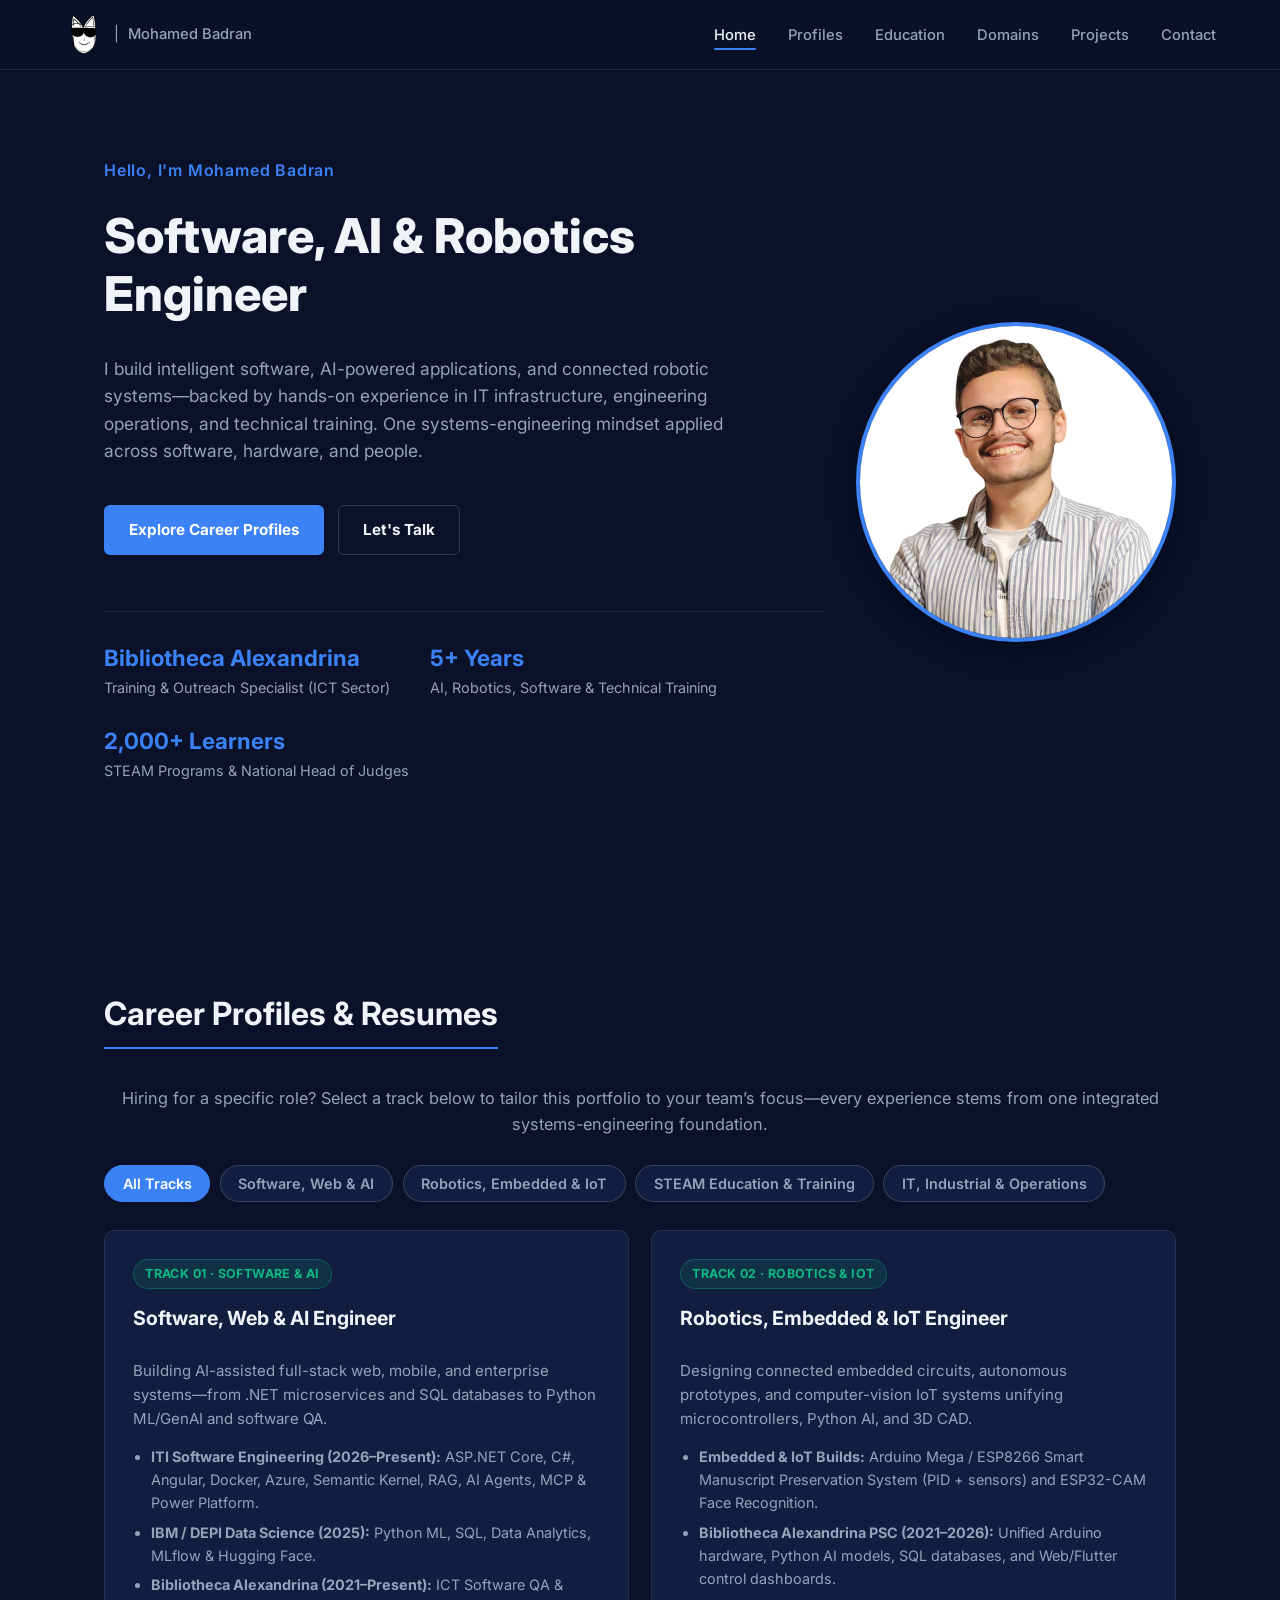
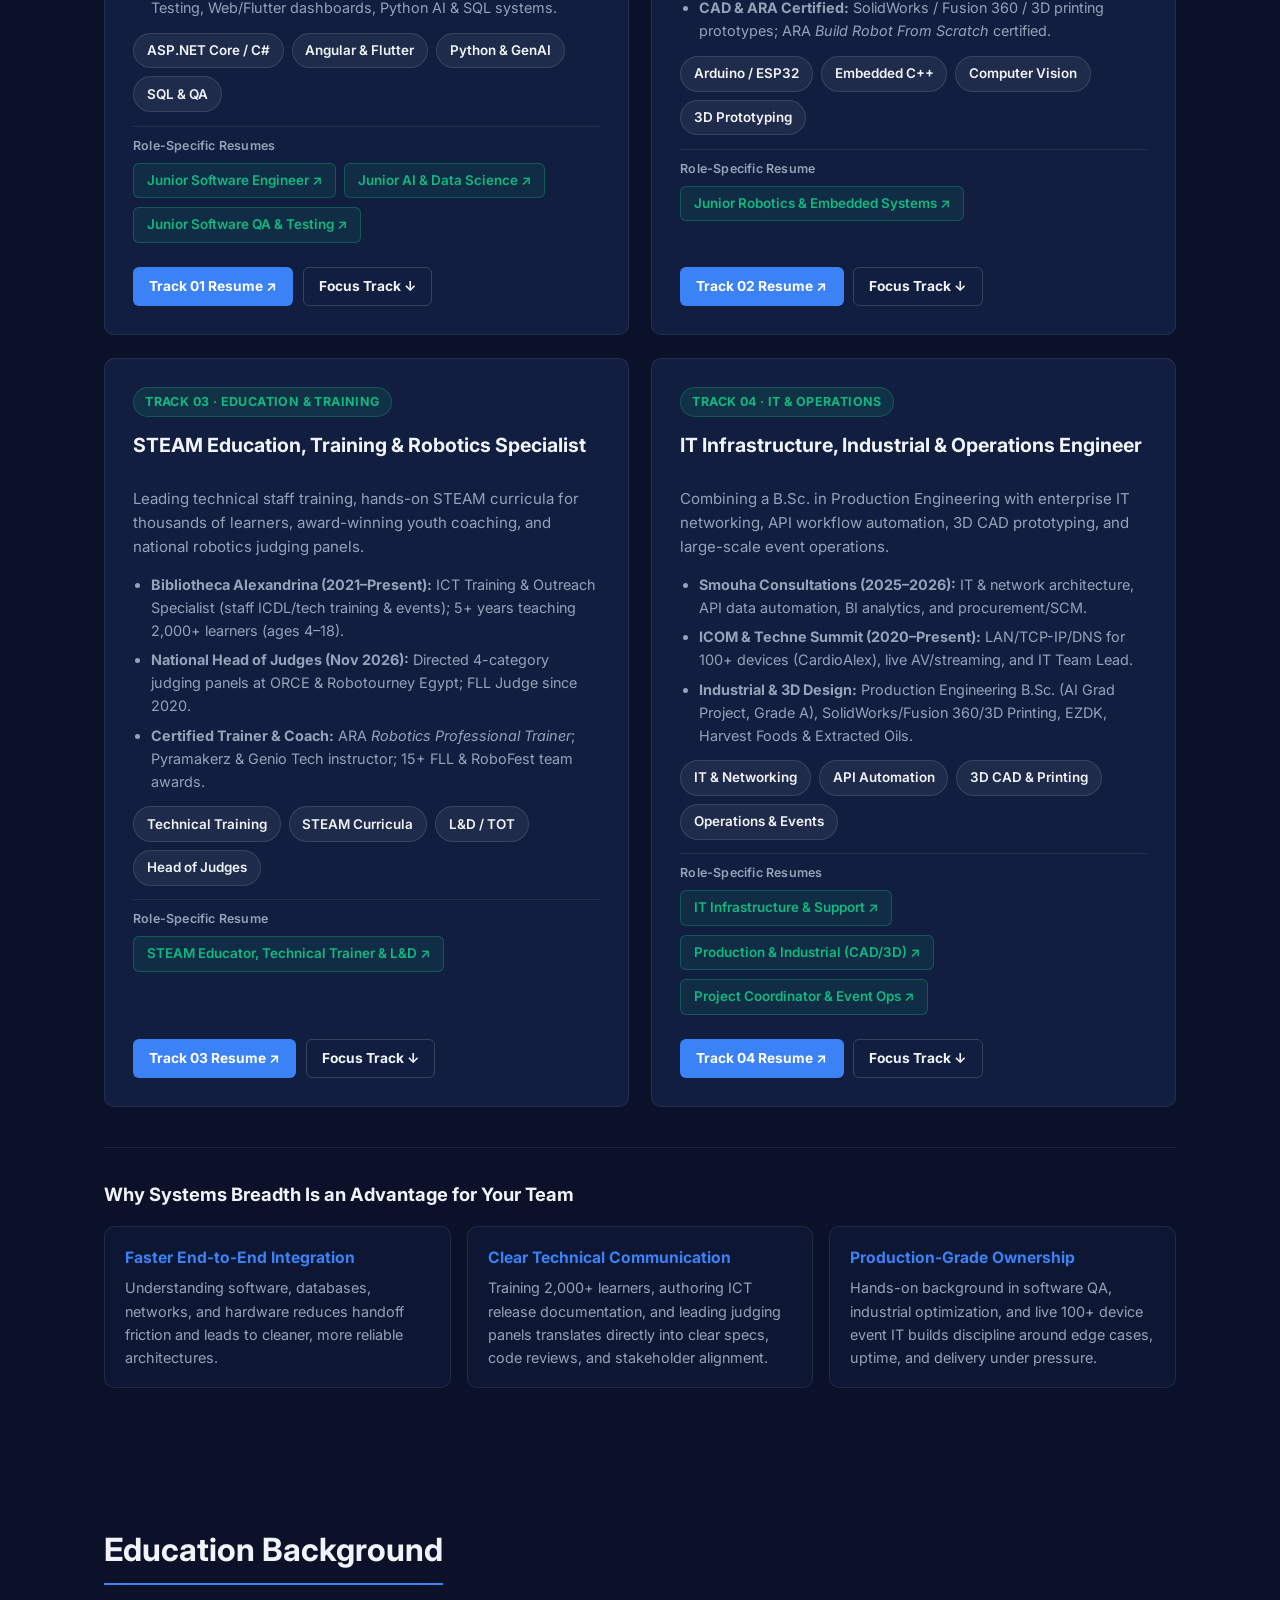
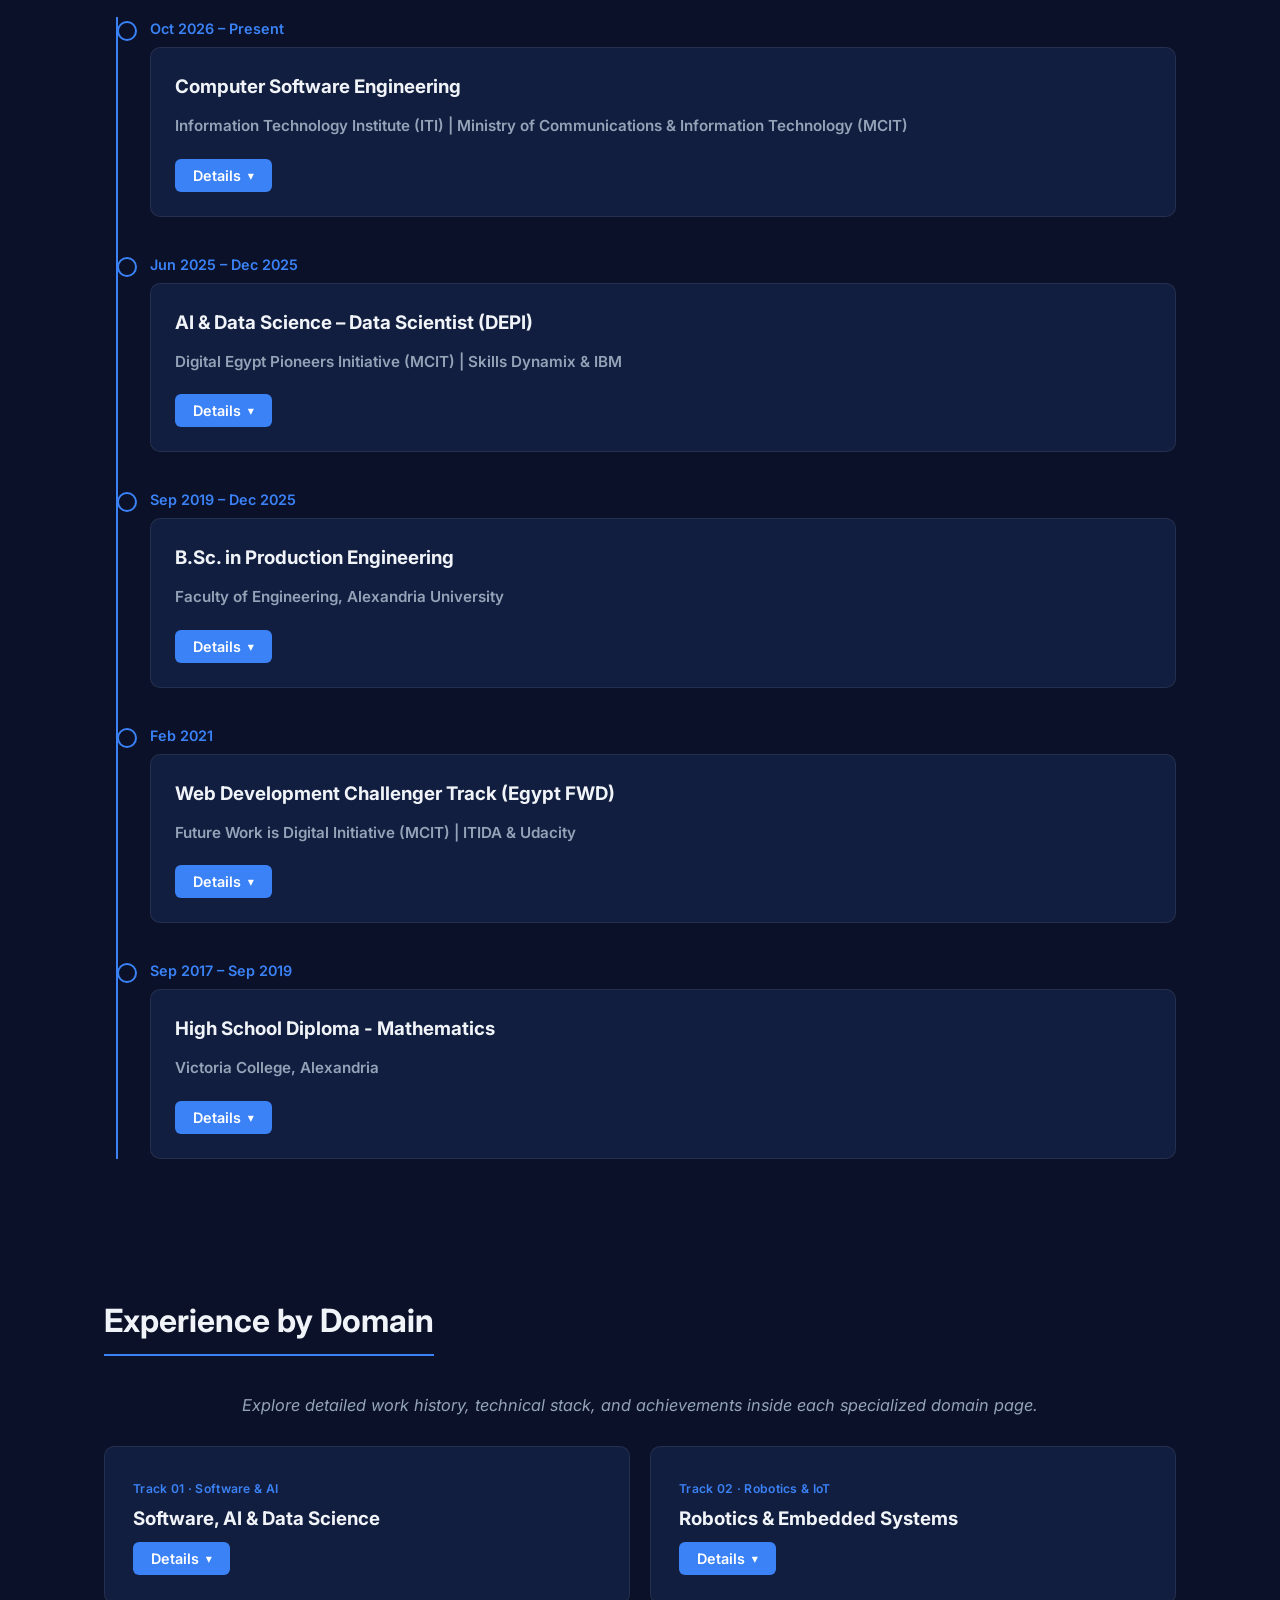
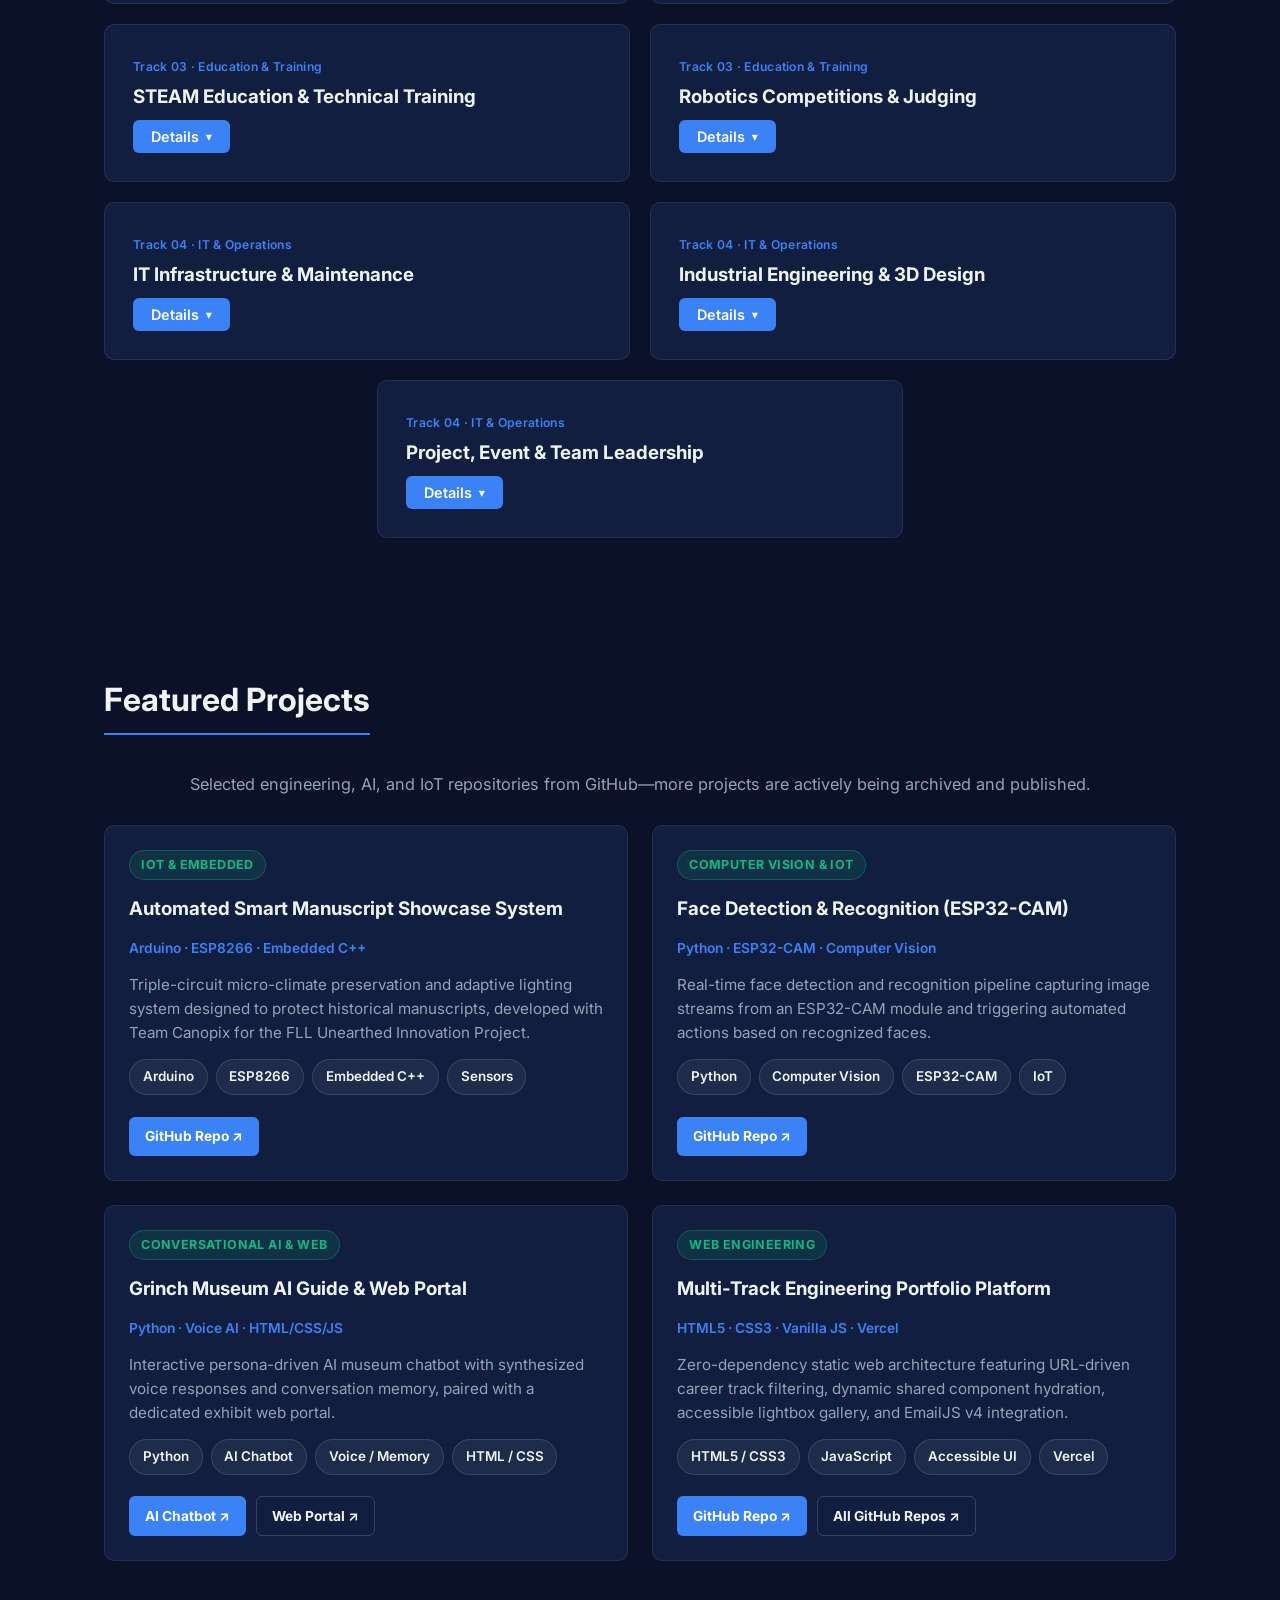
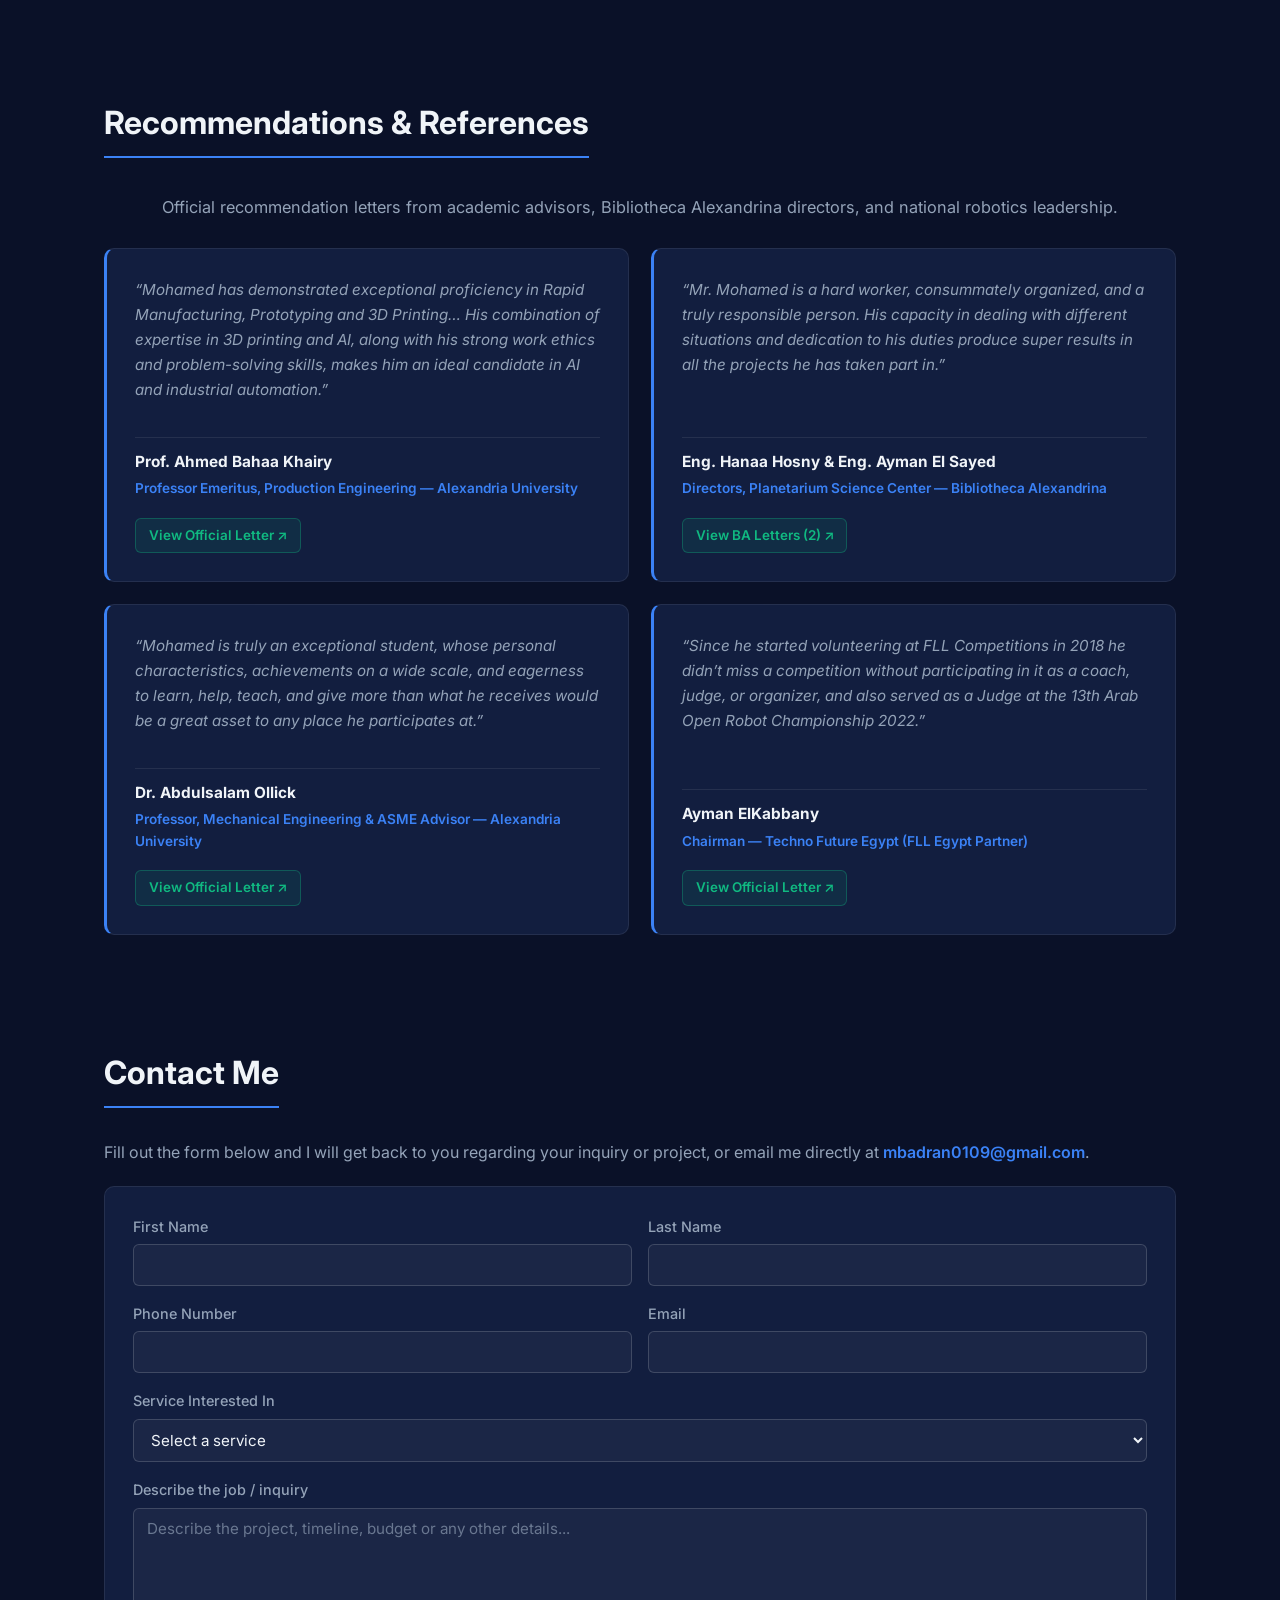
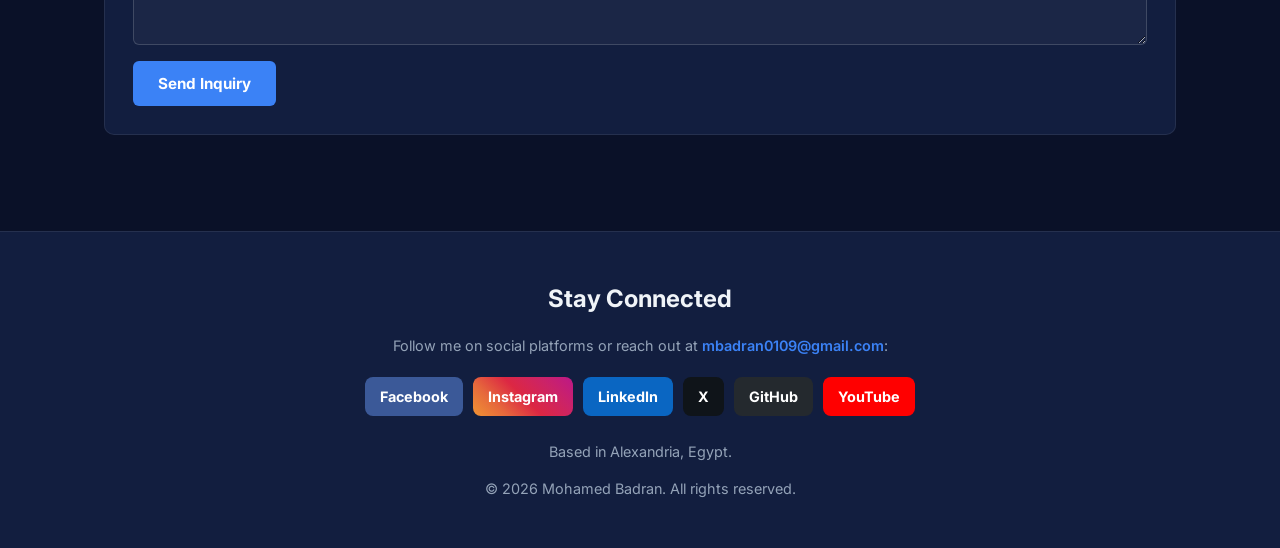
<file: index.html>
<!DOCTYPE html>
<!--
    index.html - Main landing page for Mohamed Badran.
    Supports role-focused views via ?track=software | ?track=robotics | ?track=operations.
    Shared sections (nav, contact form, footer) are hydrated by scripts.shared.js.
-->
<html lang="en">
<head>
    <meta charset="UTF-8">
    <meta name="viewport" content="width=device-width, initial-scale=1.0">
    <title>Mohamed Badran | Software, AI &amp; Robotics Engineer</title>
    <meta name="description" content="Mohamed Badran - Software, AI &amp; Robotics Engineer specializing in full-stack web/app development, AI systems, embedded robotics, technical training, 3D design, and IT infrastructure.">
    <meta property="og:title" content="Mohamed Badran | Software, AI &amp; Robotics Engineer">
    <meta property="og:description" content="Building intelligent software, AI-powered applications, and connected robotic systems—backed by IT infrastructure, operations, and technical education.">
    <meta property="og:image" content="https://mbadran0109.vercel.app/images/MBadran.jpg">
    <meta property="og:url" content="https://mbadran0109.vercel.app/">
    <meta property="og:type" content="website">
    <meta name="twitter:card" content="summary_large_image">
    <link rel="preconnect" href="https://fonts.googleapis.com">
    <link rel="preconnect" href="https://fonts.gstatic.com" crossorigin>
    <link href="https://fonts.googleapis.com/css2?family=Inter:wght@300;400;600;800&display=swap" rel="stylesheet">
    <link rel="stylesheet" href="styles.index.css">
    <link rel="icon" href="images/MBLogo.png" type="image/png">
</head>
<body data-root="." data-page="home">

    <!-- ================= HEADER NAVIGATION (SHARED) ================= -->
    <header data-component="nav"></header>

    <main>
        <!-- ================= HERO SECTION ================= -->
        <section id="home">
            <div class="hero-content">
                <div class="hero-subtitle animate-fade-up" data-animate-delay="0.06s">Hello, I'm Mohamed Badran</div>
                <h1 class="hero-title animate-fade-up" data-animate-delay="0.12s">
                    <span id="hero-role-title" class="hero-title-inner float">Software, AI &amp; Robotics Engineer</span>
                </h1>
                <p id="hero-role-desc" class="hero-desc animate-fade-up" data-animate-delay="0.18s">I build intelligent software, AI-powered applications, and connected robotic systems&mdash;backed by hands-on experience in IT infrastructure, engineering operations, and technical training. One systems-engineering mindset applied across software, hardware, and people.</p>
                <div class="hero-actions animate-fade-up" data-animate-delay="0.22s">
                    <a href="#resumes" class="btn">Explore Career Profiles</a>
                    <a href="#contact" class="btn btn-outline">Let's Talk</a>
                </div>

                <div class="stats-container">
                    <div class="stat-item">
                        <h3>Bibliotheca Alexandrina</h3>
                        <p>Training &amp; Outreach Specialist (ICT Sector)</p>
                    </div>
                    <div class="stat-item">
                        <h3>5+ Years</h3>
                        <p>AI, Robotics, Software &amp; Technical Training</p>
                    </div>
                    <div class="stat-item">
                        <h3>2,000+ Learners</h3>
                        <p>STEAM Programs &amp; National Head of Judges</p>
                    </div>
                </div>
            </div>

            <div class="hero-media">
                <img src="images/MBadran.jpg" alt="Mohamed Badran" class="hero-image" width="320" height="320">
            </div>
        </section>

        <!-- ================= CAREER PROFILES & RESUMES SECTION ================= -->
        <section id="resumes">
            <h2 class="section-title">Career Profiles &amp; Resumes</h2>
            <p class="section-intro animate-fade-up">
                Hiring for a specific role? Select a track below to tailor this portfolio to your team&rsquo;s focus&mdash;every experience stems from one integrated systems-engineering foundation.
            </p>

            <div class="track-tabs" role="tablist" aria-label="Filter portfolio by career track">
                <button type="button" class="track-tab active" role="tab" aria-selected="true" data-track="all">All Tracks</button>
                <button type="button" class="track-tab" role="tab" aria-selected="false" data-track="software">Software, Web &amp; AI</button>
                <button type="button" class="track-tab" role="tab" aria-selected="false" data-track="robotics">Robotics, Embedded &amp; IoT</button>
                <button type="button" class="track-tab" role="tab" aria-selected="false" data-track="education">STEAM Education &amp; Training</button>
                <button type="button" class="track-tab" role="tab" aria-selected="false" data-track="operations">IT, Industrial &amp; Operations</button>
            </div>

            <div class="profiles-grid">
                <article class="card profile-card" data-track-card="software">
                    <span class="profile-badge">Track 01 &middot; Software &amp; AI</span>
                    <h3>Software, Web &amp; AI Engineer</h3>
                    <p class="profile-summary">Building AI-assisted full-stack web, mobile, and enterprise systems&mdash;from .NET microservices and SQL databases to Python ML/GenAI and software QA.</p>
                    <ul class="profile-highlights">
                        <li><strong>ITI Software Engineering (2026&ndash;Present):</strong> ASP.NET Core, C#, Angular, Docker, Azure, Semantic Kernel, RAG, AI Agents, MCP &amp; Power Platform.</li>
                        <li><strong>IBM / DEPI Data Science (2025):</strong> Python ML, SQL, Data Analytics, MLflow &amp; Hugging Face.</li>
                        <li><strong>Bibliotheca Alexandrina (2021&ndash;Present):</strong> ICT Software QA &amp; Testing, Web/Flutter dashboards, Python AI &amp; SQL systems.</li>
                    </ul>
                    <div class="tag-container">
                        <span class="skill-tag">ASP.NET Core / C#</span>
                        <span class="skill-tag">Angular &amp; Flutter</span>
                        <span class="skill-tag">Python &amp; GenAI</span>
                        <span class="skill-tag">SQL &amp; QA</span>
                    </div>
                    <div class="profile-role-resumes">
                        <span class="profile-role-label">Role-Specific Resumes</span>
                        <div class="cert-pill-links">
                            <a class="cert-pill" href="https://drive.google.com/file/d/1bjoqZT9YLXdqfcQsLRxrFeyrJpZrdLh5/view?usp=drive_link" target="_blank" rel="noopener noreferrer">Junior Software Engineer &#8599;</a>
                            <a class="cert-pill" href="https://drive.google.com/file/d/1DbVGVa2RAz6BUq2BUXRcqg1QkY3_GpVz/view?usp=drive_link" target="_blank" rel="noopener noreferrer">Junior AI &amp; Data Science &#8599;</a>
                            <a class="cert-pill" href="https://drive.google.com/file/d/1In_D4XFtIzyplMz3GegrgVeeDjPihiMW/view?usp=drive_link" target="_blank" rel="noopener noreferrer">Junior Software QA &amp; Testing &#8599;</a>
                        </div>
                    </div>
                    <div class="profile-actions">
                        <a href="https://drive.google.com/file/d/10zZP0psRRvS6dORFBYD7WtBvLUNC4D99/view?usp=drive_link" target="_blank" rel="noopener noreferrer" class="btn btn-sm">Track 01 Resume &#8599;</a>
                        <button type="button" class="btn btn-outline btn-sm" data-select-track="software">Focus Track &darr;</button>
                    </div>
                </article>

                <article class="card profile-card" data-track-card="robotics">
                    <span class="profile-badge">Track 02 &middot; Robotics &amp; IoT</span>
                    <h3>Robotics, Embedded &amp; IoT Engineer</h3>
                    <p class="profile-summary">Designing connected embedded circuits, autonomous prototypes, and computer-vision IoT systems unifying microcontrollers, Python AI, and 3D CAD.</p>
                    <ul class="profile-highlights">
                        <li><strong>Embedded &amp; IoT Builds:</strong> Arduino Mega / ESP8266 Smart Manuscript Preservation System (PID + sensors) and ESP32-CAM Face Recognition.</li>
                        <li><strong>Bibliotheca Alexandrina PSC (2021&ndash;2026):</strong> Unified Arduino hardware, Python AI models, SQL databases, and Web/Flutter control dashboards.</li>
                        <li><strong>CAD &amp; ARA Certified:</strong> SolidWorks / Fusion 360 / 3D printing prototypes; ARA <em>Build Robot From Scratch</em> certified.</li>
                    </ul>
                    <div class="tag-container">
                        <span class="skill-tag">Arduino / ESP32</span>
                        <span class="skill-tag">Embedded C++</span>
                        <span class="skill-tag">Computer Vision</span>
                        <span class="skill-tag">3D Prototyping</span>
                    </div>
                    <div class="profile-role-resumes">
                        <span class="profile-role-label">Role-Specific Resume</span>
                        <div class="cert-pill-links">
                            <a class="cert-pill" href="https://drive.google.com/file/d/1nUicRgHneXRJJv4HbrLcwS8jVUj_ptk9/view?usp=drive_link" target="_blank" rel="noopener noreferrer">Junior Robotics &amp; Embedded Systems &#8599;</a>
                        </div>
                    </div>
                    <div class="profile-actions">
                        <a href="https://drive.google.com/file/d/1yG_paj98mcSfEDLUzc-G8CoOAYpAqRGJ/view?usp=drive_link" target="_blank" rel="noopener noreferrer" class="btn btn-sm">Track 02 Resume &#8599;</a>
                        <button type="button" class="btn btn-outline btn-sm" data-select-track="robotics">Focus Track &darr;</button>
                    </div>
                </article>

                <article class="card profile-card" data-track-card="education">
                    <span class="profile-badge">Track 03 &middot; Education &amp; Training</span>
                    <h3>STEAM Education, Training &amp; Robotics Specialist</h3>
                    <p class="profile-summary">Leading technical staff training, hands-on STEAM curricula for thousands of learners, award-winning youth coaching, and national robotics judging panels.</p>
                    <ul class="profile-highlights">
                        <li><strong>Bibliotheca Alexandrina (2021&ndash;Present):</strong> ICT Training &amp; Outreach Specialist (staff ICDL/tech training &amp; events); 5+ years teaching 2,000+ learners (ages 4&ndash;18).</li>
                        <li><strong>National Head of Judges (Nov 2026):</strong> Directed 4-category judging panels at ORCE &amp; Robotourney Egypt; FLL Judge since 2020.</li>
                        <li><strong>Certified Trainer &amp; Coach:</strong> ARA <em>Robotics Professional Trainer</em>; Pyramakerz &amp; Genio Tech instructor; 15+ FLL &amp; RoboFest team awards.</li>
                    </ul>
                    <div class="tag-container">
                        <span class="skill-tag">Technical Training</span>
                        <span class="skill-tag">STEAM Curricula</span>
                        <span class="skill-tag">L&amp;D / TOT</span>
                        <span class="skill-tag">Head of Judges</span>
                    </div>
                    <div class="profile-role-resumes">
                        <span class="profile-role-label">Role-Specific Resume</span>
                        <div class="cert-pill-links">
                            <a class="cert-pill" href="https://drive.google.com/file/d/14rnrxd8QVNsuvX0K0LcT5YJnQzrW7ZVc/view?usp=drive_link" target="_blank" rel="noopener noreferrer">STEAM Educator, Technical Trainer &amp; L&amp;D &#8599;</a>
                        </div>
                    </div>
                    <div class="profile-actions">
                        <a href="https://drive.google.com/file/d/1o0QJ6MZuSd6PGufsxNroRRAJxEr8SRUO/view?usp=drive_link" target="_blank" rel="noopener noreferrer" class="btn btn-sm">Track 03 Resume &#8599;</a>
                        <button type="button" class="btn btn-outline btn-sm" data-select-track="education">Focus Track &darr;</button>
                    </div>
                </article>

                <article class="card profile-card" data-track-card="operations">
                    <span class="profile-badge">Track 04 &middot; IT &amp; Operations</span>
                    <h3>IT Infrastructure, Industrial &amp; Operations Engineer</h3>
                    <p class="profile-summary">Combining a B.Sc. in Production Engineering with enterprise IT networking, API workflow automation, 3D CAD prototyping, and large-scale event operations.</p>
                    <ul class="profile-highlights">
                        <li><strong>Smouha Consultations (2025&ndash;2026):</strong> IT &amp; network architecture, API data automation, BI analytics, and procurement/SCM.</li>
                        <li><strong>ICOM &amp; Techne Summit (2020&ndash;Present):</strong> LAN/TCP-IP/DNS for 100+ devices (CardioAlex), live AV/streaming, and IT Team Lead.</li>
                        <li><strong>Industrial &amp; 3D Design:</strong> Production Engineering B.Sc. (AI Grad Project, Grade A), SolidWorks/Fusion 360/3D Printing, EZDK, Harvest Foods &amp; Extracted Oils.</li>
                    </ul>
                    <div class="tag-container">
                        <span class="skill-tag">IT &amp; Networking</span>
                        <span class="skill-tag">API Automation</span>
                        <span class="skill-tag">3D CAD &amp; Printing</span>
                        <span class="skill-tag">Operations &amp; Events</span>
                    </div>
                    <div class="profile-role-resumes">
                        <span class="profile-role-label">Role-Specific Resumes</span>
                        <div class="cert-pill-links">
                            <a class="cert-pill" href="https://drive.google.com/file/d/16r4pRje00Qm-qnY_d8s-7p57Js4tmRUk/view?usp=drive_link" target="_blank" rel="noopener noreferrer">IT Infrastructure &amp; Support &#8599;</a>
                            <a class="cert-pill" href="https://drive.google.com/file/d/1YdWEyNdBwLVRrK7EwEmlhtqfCNXAC9aZ/view?usp=drive_link" target="_blank" rel="noopener noreferrer">Production &amp; Industrial (CAD/3D) &#8599;</a>
                            <a class="cert-pill" href="https://drive.google.com/file/d/1z0d5w9HHd7Ner6cENqg0w3XHz1gNpldc/view?usp=drive_link" target="_blank" rel="noopener noreferrer">Project Coordinator &amp; Event Ops &#8599;</a>
                        </div>
                    </div>
                    <div class="profile-actions">
                        <a href="https://drive.google.com/file/d/1W12ZxApw5Vp_v9GlfpfckL09FTS4JElH/view?usp=drive_link" target="_blank" rel="noopener noreferrer" class="btn btn-sm">Track 04 Resume &#8599;</a>
                        <button type="button" class="btn btn-outline btn-sm" data-select-track="operations">Focus Track &darr;</button>
                    </div>
                </article>
            </div>

            <div class="strengths-strip animate-fade-up">
                <h3 class="strengths-heading">Why Systems Breadth Is an Advantage for Your Team</h3>
                <div class="strengths-grid">
                    <div class="strength-item">
                        <h4>Faster End-to-End Integration</h4>
                        <p>Understanding software, databases, networks, and hardware reduces handoff friction and leads to cleaner, more reliable architectures.</p>
                    </div>
                    <div class="strength-item">
                        <h4>Clear Technical Communication</h4>
                        <p>Training 2,000+ learners, authoring ICT release documentation, and leading judging panels translates directly into clear specs, code reviews, and stakeholder alignment.</p>
                    </div>
                    <div class="strength-item">
                        <h4>Production-Grade Ownership</h4>
                        <p>Hands-on background in software QA, industrial optimization, and live 100+ device event IT builds discipline around edge cases, uptime, and delivery under pressure.</p>
                    </div>
                </div>
            </div>
        </section>

        <!-- ================= EDUCATION SECTION ================= -->
        <section id="education">
            <h2 class="section-title">Education Background</h2>
            <div class="timeline">
                <div class="timeline-item animate-fade-up">
                    <div class="timeline-date">Oct 2026 &ndash; Present</div>
                    <div class="card timeline-card">
                        <h3 class="timeline-role">Computer Software Engineering</h3>
                        <p class="timeline-org">Information Technology Institute (ITI) | Ministry of Communications &amp; Information Technology (MCIT)</p>
                        <div class="timeline-controls">
                            <button type="button" class="toggle-btn" aria-expanded="false">Details</button>
                        </div>
                        <div class="timeline-body">
                            <p>Intensive training focused on building AI-assisted enterprise systems on the Microsoft ecosystem:</p>
                            <ul class="timeline-list">
                                <li><strong>Backend &amp; Microservices:</strong> ASP.NET Core, C#, C++, Web APIs, gRPC, Entity Framework Core, SQL Server, applying SOLID principles, DDD, Event-Driven Architecture, and TDD.</li>
                                <li><strong>Frontend &amp; Cloud Deployment:</strong> Full-stack integration using Angular, Docker containerization, and Azure cloud infrastructure.</li>
                                <li><strong>Native Generative AI:</strong> Enterprise AI feature integration using Semantic Kernel, RAG, AI Agents, Model Context Protocol (MCP), and n8n automation.</li>
                                <li><strong>Microsoft Power Platform:</strong> Dynamics 365 CRM customization and Power BI enterprise intelligence.</li>
                            </ul>
                            <p>Targeting roles in .NET Full-Stack Development, Web API/Microservices, and Power Platform/AI Application Integration.</p>
                        </div>
                    </div>
                </div>

                <div class="timeline-item animate-fade-up" data-animate-delay="0.08s">
                    <div class="timeline-date">Jun 2025 &ndash; Dec 2025</div>
                    <div class="card timeline-card">
                        <h3 class="timeline-role">AI &amp; Data Science &ndash; Data Scientist (DEPI)</h3>
                        <p class="timeline-org">Digital Egypt Pioneers Initiative (MCIT) | Skills Dynamix &amp; IBM</p>
                        <div class="timeline-controls">
                            <button type="button" class="toggle-btn" aria-expanded="false">Details</button>
                        </div>
                        <div class="timeline-body">
                            <p>Sponsored by the Ministry of Communications and Information Technology (MCIT) and designed by IBM, this specialization equips data scientists with the skills and tools to help businesses derive value from their data&mdash;mining data for drivers of past and future performance, opportunities for new revenue, methods to increase efficiency, ways to improve the customer experience, and other critical business insights.</p>
                            <p><strong>Graduation Project:</strong> Employee Attrition, Prediction, and Analysis.</p>
                            <p class="timeline-subhead">Courses</p>
                            <ul class="timeline-list">
                                <li>Prompt Engineering</li>
                                <li>What is Data Science?</li>
                                <li>Tools for Data Science</li>
                                <li>Data Science Methodology</li>
                                <li>Python for Data Science, AI &amp; Development</li>
                                <li>Python Project for Data Science</li>
                                <li>Databases and SQL for Data Science with Python</li>
                                <li>Data Analysis with Python</li>
                                <li>Data Visualization with Python</li>
                                <li>Machine Learning with Python</li>
                                <li>MLOps Tools, MLflow and Hugging Face</li>
                                <li>Capstone Project</li>
                            </ul>
                            <div class="cert-pill-links">
                                <a class="cert-pill" href="https://drive.google.com/file/d/1WE6mOr9u4VUbef_rBD4cjRmD2JOjaFgp/view?usp=drive_link" target="_blank" rel="noopener noreferrer">View MCIT / DEPI Certificate &#8599;</a>
                            </div>
                        </div>
                    </div>
                </div>

                <div class="timeline-item animate-fade-up" data-animate-delay="0.14s">
                    <div class="timeline-date">Sep 2019 &ndash; Dec 2025</div>
                    <div class="card timeline-card">
                        <h3 class="timeline-role">B.Sc. in Production Engineering</h3>
                        <p class="timeline-org">Faculty of Engineering, Alexandria University</p>
                        <div class="timeline-controls">
                            <button type="button" class="toggle-btn" aria-expanded="false">Details</button>
                        </div>
                        <div class="timeline-body">
                            <p><strong>Program &amp; CGPA:</strong> Fall 2025 &middot; Cumulative GPA: 2.71 / 4.0 (B-)</p>
                            <p class="timeline-subhead">Graduation Project: Artificial Intelligence Models in Industrial Aspects (Grade: A)</p>
                            <p>Engineered machine learning and optimization models to automate decision-making across three critical manufacturing and lifecycle domains:</p>
                            <ul class="timeline-list">
                                <li><strong>Cost Estimation:</strong> Developed predictive regression models to forecast production and material costs accurately, minimizing budgetary variance during early design stages.</li>
                                <li><strong>Product Development &amp; Lifecycle Management:</strong> Applied AI frameworks to accelerate iterative design validation and streamline end-to-end product lifecycle workflows.</li>
                                <li><strong>Maintenance Planning:</strong> Implemented predictive maintenance algorithms to evaluate equipment degradation, optimize downtime schedules, and prevent unscheduled operational failures.</li>
                            </ul>
                            <div class="cert-pill-links">
                                <a class="cert-pill" href="https://drive.google.com/file/d/1WFb8G_qra2mXpNFmKOVw5JzoExkiuays/view?usp=drive_link" target="_blank" rel="noopener noreferrer">View B.Sc. Graduation Certificate &#8599;</a>
                            </div>
                        </div>
                    </div>
                </div>

                <div class="timeline-item animate-fade-up" data-animate-delay="0.16s">
                    <div class="timeline-date">Feb 2021</div>
                    <div class="card timeline-card">
                        <h3 class="timeline-role">Web Development Challenger Track (Egypt FWD)</h3>
                        <p class="timeline-org">Future Work is Digital Initiative (MCIT) | ITIDA &amp; Udacity</p>
                        <div class="timeline-controls">
                            <button type="button" class="toggle-btn" aria-expanded="false">Details</button>
                        </div>
                        <div class="timeline-body">
                            <p>National digital skills scholarship sponsored by the <strong>Ministry of Communications and Information Technology (MCIT)</strong> in partnership with <strong>ITIDA</strong> and <strong>Udacity</strong>.</p>
                            <p><strong>Core Focus:</strong> Front-end web development fundamentals (HTML, CSS, responsive web pages), CMS workflows, and digital freelancing foundations. <em>(Credential ID: YJGKDJGT)</em></p>
                            <div class="cert-pill-links">
                                <a class="cert-pill" href="https://drive.google.com/file/d/1JL60xD-2Jr52aYmdZdFVDFLJTQpQgJY6/view?usp=drive_link" target="_blank" rel="noopener noreferrer">View Egypt FWD / Udacity Certificate &#8599;</a>
                            </div>
                        </div>
                    </div>
                </div>

                <div class="timeline-item animate-fade-up" data-animate-delay="0.18s">
                    <div class="timeline-date">Sep 2017 &ndash; Sep 2019</div>
                    <div class="card timeline-card">
                        <h3 class="timeline-role">High School Diploma - Mathematics</h3>
                        <p class="timeline-org">Victoria College, Alexandria</p>
                        <div class="timeline-controls">
                            <button type="button" class="toggle-btn" aria-expanded="false">Details</button>
                        </div>
                        <div class="timeline-body">
                            <p><strong>Mathematical Science Division</strong></p>
                            <p><strong>Grade:</strong> 94.4% (387/410)</p>
                        </div>
                    </div>
                </div>
            </div>
        </section>

        <!-- ================= EXPERIENCE BY DOMAIN SECTION ================= -->
        <section id="services">
            <h2 class="section-title">Experience by Domain</h2>
            <p class="section-intro animate-fade-up">
                <em>Explore detailed work history, technical stack, and achievements inside each specialized domain page.</em>
            </p>

            <div id="domain-filter-bar" class="domain-filter-bar" hidden>
                <span>Filtered for: <strong id="domain-filter-label">All Tracks</strong></span>
                <button type="button" id="domain-filter-reset" class="btn btn-outline btn-sm">Show All 7 Domains</button>
            </div>

            <div class="services-grid">
                <div class="service-card card" data-slug="software-ai" data-tracks="software robotics">
                    <span class="domain-track-label">Track 01 &middot; Software &amp; AI</span>
                    <h3>Software, AI &amp; Data Science</h3>
                    <div class="service-controls">
                        <button type="button" class="toggle-btn" aria-expanded="false">Details</button>
                    </div>
                    <div class="service-body">
                        <p>Full-stack web and mobile apps, .NET &amp; Python backends, Generative AI/ML systems, SQL databases, and software QA testing.</p>
                        <div class="tag-container"><span class="skill-tag">Full-Stack</span><span class="skill-tag">AI &amp; Data Science</span><span class="skill-tag">QA &amp; Testing</span></div>
                        <a class="more-btn" href="services/software-ai/index.html">View Experience &rarr;</a>
                    </div>
                </div>

                <div class="service-card card" data-slug="robotics-embedded" data-tracks="robotics software education">
                    <span class="domain-track-label">Track 02 &middot; Robotics &amp; IoT</span>
                    <h3>Robotics &amp; Embedded Systems</h3>
                    <div class="service-controls">
                        <button type="button" class="toggle-btn" aria-expanded="false">Details</button>
                    </div>
                    <div class="service-body">
                        <p>Arduino &amp; embedded circuits unified with Python AI autonomy and Web/Flutter IoT control dashboards for real-world robotic systems.</p>
                        <div class="tag-container"><span class="skill-tag">Embedded &amp; IoT</span><span class="skill-tag">Electronics</span><span class="skill-tag">Mechatronics</span></div>
                        <a class="more-btn" href="services/robotics-embedded/index.html">View Experience &rarr;</a>
                    </div>
                </div>

                <div class="service-card card" data-slug="steam-education" data-tracks="education">
                    <span class="domain-track-label">Track 03 &middot; Education &amp; Training</span>
                    <h3>STEAM Education &amp; Technical Training</h3>
                    <div class="service-controls">
                        <button type="button" class="toggle-btn" aria-expanded="false">Details</button>
                    </div>
                    <div class="service-body">
                        <p>ICT staff training &amp; capacity building, hands-on robotics and programming curricula for 2,000+ learners (ages 4&ndash;18), and competitive youth team coaching.</p>
                        <div class="tag-container"><span class="skill-tag">Technical Training</span><span class="skill-tag">Curriculum Design</span><span class="skill-tag">Coaching</span></div>
                        <a class="more-btn" href="services/steam-education/index.html">View Experience &rarr;</a>
                    </div>
                </div>

                <div class="service-card card" data-slug="competitions-judging" data-tracks="education robotics">
                    <span class="domain-track-label">Track 03 &middot; Education &amp; Training</span>
                    <h3>Robotics Competitions &amp; Judging</h3>
                    <div class="service-controls">
                        <button type="button" class="toggle-btn" aria-expanded="false">Details</button>
                    </div>
                    <div class="service-body">
                        <p>Active since 2017 across national and international championships&mdash;serving as Head of Judges (ORCE, Robotourney Egypt), FLL Technical Judge, and award-winning coach.</p>
                        <div class="tag-container"><span class="skill-tag">Head of Judges</span><span class="skill-tag">Technical Judging</span><span class="skill-tag">Competition Ops</span></div>
                        <a class="more-btn" href="services/competitions-judging/index.html">View Experience &rarr;</a>
                    </div>
                </div>

                <div class="service-card card" data-slug="it-infrastructure" data-tracks="operations software">
                    <span class="domain-track-label">Track 04 &middot; IT &amp; Operations</span>
                    <h3>IT Infrastructure &amp; Maintenance</h3>
                    <div class="service-controls">
                        <button type="button" class="toggle-btn" aria-expanded="false">Details</button>
                    </div>
                    <div class="service-body">
                        <p>LAN/TCP-IP/DNS network architecture for 100+ devices, API workflow automation, live AV/broadcasting systems, and real-time hardware troubleshooting.</p>
                        <div class="tag-container"><span class="skill-tag">Network Admin</span><span class="skill-tag">API Automation</span><span class="skill-tag">Hardware &amp; AV</span></div>
                        <a class="more-btn" href="services/it-infrastructure/index.html">View Experience &rarr;</a>
                    </div>
                </div>

                <div class="service-card card" data-slug="industrial-3d" data-tracks="operations robotics">
                    <span class="domain-track-label">Track 04 &middot; IT &amp; Operations</span>
                    <h3>Industrial Engineering &amp; 3D Design</h3>
                    <div class="service-controls">
                        <button type="button" class="toggle-btn" aria-expanded="false">Details</button>
                    </div>
                    <div class="service-body">
                        <p>Process optimization, supply chain &amp; BI analytics, quality control, and rapid prototyping using SolidWorks, AutoCAD, Fusion 360, and 3D printing.</p>
                        <div class="tag-container"><span class="skill-tag">Process Optimization</span><span class="skill-tag">SolidWorks / CAD</span><span class="skill-tag">3D Printing</span></div>
                        <a class="more-btn" href="services/industrial-3d/index.html">View Experience &rarr;</a>
                    </div>
                </div>

                <div class="service-card card" data-slug="project-leadership" data-tracks="operations education">
                    <span class="domain-track-label">Track 04 &middot; IT &amp; Operations</span>
                    <h3>Project, Event &amp; Team Leadership</h3>
                    <div class="service-controls">
                        <button type="button" class="toggle-btn" aria-expanded="false">Details</button>
                    </div>
                    <div class="service-body">
                        <p>Leading ICT outreach events, national judging panels, cross-functional tech teams (Techne Summit IT Team Lead, ASME Egypt Rep), and TOT soft-skills training.</p>
                        <div class="tag-container"><span class="skill-tag">Team Leadership</span><span class="skill-tag">Event Operations</span><span class="skill-tag">TOT Training</span></div>
                        <a class="more-btn" href="services/project-leadership/index.html">View Experience &rarr;</a>
                    </div>
                </div>
            </div>
        </section>

        <!-- ================= FEATURED PROJECTS SECTION ================= -->
        <section id="projects">
            <h2 class="section-title">Featured Projects</h2>
            <p class="section-intro animate-fade-up">
                Selected engineering, AI, and IoT repositories from GitHub&mdash;more projects are actively being archived and published.
            </p>
            <div class="projects-grid">
                <article class="card project-card" data-tracks="robotics education operations">
                    <div class="project-content">
                        <span class="profile-badge">IoT &amp; Embedded</span>
                        <h3>Automated Smart Manuscript Showcase System</h3>
                        <div class="project-meta">Arduino &middot; ESP8266 &middot; Embedded C++</div>
                        <p>Triple-circuit micro-climate preservation and adaptive lighting system designed to protect historical manuscripts, developed with Team Canopix for the FLL Unearthed Innovation Project.</p>
                        <div class="tag-container">
                            <span class="skill-tag">Arduino</span>
                            <span class="skill-tag">ESP8266</span>
                            <span class="skill-tag">Embedded C++</span>
                            <span class="skill-tag">Sensors</span>
                        </div>
                        <div class="project-links">
                            <a href="https://github.com/mbadran0109/AutomatedSmartManuscriptShowcaseSystem" target="_blank" rel="noopener noreferrer" class="btn btn-sm">GitHub Repo &#8599;</a>
                        </div>
                    </div>
                </article>

                <article class="card project-card" data-tracks="software robotics">
                    <div class="project-content">
                        <span class="profile-badge">Computer Vision &amp; IoT</span>
                        <h3>Face Detection &amp; Recognition (ESP32-CAM)</h3>
                        <div class="project-meta">Python &middot; ESP32-CAM &middot; Computer Vision</div>
                        <p>Real-time face detection and recognition pipeline capturing image streams from an ESP32-CAM module and triggering automated actions based on recognized faces.</p>
                        <div class="tag-container">
                            <span class="skill-tag">Python</span>
                            <span class="skill-tag">Computer Vision</span>
                            <span class="skill-tag">ESP32-CAM</span>
                            <span class="skill-tag">IoT</span>
                        </div>
                        <div class="project-links">
                            <a href="https://github.com/mbadran0109/FaceDetectionESP32" target="_blank" rel="noopener noreferrer" class="btn btn-sm">GitHub Repo &#8599;</a>
                        </div>
                    </div>
                </article>

                <article class="card project-card" data-tracks="software education">
                    <div class="project-content">
                        <span class="profile-badge">Conversational AI &amp; Web</span>
                        <h3>Grinch Museum AI Guide &amp; Web Portal</h3>
                        <div class="project-meta">Python &middot; Voice AI &middot; HTML/CSS/JS</div>
                        <p>Interactive persona-driven AI museum chatbot with synthesized voice responses and conversation memory, paired with a dedicated exhibit web portal.</p>
                        <div class="tag-container">
                            <span class="skill-tag">Python</span>
                            <span class="skill-tag">AI Chatbot</span>
                            <span class="skill-tag">Voice / Memory</span>
                            <span class="skill-tag">HTML / CSS</span>
                        </div>
                        <div class="project-links">
                            <a href="https://github.com/mbadran0109/Grinch-Museum-AI-Chatbot" target="_blank" rel="noopener noreferrer" class="btn btn-sm">AI Chatbot &#8599;</a>
                            <a href="https://github.com/mbadran0109/Grinch-Museum-Website" target="_blank" rel="noopener noreferrer" class="btn btn-outline btn-sm">Web Portal &#8599;</a>
                        </div>
                    </div>
                </article>

                <article class="card project-card" data-tracks="software operations">
                    <div class="project-content">
                        <span class="profile-badge">Web Engineering</span>
                        <h3>Multi-Track Engineering Portfolio Platform</h3>
                        <div class="project-meta">HTML5 &middot; CSS3 &middot; Vanilla JS &middot; Vercel</div>
                        <p>Zero-dependency static web architecture featuring URL-driven career track filtering, dynamic shared component hydration, accessible lightbox gallery, and EmailJS v4 integration.</p>
                        <div class="tag-container">
                            <span class="skill-tag">HTML5 / CSS3</span>
                            <span class="skill-tag">JavaScript</span>
                            <span class="skill-tag">Accessible UI</span>
                            <span class="skill-tag">Vercel</span>
                        </div>
                        <div class="project-links">
                            <a href="https://github.com/mbadran0109/PortofolioWebsite" target="_blank" rel="noopener noreferrer" class="btn btn-sm">GitHub Repo &#8599;</a>
                            <a href="https://github.com/mbadran0109?tab=repositories" target="_blank" rel="noopener noreferrer" class="btn btn-outline btn-sm">All GitHub Repos &#8599;</a>
                        </div>
                    </div>
                </article>
            </div>
        </section>

        <!-- ================= RECOMMENDATIONS SECTION ================= -->
        <section id="recommendations">
            <h2 class="section-title">Recommendations &amp; References</h2>
            <p class="section-intro animate-fade-up">
                Official recommendation letters from academic advisors, Bibliotheca Alexandrina directors, and national robotics leadership.
            </p>
            <div class="recs-grid">
                <article class="card rec-card">
                    <p class="rec-quote">&ldquo;Mohamed has demonstrated exceptional proficiency in Rapid Manufacturing, Prototyping and 3D Printing&hellip; His combination of expertise in 3D printing and AI, along with his strong work ethics and problem-solving skills, makes him an ideal candidate in AI and industrial automation.&rdquo;</p>
                    <div class="rec-footer">
                        <span class="rec-author">Prof. Ahmed Bahaa Khairy</span>
                        <span class="rec-role">Professor Emeritus, Production Engineering &mdash; Alexandria University</span>
                        <div class="cert-pill-links">
                            <a class="cert-pill" href="https://drive.google.com/file/d/1HXZ9_4B18CUHXA5n9LqaagUyhOuRxP8X/view?usp=drive_link" target="_blank" rel="noopener noreferrer">View Official Letter &#8599;</a>
                        </div>
                    </div>
                </article>

                <article class="card rec-card">
                    <p class="rec-quote">&ldquo;Mr. Mohamed is a hard worker, consummately organized, and a truly responsible person. His capacity in dealing with different situations and dedication to his duties produce super results in all the projects he has taken part in.&rdquo;</p>
                    <div class="rec-footer">
                        <span class="rec-author">Eng. Hanaa Hosny &amp; Eng. Ayman El Sayed</span>
                        <span class="rec-role">Directors, Planetarium Science Center &mdash; Bibliotheca Alexandrina</span>
                        <div class="cert-pill-links">
                            <a class="cert-pill" href="https://drive.google.com/file/d/1Fj-xzEsyARtWbZiM-CWdmn4gqGn-UM1M/view?usp=drive_link" target="_blank" rel="noopener noreferrer">View BA Letters (2) &#8599;</a>
                        </div>
                    </div>
                </article>

                <article class="card rec-card">
                    <p class="rec-quote">&ldquo;Mohamed is truly an exceptional student, whose personal characteristics, achievements on a wide scale, and eagerness to learn, help, teach, and give more than what he receives would be a great asset to any place he participates at.&rdquo;</p>
                    <div class="rec-footer">
                        <span class="rec-author">Dr. Abdulsalam Ollick</span>
                        <span class="rec-role">Professor, Mechanical Engineering &amp; ASME Advisor &mdash; Alexandria University</span>
                        <div class="cert-pill-links">
                            <a class="cert-pill" href="https://drive.google.com/file/d/1Gn_Y2HgFNoop-cCN3r4q7uUMdsAr1EOn/view?usp=drive_link" target="_blank" rel="noopener noreferrer">View Official Letter &#8599;</a>
                        </div>
                    </div>
                </article>

                <article class="card rec-card">
                    <p class="rec-quote">&ldquo;Since he started volunteering at FLL Competitions in 2018 he didn&rsquo;t miss a competition without participating in it as a coach, judge, or organizer, and also served as a Judge at the 13th Arab Open Robot Championship 2022.&rdquo;</p>
                    <div class="rec-footer">
                        <span class="rec-author">Ayman ElKabbany</span>
                        <span class="rec-role">Chairman &mdash; Techno Future Egypt (FLL Egypt Partner)</span>
                        <div class="cert-pill-links">
                            <a class="cert-pill" href="https://drive.google.com/file/d/1Gt76ZR_dYfXHtY8MDQ5b1T9nimfaq1Bl/view?usp=drive_link" target="_blank" rel="noopener noreferrer">View Official Letter &#8599;</a>
                        </div>
                    </div>
                </article>
            </div>
        </section>

        <!-- ================= CONTACT FORM (SHARED) ================= -->
        <section id="contact" class="contact-section" data-component="contact"></section>
    </main>

    <!-- ================= FOOTER (SHARED) ================= -->
    <footer data-component="footer"></footer>

    <script src="scripts.shared.js" defer></script>
</body>
</html>
</file>
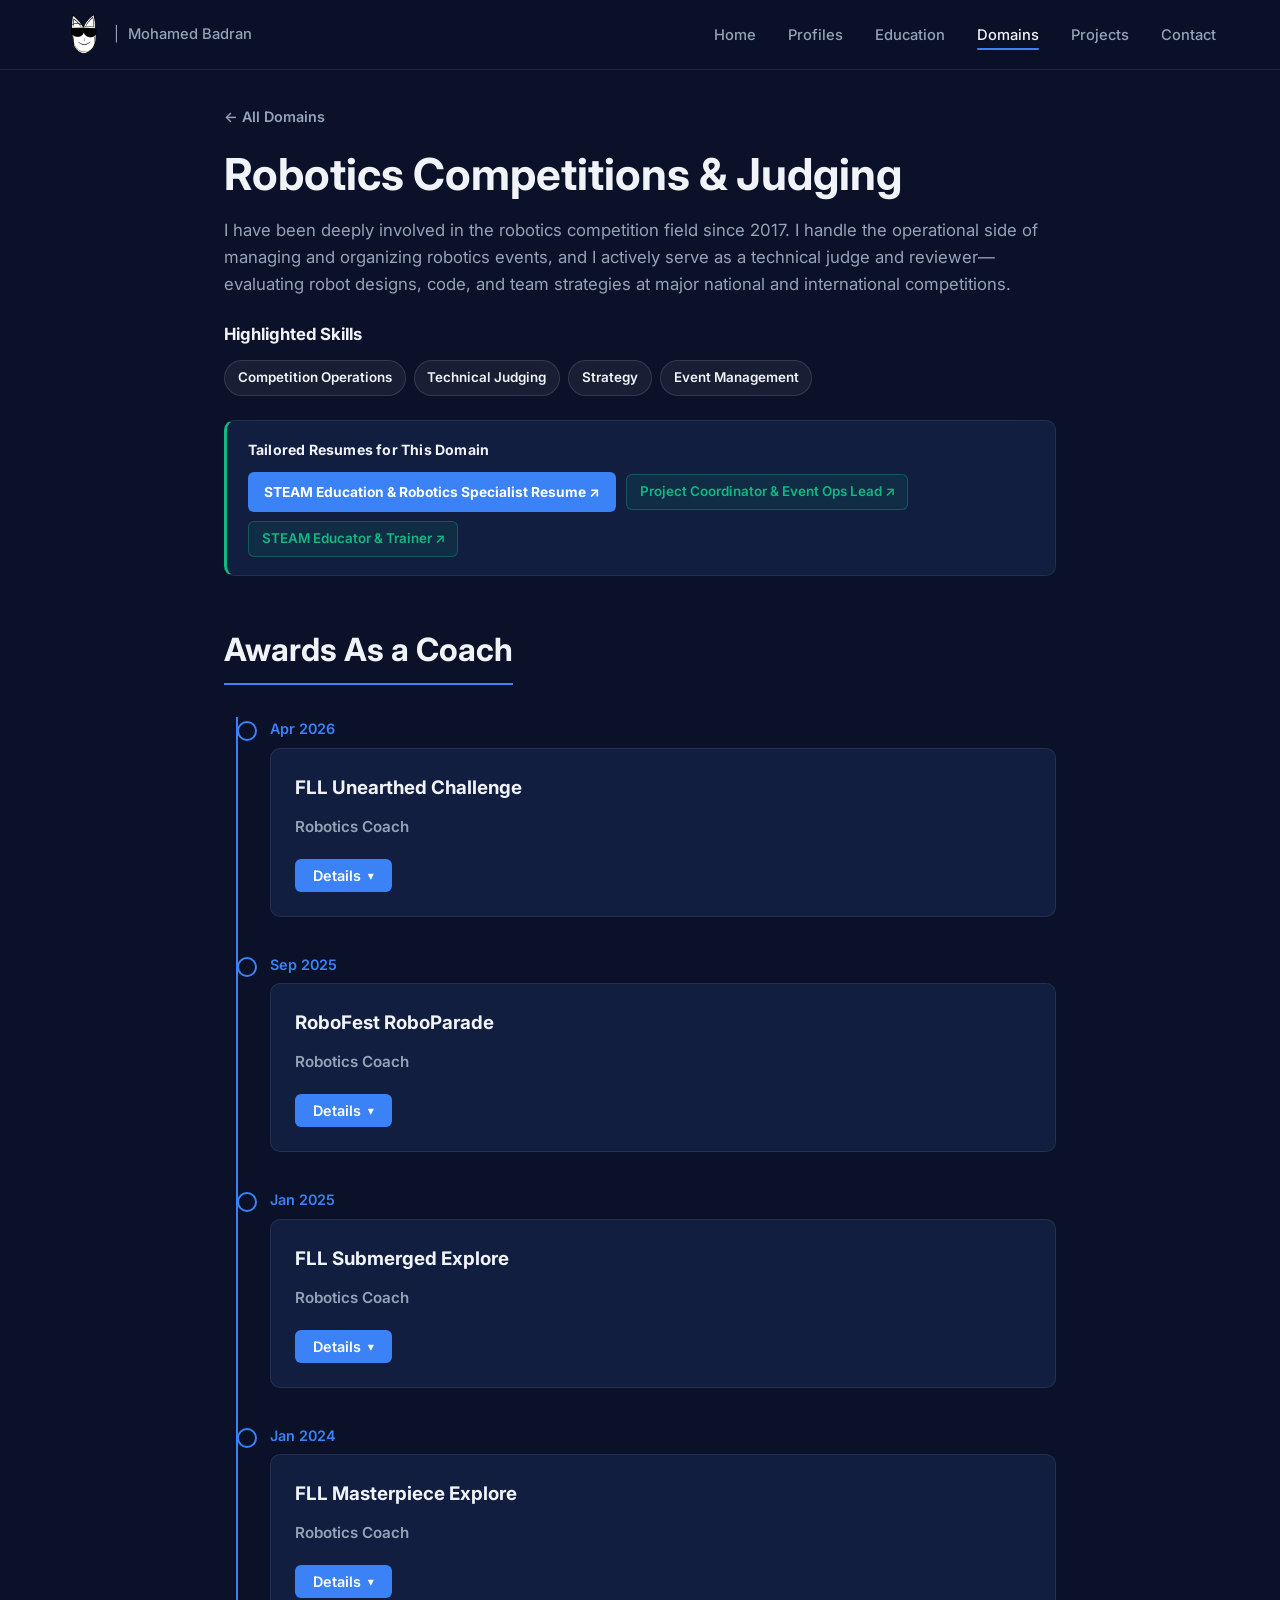
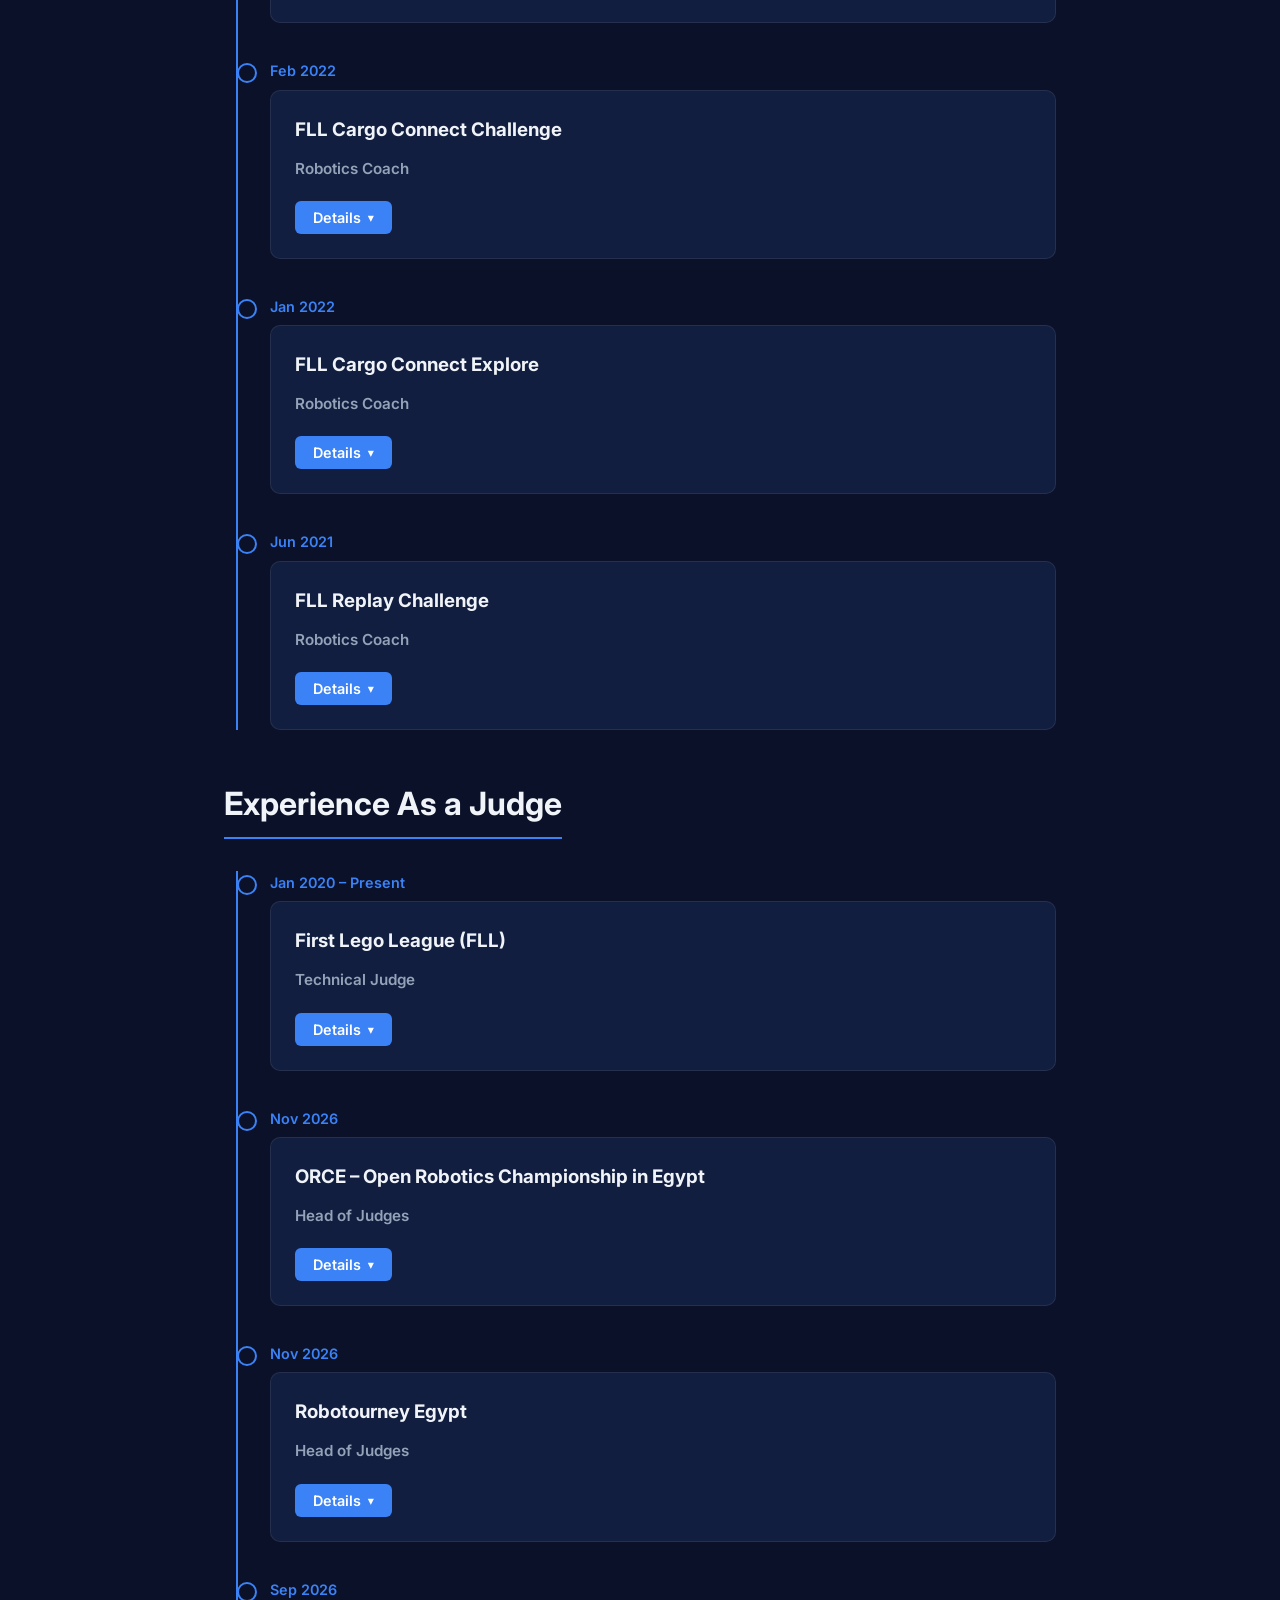
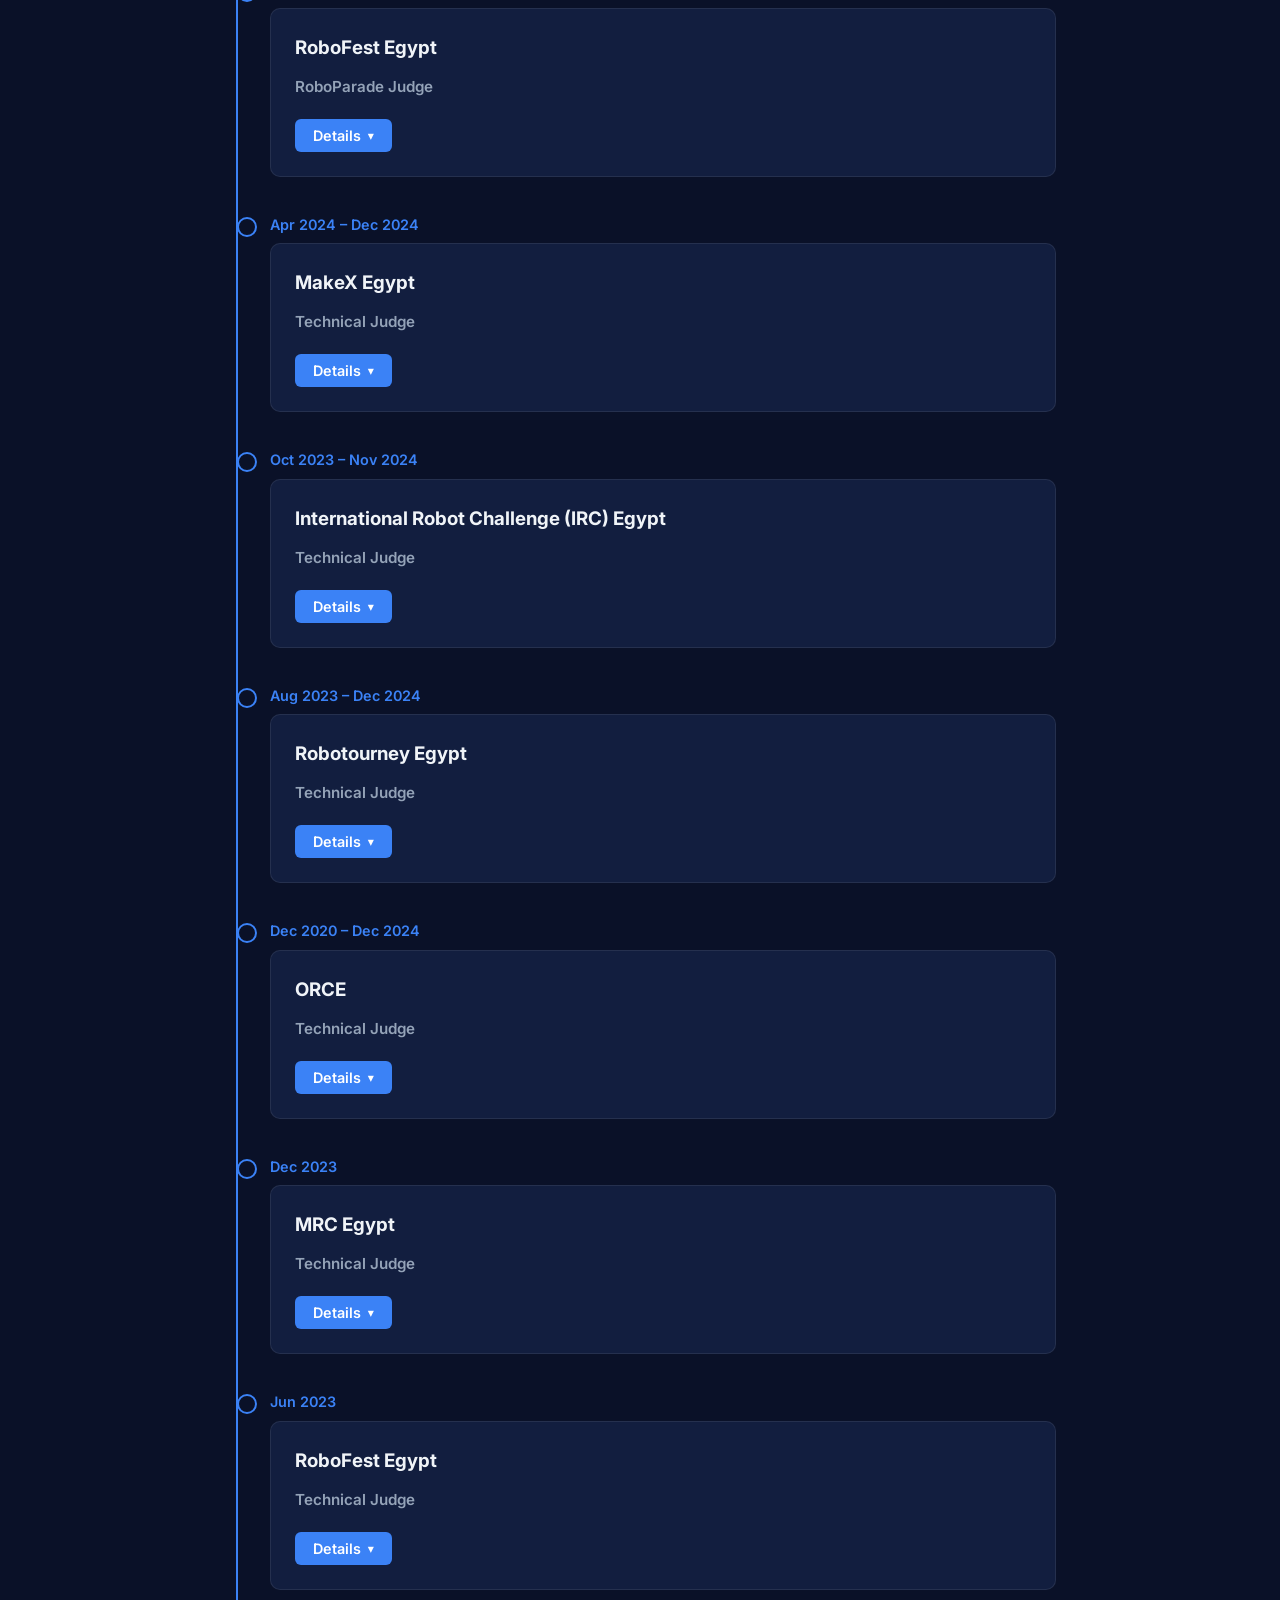
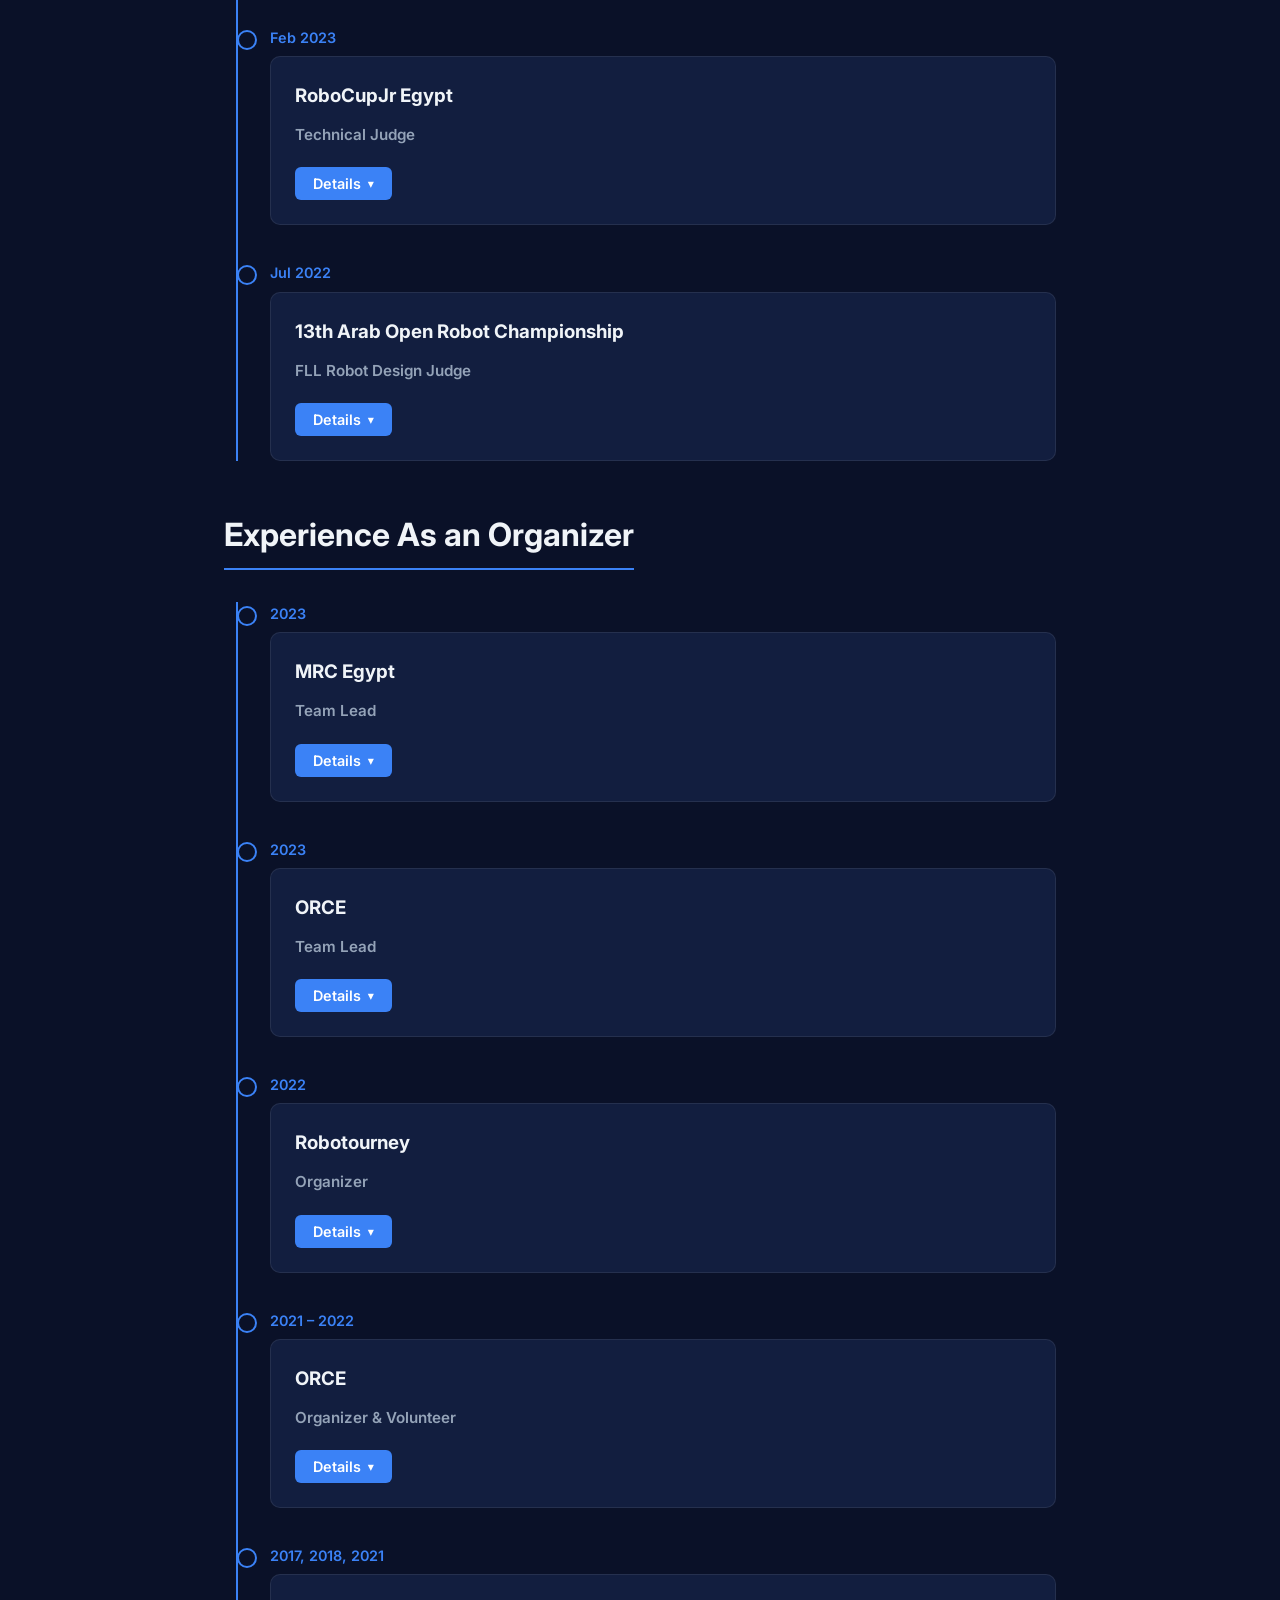
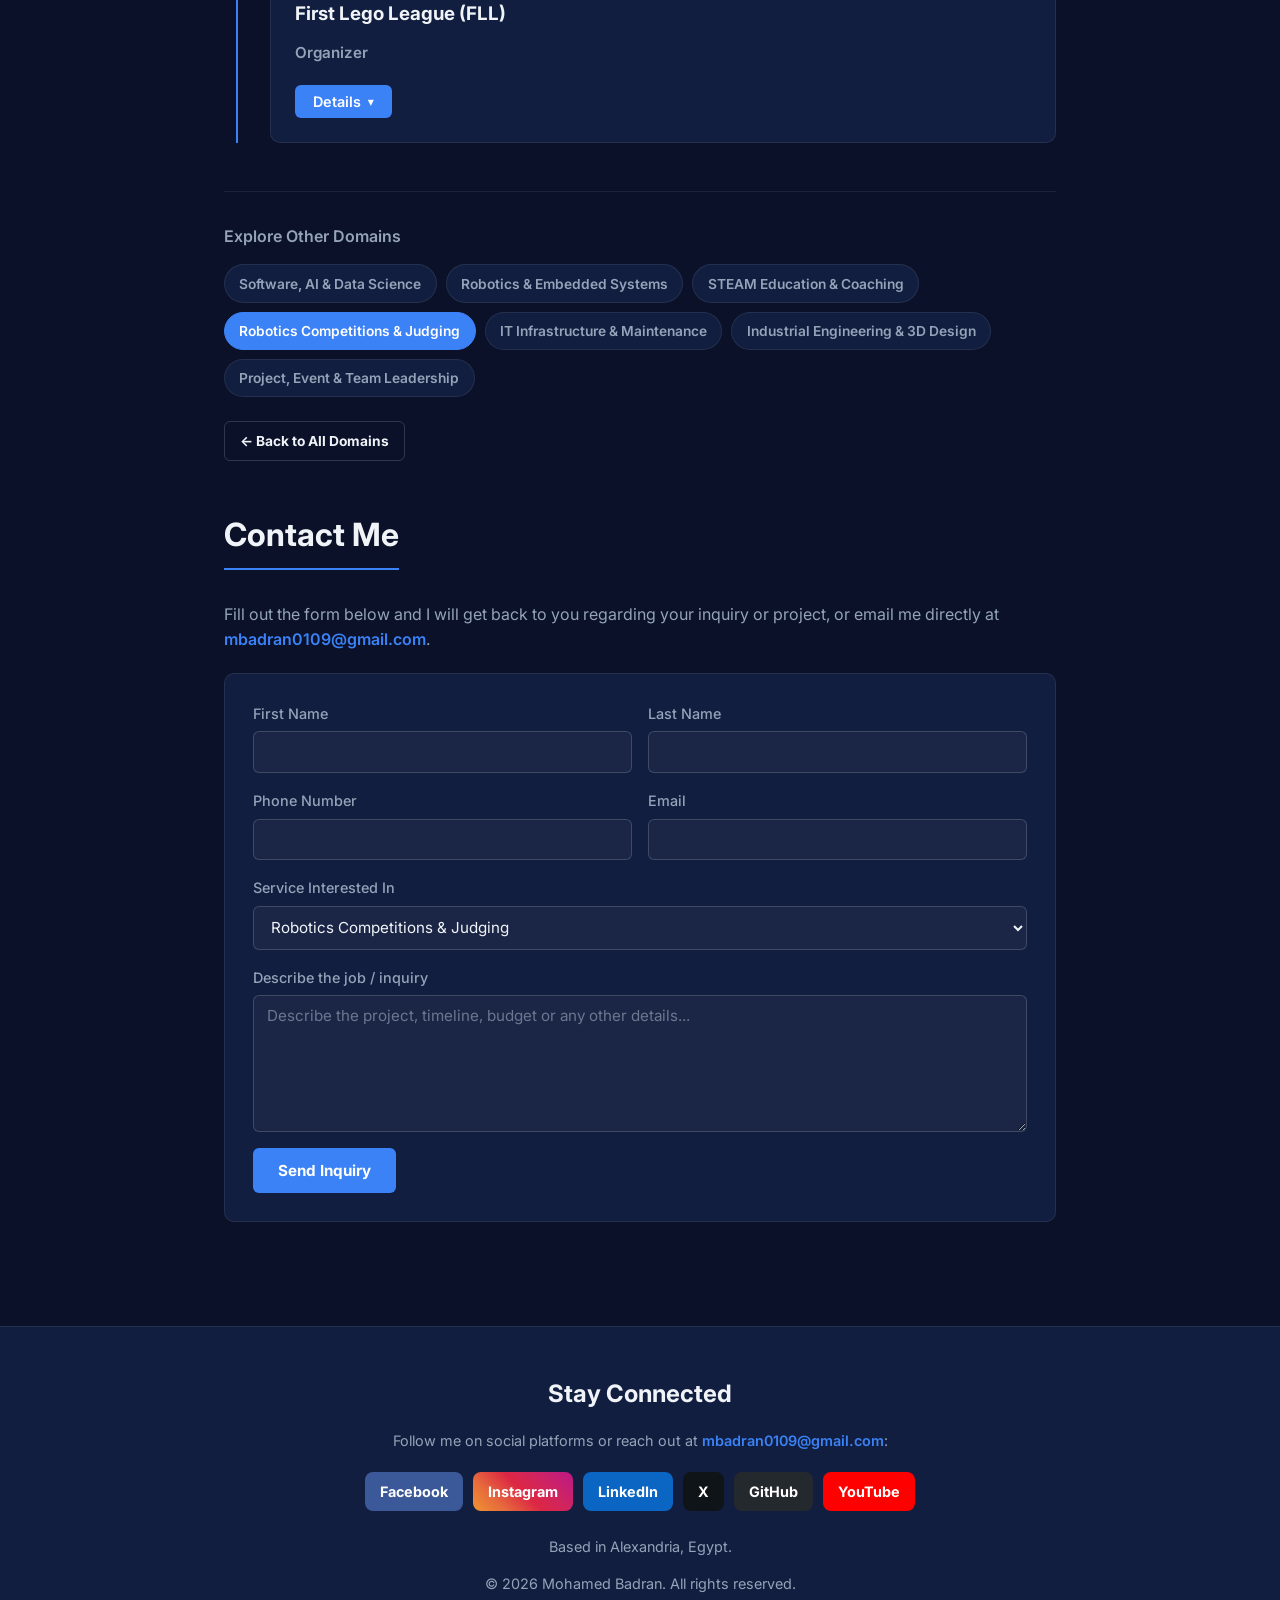
<file: services/competitions-judging/index.html>
<!DOCTYPE html>
<!--
  services/competitions-judging/index.html
  Dedicated service page for "Robotics Competitions & Judging".
-->
<html lang="en">
<head>
  <meta charset="utf-8">
  <meta name="viewport" content="width=device-width, initial-scale=1">
  <title>Robotics Competitions &amp; Judging | Mohamed Badran</title>
  <meta name="description" content="Robotics Competitions &amp; Judging: event operations, judging, and technical review services by Mohamed Badran.">
  <meta property="og:title" content="Robotics Competitions &amp; Judging | Mohamed Badran">
  <meta property="og:description" content="Competition organization, technical judging, and strategy review for national and international robotics events.">
  <meta property="og:image" content="https://mbadran0109.vercel.app/images/MBLogo.png">
  <meta property="og:url" content="https://mbadran0109.vercel.app/services/competitions-judging/">
  <meta property="og:type" content="website">
  <meta name="twitter:card" content="summary">
  <link rel="preconnect" href="https://fonts.googleapis.com">
  <link rel="preconnect" href="https://fonts.gstatic.com" crossorigin>
  <link href="https://fonts.googleapis.com/css2?family=Inter:wght@300;400;600;800&display=swap" rel="stylesheet">
  <link rel="stylesheet" href="../../styles.index.css">
  <link rel="icon" href="../../images/MBLogo.png" type="image/png">
</head>
<body data-root="../.." data-page="service">
  <header data-component="nav"></header>

  <main class="service-page-shell">
    <a href="../../index.html#services" class="breadcrumb-link">&larr; All Domains</a>
    <h1 class="service-hero-title">Robotics Competitions &amp; Judging</h1>
    <p class="service-hero-desc">I have been deeply involved in the robotics competition field since 2017. I handle the operational side of managing and organizing robotics events, and I actively serve as a technical judge and reviewer&mdash;evaluating robot designs, code, and team strategies at major national and international competitions.</p>

    <h2 class="skills-heading">Highlighted Skills</h2>
    <div class="tag-container">
      <span class="skill-tag">Competition Operations</span>
      <span class="skill-tag">Technical Judging</span>
      <span class="skill-tag">Strategy</span>
      <span class="skill-tag">Event Management</span>
    </div>

    <div class="domain-resume-bar">
      <span class="domain-resume-title">Tailored Resumes for This Domain</span>
      <div class="domain-resume-links">
        <a class="btn btn-sm" href="https://drive.google.com/file/d/1o0QJ6MZuSd6PGufsxNroRRAJxEr8SRUO/view?usp=drive_link" target="_blank" rel="noopener noreferrer">STEAM Education &amp; Robotics Specialist Resume &#8599;</a>
        <a class="cert-pill" href="https://drive.google.com/file/d/1z0d5w9HHd7Ner6cENqg0w3XHz1gNpldc/view?usp=drive_link" target="_blank" rel="noopener noreferrer">Project Coordinator &amp; Event Ops Lead &#8599;</a>
        <a class="cert-pill" href="https://drive.google.com/file/d/14rnrxd8QVNsuvX0K0LcT5YJnQzrW7ZVc/view?usp=drive_link" target="_blank" rel="noopener noreferrer">STEAM Educator &amp; Trainer &#8599;</a>
      </div>
    </div>

    <section id="experience">
      <h2 class="section-title">Awards As a Coach</h2>
      <div class="timeline">
        <div class="timeline-item animate-fade-up">
          <div class="timeline-date">Apr 2026</div>
          <div class="card timeline-card">
            <h3 class="timeline-role">FLL Unearthed Challenge</h3>
            <p class="timeline-org">Robotics Coach</p>
            <div class="timeline-controls">
              <button type="button" class="toggle-btn" aria-expanded="false">Details</button>
            </div>
            <div class="timeline-body">
              <ul class="timeline-list">
                <li><strong>3rd Champion:</strong> Cheops</li>
                <li><strong>1st Robot Design:</strong> Canopix</li>
              </ul>
            </div>
          </div>
        </div>

        <div class="timeline-item animate-fade-up" data-animate-delay="0.08s">
          <div class="timeline-date">Sep 2025</div>
          <div class="card timeline-card">
            <h3 class="timeline-role">RoboFest RoboParade</h3>
            <p class="timeline-org">Robotics Coach</p>
            <div class="timeline-controls">
              <button type="button" class="toggle-btn" aria-expanded="false">Details</button>
            </div>
            <div class="timeline-body">
              <ul class="timeline-list">
                <li><strong>4th Champion:</strong> Leonopteryx</li>
                <li><strong>Team:</strong> Astroneers</li>
                <li><strong>Team:</strong> Jupitex</li>
              </ul>
            </div>
          </div>
        </div>

        <div class="timeline-item animate-fade-up" data-animate-delay="0.14s">
          <div class="timeline-date">Jan 2025</div>
          <div class="card timeline-card">
            <h3 class="timeline-role">FLL Submerged Explore</h3>
            <p class="timeline-org">Robotics Coach</p>
            <div class="timeline-controls">
              <button type="button" class="toggle-btn" aria-expanded="false">Details</button>
            </div>
            <div class="timeline-body">
              <ul class="timeline-list">
                <li><strong>Coding Award:</strong> Motunui</li>
                <li><strong>Team Model Award:</strong> Orca</li>
                <li><strong>Engineering Excellence:</strong> Krusty Krab</li>
                <li><strong>All Perfect Award:</strong> Shrimpoo</li>
              </ul>
            </div>
          </div>
        </div>

        <div class="timeline-item animate-fade-up" data-animate-delay="0.16s">
          <div class="timeline-date">Jan 2024</div>
          <div class="card timeline-card">
            <h3 class="timeline-role">FLL Masterpiece Explore</h3>
            <p class="timeline-org">Robotics Coach</p>
            <div class="timeline-controls">
              <button type="button" class="toggle-btn" aria-expanded="false">Details</button>
            </div>
            <div class="timeline-body">
              <ul class="timeline-list">
                <li><strong>Marvelous Innovation:</strong> Marimba</li>
                <li><strong>Challenging Solution:</strong> Davinci</li>
                <li><strong>Team:</strong> Ratatouille</li>
                <li><strong>Gracious Professionalism:</strong> Kemet</li>
              </ul>
            </div>
          </div>
        </div>

        <div class="timeline-item animate-fade-up" data-animate-delay="0.16s">
          <div class="timeline-date">Feb 2022</div>
          <div class="card timeline-card">
            <h3 class="timeline-role">FLL Cargo Connect Challenge</h3>
            <p class="timeline-org">Robotics Coach</p>
            <div class="timeline-controls">
              <button type="button" class="toggle-btn" aria-expanded="false">Details</button>
            </div>
            <div class="timeline-body">
              <ul class="timeline-list">
                <li><strong>Motivate Award:</strong> Neon</li>
              </ul>
            </div>
          </div>
        </div>

        <div class="timeline-item animate-fade-up" data-animate-delay="0.16s">
          <div class="timeline-date">Jan 2022</div>
          <div class="card timeline-card">
            <h3 class="timeline-role">FLL Cargo Connect Explore</h3>
            <p class="timeline-org">Robotics Coach</p>
            <div class="timeline-controls">
              <button type="button" class="toggle-btn" aria-expanded="false">Details</button>
            </div>
            <div class="timeline-body">
              <ul class="timeline-list">
                <li><strong>Team Model Award:</strong> Cargolator</li>
                <li><strong>Coding Award:</strong> Penguins</li>
              </ul>
            </div>
          </div>
        </div>

        <div class="timeline-item animate-fade-up" data-animate-delay="0.16s">
          <div class="timeline-date">Jun 2021</div>
          <div class="card timeline-card">
            <h3 class="timeline-role">FLL Replay Challenge</h3>
            <p class="timeline-org">Robotics Coach</p>
            <div class="timeline-controls">
              <button type="button" class="toggle-btn" aria-expanded="false">Details</button>
            </div>
            <div class="timeline-body">
              <ul class="timeline-list">
                <li><strong>Rising All Star:</strong> Thinkers on the spot</li>
              </ul>
            </div>
          </div>
        </div>
      </div>

      <h2 class="section-title section-title--spaced">Experience As a Judge</h2>
      <div class="timeline">
        <div class="timeline-item animate-fade-up">
          <div class="timeline-date">Jan 2020 &ndash; Present</div>
          <div class="card timeline-card">
            <h3 class="timeline-role">First Lego League (FLL)</h3>
            <p class="timeline-org">Technical Judge</p>
            <div class="timeline-controls">
              <button type="button" class="toggle-btn" aria-expanded="false">Details</button>
            </div>
            <div class="timeline-body">
              <ul class="timeline-list">
                <li><strong>Categories:</strong> FLL Discover, Explore, and Challenge (Reviewer since 2020; Organizer &amp; Coach since 2018).</li>
              </ul>
              <div class="cert-pill-links">
                <a class="cert-pill" href="https://drive.google.com/file/d/1Gt76ZR_dYfXHtY8MDQ5b1T9nimfaq1Bl/view?usp=drive_link" target="_blank" rel="noopener noreferrer">View Techno Future Egypt Recommendation &#8599;</a>
              </div>
            </div>
          </div>
        </div>

        <div class="timeline-item animate-fade-up" data-animate-delay="0.08s">
          <div class="timeline-date">Nov 2026</div>
          <div class="card timeline-card">
            <h3 class="timeline-role">ORCE &ndash; Open Robotics Championship in Egypt</h3>
            <p class="timeline-org">Head of Judges</p>
            <div class="timeline-controls">
              <button type="button" class="toggle-btn" aria-expanded="false">Details</button>
            </div>
            <div class="timeline-body">
              <ul class="timeline-list">
                <li><strong>Categories (4 Main Categories &amp; Subcategories):</strong> Soccer, Sumo (Beginner, Advanced), Line Following (Beginner, Advanced), and Ball Collector.</li>
                <li><strong>Judging Leadership:</strong> Led the judging panel across all 4 competition tracks, overseeing scoring standards, rubric alignment, and final result verification.</li>
                <li><strong>Technical Oversight:</strong> Resolved technical disputes and ensured fair, consistent evaluation of robot designs, autonomous code, and match compliance.</li>
              </ul>
            </div>
          </div>
        </div>

        <div class="timeline-item animate-fade-up" data-animate-delay="0.12s">
          <div class="timeline-date">Nov 2026</div>
          <div class="card timeline-card">
            <h3 class="timeline-role">Robotourney Egypt</h3>
            <p class="timeline-org">Head of Judges</p>
            <div class="timeline-controls">
              <button type="button" class="toggle-btn" aria-expanded="false">Details</button>
            </div>
            <div class="timeline-body">
              <ul class="timeline-list">
                <li><strong>Categories (4 Main Categories &amp; Subcategories):</strong> SoccerBot (Junior, Middle, Senior), SumoBot, Infinite Expansion, and Ball Blitz.</li>
                <li><strong>Judging Leadership:</strong> Directed the judging team across all 4 categories and divisions, coordinating scoring criteria, match officiating, and final award deliberations.</li>
                <li><strong>Technical Oversight:</strong> Supervised technical inspections and upheld consistent evaluation standards across all competing teams.</li>
              </ul>
            </div>
          </div>
        </div>

        <div class="timeline-item animate-fade-up" data-animate-delay="0.16s">
          <div class="timeline-date">Sep 2026</div>
          <div class="card timeline-card">
            <h3 class="timeline-role">RoboFest Egypt</h3>
            <p class="timeline-org">RoboParade Judge</p>
            <div class="timeline-controls">
              <button type="button" class="toggle-btn" aria-expanded="false">Details</button>
            </div>
            <div class="timeline-body">
              <ul class="timeline-list">
                <li><strong>Categories:</strong> RoboParade.</li>
                <li><strong>Technical Evaluation:</strong> Evaluated autonomous parade robots on mechanical design, sensor-based navigation, programming reliability, and creative presentation.</li>
              </ul>
            </div>
          </div>
        </div>

        <div class="timeline-item animate-fade-up" data-animate-delay="0.16s">
          <div class="timeline-date">Apr 2024 &ndash; Dec 2024</div>
          <div class="card timeline-card">
            <h3 class="timeline-role">MakeX Egypt</h3>
            <p class="timeline-org">Technical Judge</p>
            <div class="timeline-controls">
              <button type="button" class="toggle-btn" aria-expanded="false">Details</button>
            </div>
            <div class="timeline-body">
              <ul class="timeline-list">
                <li><strong>Categories:</strong> Starter Category.</li>
              </ul>
            </div>
          </div>
        </div>

        <div class="timeline-item animate-fade-up" data-animate-delay="0.14s">
          <div class="timeline-date">Oct 2023 &ndash; Nov 2024</div>
          <div class="card timeline-card">
            <h3 class="timeline-role">International Robot Challenge (IRC) Egypt</h3>
            <p class="timeline-org">Technical Judge</p>
            <div class="timeline-controls">
              <button type="button" class="toggle-btn" aria-expanded="false">Details</button>
            </div>
            <div class="timeline-body">
              <ul class="timeline-list">
                <li><strong>Categories:</strong> Code Challenge Scratch Programming &amp; International Robot Challenge Championship (Sep 2024, STEM.org Accredited).</li>
              </ul>
              <div class="cert-pill-links">
                <a class="cert-pill" href="https://drive.google.com/file/d/1FbuzZi75niq7yb39fLGbq36z-6CgHU5Q/view?usp=drive_link" target="_blank" rel="noopener noreferrer">View IRC Judge Certificate &#8599;</a>
              </div>
            </div>
          </div>
        </div>

        <div class="timeline-item animate-fade-up" data-animate-delay="0.16s">
          <div class="timeline-date">Aug 2023 &ndash; Dec 2024</div>
          <div class="card timeline-card">
            <h3 class="timeline-role">Robotourney Egypt</h3>
            <p class="timeline-org">Technical Judge</p>
            <div class="timeline-controls">
              <button type="button" class="toggle-btn" aria-expanded="false">Details</button>
            </div>
            <div class="timeline-body">
              <ul class="timeline-list">
                <li><strong>Categories:</strong> SoccerBot, Sumo, and Ball Blitz (2023/2024 Regional Qualifiers &amp; Dec 2024 International Qualification Event at Borg El Arab Stadium).</li>
              </ul>
              <div class="cert-pill-links">
                <a class="cert-pill" href="https://drive.google.com/file/d/1Fa1UHzEHKZORLoJuWene17j86dyI06r5/view?usp=drive_link" target="_blank" rel="noopener noreferrer">View Robotourney Judge Certificates (2) &#8599;</a>
              </div>
            </div>
          </div>
        </div>

        <div class="timeline-item animate-fade-up" data-animate-delay="0.16s">
          <div class="timeline-date">Dec 2020 &ndash; Dec 2024</div>
          <div class="card timeline-card">
            <h3 class="timeline-role">ORCE</h3>
            <p class="timeline-org">Technical Judge</p>
            <div class="timeline-controls">
              <button type="button" class="toggle-btn" aria-expanded="false">Details</button>
            </div>
            <div class="timeline-body">
              <ul class="timeline-list">
                <li><strong>Categories:</strong> Line Tracking, Ball Collector, and Sumo (Pharos University 2021 &amp; 2023; Borg El Arab Stadium Aug 2024).</li>
              </ul>
              <div class="cert-pill-links">
                <a class="cert-pill" href="https://drive.google.com/file/d/1FZu-r42Z2HQhUEhM0vjxOOR4UewIKqfR/view?usp=drive_link" target="_blank" rel="noopener noreferrer">View ORCE Certificates (4) &#8599;</a>
              </div>
            </div>
          </div>
        </div>

        <div class="timeline-item animate-fade-up" data-animate-delay="0.16s">
          <div class="timeline-date">Dec 2023</div>
          <div class="card timeline-card">
            <h3 class="timeline-role">MRC Egypt</h3>
            <p class="timeline-org">Technical Judge</p>
            <div class="timeline-controls">
              <button type="button" class="toggle-btn" aria-expanded="false">Details</button>
            </div>
            <div class="timeline-body">
              <ul class="timeline-list">
                <li><strong>Categories:</strong> Exhibition and Wrestling.</li>
              </ul>
            </div>
          </div>
        </div>

        <div class="timeline-item animate-fade-up" data-animate-delay="0.16s">
          <div class="timeline-date">Jun 2023</div>
          <div class="card timeline-card">
            <h3 class="timeline-role">RoboFest Egypt</h3>
            <p class="timeline-org">Technical Judge</p>
            <div class="timeline-controls">
              <button type="button" class="toggle-btn" aria-expanded="false">Details</button>
            </div>
            <div class="timeline-body">
              <ul class="timeline-list">
                <li><strong>Categories:</strong> Parade and Sumo.</li>
              </ul>
            </div>
          </div>
        </div>

        <div class="timeline-item animate-fade-up" data-animate-delay="0.16s">
          <div class="timeline-date">Feb 2023</div>
          <div class="card timeline-card">
            <h3 class="timeline-role">RoboCupJr Egypt</h3>
            <p class="timeline-org">Technical Judge</p>
            <div class="timeline-controls">
              <button type="button" class="toggle-btn" aria-expanded="false">Details</button>
            </div>
            <div class="timeline-body">
              <ul class="timeline-list">
                <li><strong>Categories:</strong> Rescue Line.</li>
              </ul>
            </div>
          </div>
        </div>

        <div class="timeline-item animate-fade-up" data-animate-delay="0.16s">
          <div class="timeline-date">Jul 2022</div>
          <div class="card timeline-card">
            <h3 class="timeline-role">13th Arab Open Robot Championship</h3>
            <p class="timeline-org">FLL Robot Design Judge</p>
            <div class="timeline-controls">
              <button type="button" class="toggle-btn" aria-expanded="false">Details</button>
            </div>
            <div class="timeline-body">
              <ul class="timeline-list">
                <li><strong>Event &amp; Role:</strong> Served as FLL Robot Design Judge at the 13th Arab Open Robot Championship held in Sharm El-Sheikh, evaluating international youth teams&rsquo; mechanical engineering, coding, and design strategy.</li>
              </ul>
              <div class="cert-pill-links">
                <a class="cert-pill" href="https://drive.google.com/file/d/1Gt76ZR_dYfXHtY8MDQ5b1T9nimfaq1Bl/view?usp=drive_link" target="_blank" rel="noopener noreferrer">View Techno Future Egypt Recommendation &#8599;</a>
              </div>
            </div>
          </div>
        </div>
      </div>

      <h2 class="section-title section-title--spaced">Experience As an Organizer</h2>
      <div class="timeline">
        <div class="timeline-item animate-fade-up">
          <div class="timeline-date">2023</div>
          <div class="card timeline-card">
            <h3 class="timeline-role">MRC Egypt</h3>
            <p class="timeline-org">Team Lead</p>
            <div class="timeline-controls">
              <button type="button" class="toggle-btn" aria-expanded="false">Details</button>
            </div>
            <div class="timeline-body">
              <ul class="timeline-list">
                <li><strong>Team Management:</strong> Managed cross-functional volunteer teams to flawlessly execute on-ground event operations.</li>
                <li><strong>Logistics &amp; Support:</strong> Oversaw scheduling, arena setup, and real-time troubleshooting during the competition.</li>
              </ul>
            </div>
          </div>
        </div>

        <div class="timeline-item animate-fade-up" data-animate-delay="0.08s">
          <div class="timeline-date">2023</div>
          <div class="card timeline-card">
            <h3 class="timeline-role">ORCE</h3>
            <p class="timeline-org">Team Lead</p>
            <div class="timeline-controls">
              <button type="button" class="toggle-btn" aria-expanded="false">Details</button>
            </div>
            <div class="timeline-body">
              <ul class="timeline-list">
                <li><strong>Event Flow:</strong> Directed event flow and coordinated seamlessly between judges, participating teams, and technical staff.</li>
                <li><strong>Compliance:</strong> Ensured strict adherence to competition rules and safety guidelines across all active arenas.</li>
              </ul>
            </div>
          </div>
        </div>

        <div class="timeline-item animate-fade-up" data-animate-delay="0.14s">
          <div class="timeline-date">2022</div>
          <div class="card timeline-card">
            <h3 class="timeline-role">Robotourney</h3>
            <p class="timeline-org">Organizer</p>
            <div class="timeline-controls">
              <button type="button" class="toggle-btn" aria-expanded="false">Details</button>
            </div>
            <div class="timeline-body">
              <ul class="timeline-list">
                <li><strong>Participant Support:</strong> Facilitated team registrations, technical inspections, and guided participants through the venue.</li>
                <li><strong>Crowd Control:</strong> Managed spectator flow and ensured secure perimeters around the main competition stages.</li>
              </ul>
            </div>
          </div>
        </div>

        <div class="timeline-item animate-fade-up" data-animate-delay="0.16s">
          <div class="timeline-date">2021 &ndash; 2022</div>
          <div class="card timeline-card">
            <h3 class="timeline-role">ORCE</h3>
            <p class="timeline-org">Organizer &amp; Volunteer</p>
            <div class="timeline-controls">
              <button type="button" class="toggle-btn" aria-expanded="false">Details</button>
            </div>
            <div class="timeline-body">
              <ul class="timeline-list">
                <li><strong>Coordination:</strong> Assisted in the logistical planning and execution of the regional robotics tournament (including Silicon Waha 2021).</li>
                <li><strong>Match Management:</strong> Coordinated scoring sheets and match schedules to ensure smooth transitions between rounds.</li>
              </ul>
              <div class="cert-pill-links">
                <a class="cert-pill" href="https://drive.google.com/file/d/1FZu-r42Z2HQhUEhM0vjxOOR4UewIKqfR/view?usp=drive_link" target="_blank" rel="noopener noreferrer">View ORCE Certificates &#8599;</a>
              </div>
            </div>
          </div>
        </div>

        <div class="timeline-item animate-fade-up" data-animate-delay="0.16s">
          <div class="timeline-date">2017, 2018, 2021</div>
          <div class="card timeline-card">
            <h3 class="timeline-role">First Lego League (FLL)</h3>
            <p class="timeline-org">Organizer</p>
            <div class="timeline-controls">
              <button type="button" class="toggle-btn" aria-expanded="false">Details</button>
            </div>
            <div class="timeline-body">
              <ul class="timeline-list">
                <li><strong>Venue Operations:</strong> Organized pit areas, managed competition table resets, and assisted with event teardown.</li>
                <li><strong>Team Guidance:</strong> Guided youth teams through their daily schedules, ensuring they reached judging sessions and matches on time.</li>
              </ul>
            </div>
          </div>
        </div>
      </div>
    </section>

    <nav data-component="service-switcher" data-current="competitions-judging" aria-label="Browse services"></nav>
    <section id="contact" class="contact-section" data-component="contact" data-service="competitions-judging"></section>
  </main>

  <footer data-component="footer"></footer>
  <script src="../../scripts.shared.js" defer></script>
</body>
</html>
</file>
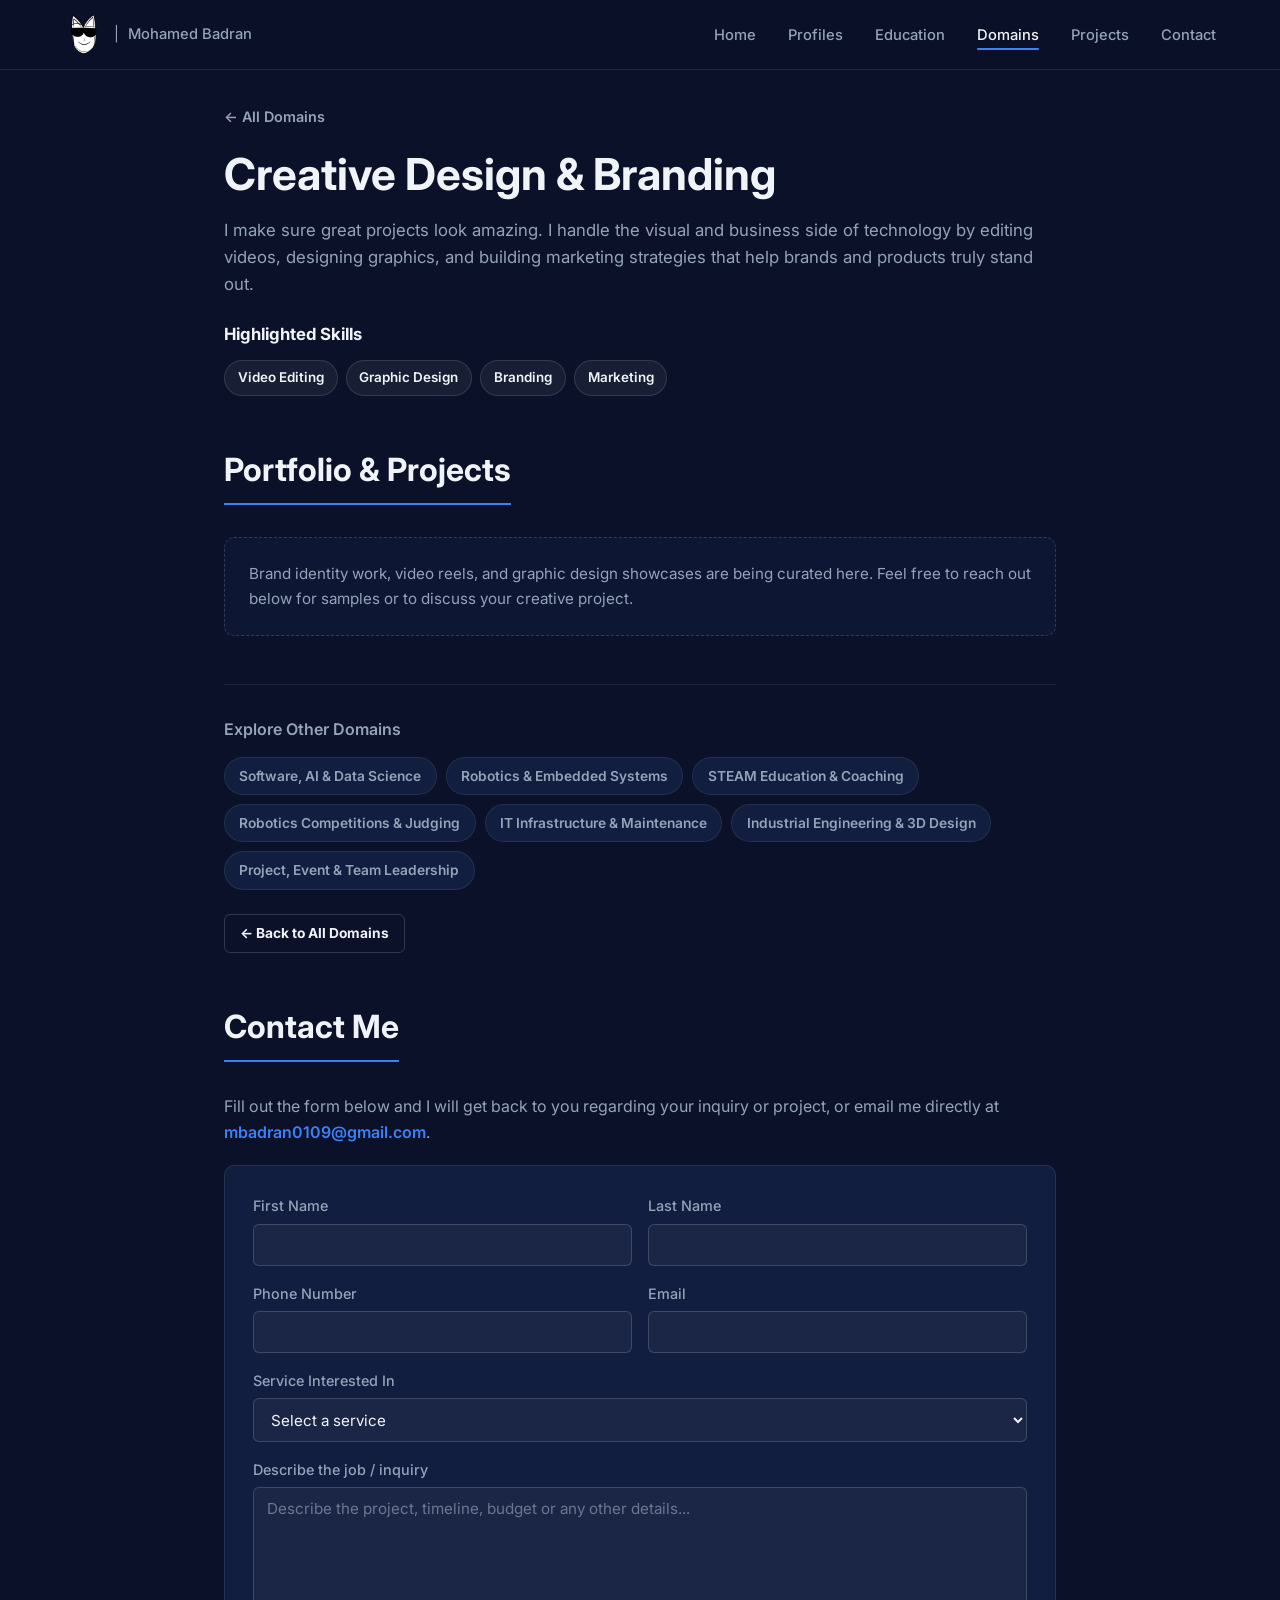
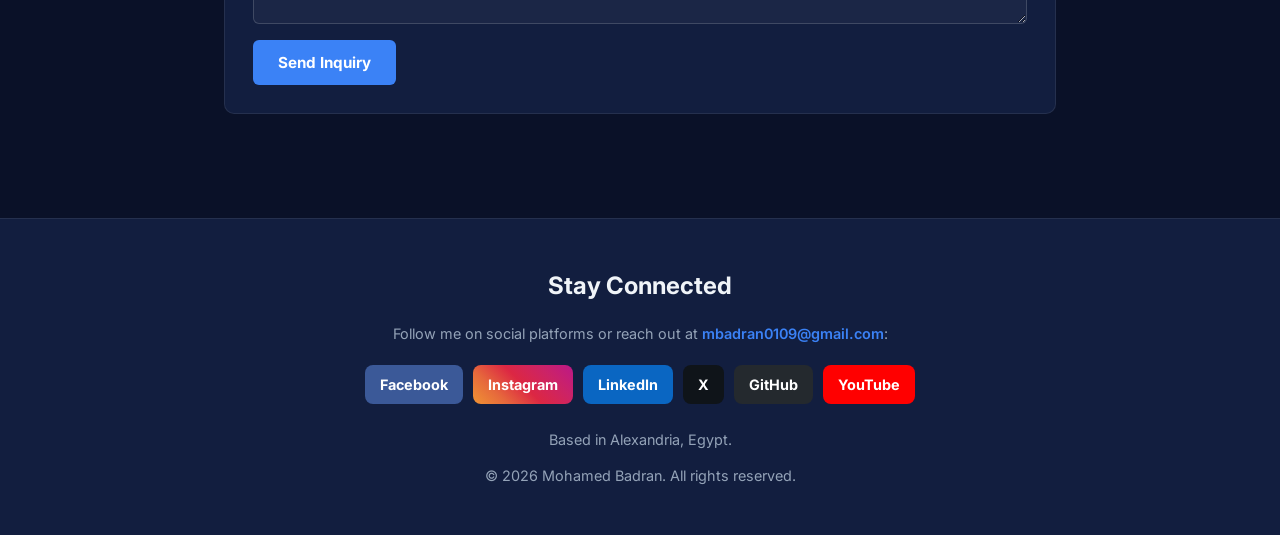
<file: services/creative-design/index.html>
<!DOCTYPE html>
<!--
  services/creative-design/index.html
  Dedicated service page for "Creative Design & Branding".
-->
<html lang="en">
<head>
  <meta charset="utf-8">
  <meta name="viewport" content="width=device-width, initial-scale=1">
  <title>Creative Design &amp; Branding | Mohamed Badran</title>
  <meta name="description" content="Creative Design &amp; Branding: video editing, graphic design, and marketing strategy by Mohamed Badran.">
  <meta property="og:title" content="Creative Design &amp; Branding | Mohamed Badran">
  <meta property="og:description" content="Visual storytelling, brand design, and marketing to help products and projects stand out.">
  <meta property="og:image" content="https://mbadran0109.vercel.app/images/MBLogo.png">
  <meta property="og:url" content="https://mbadran0109.vercel.app/services/creative-design/">
  <meta property="og:type" content="website">
  <meta name="twitter:card" content="summary">
  <link rel="preconnect" href="https://fonts.googleapis.com">
  <link rel="preconnect" href="https://fonts.gstatic.com" crossorigin>
  <link href="https://fonts.googleapis.com/css2?family=Inter:wght@300;400;600;800&display=swap" rel="stylesheet">
  <link rel="stylesheet" href="../../styles.index.css">
  <link rel="icon" href="../../images/MBLogo.png" type="image/png">
</head>
<body data-root="../.." data-page="service">
  <header data-component="nav"></header>

  <main class="service-page-shell">
    <a href="../../index.html#services" class="breadcrumb-link">&larr; All Domains</a>
    <h1 class="service-hero-title">Creative Design &amp; Branding</h1>
    <p class="service-hero-desc">I make sure great projects look amazing. I handle the visual and business side of technology by editing videos, designing graphics, and building marketing strategies that help brands and products truly stand out.</p>

    <h2 class="skills-heading">Highlighted Skills</h2>
    <div class="tag-container">
      <span class="skill-tag">Video Editing</span>
      <span class="skill-tag">Graphic Design</span>
      <span class="skill-tag">Branding</span>
      <span class="skill-tag">Marketing</span>
    </div>

    <section id="projects">
      <h2 class="section-title">Portfolio &amp; Projects</h2>
      <div class="empty-state">
        Brand identity work, video reels, and graphic design showcases are being curated here. Feel free to reach out below for samples or to discuss your creative project.
      </div>
    </section>

    <nav data-component="service-switcher" data-current="creative-design" aria-label="Browse services"></nav>
    <section id="contact" class="contact-section" data-component="contact" data-service="creative-design"></section>
  </main>

  <footer data-component="footer"></footer>
  <script src="../../scripts.shared.js" defer></script>
</body>
</html>
</file>
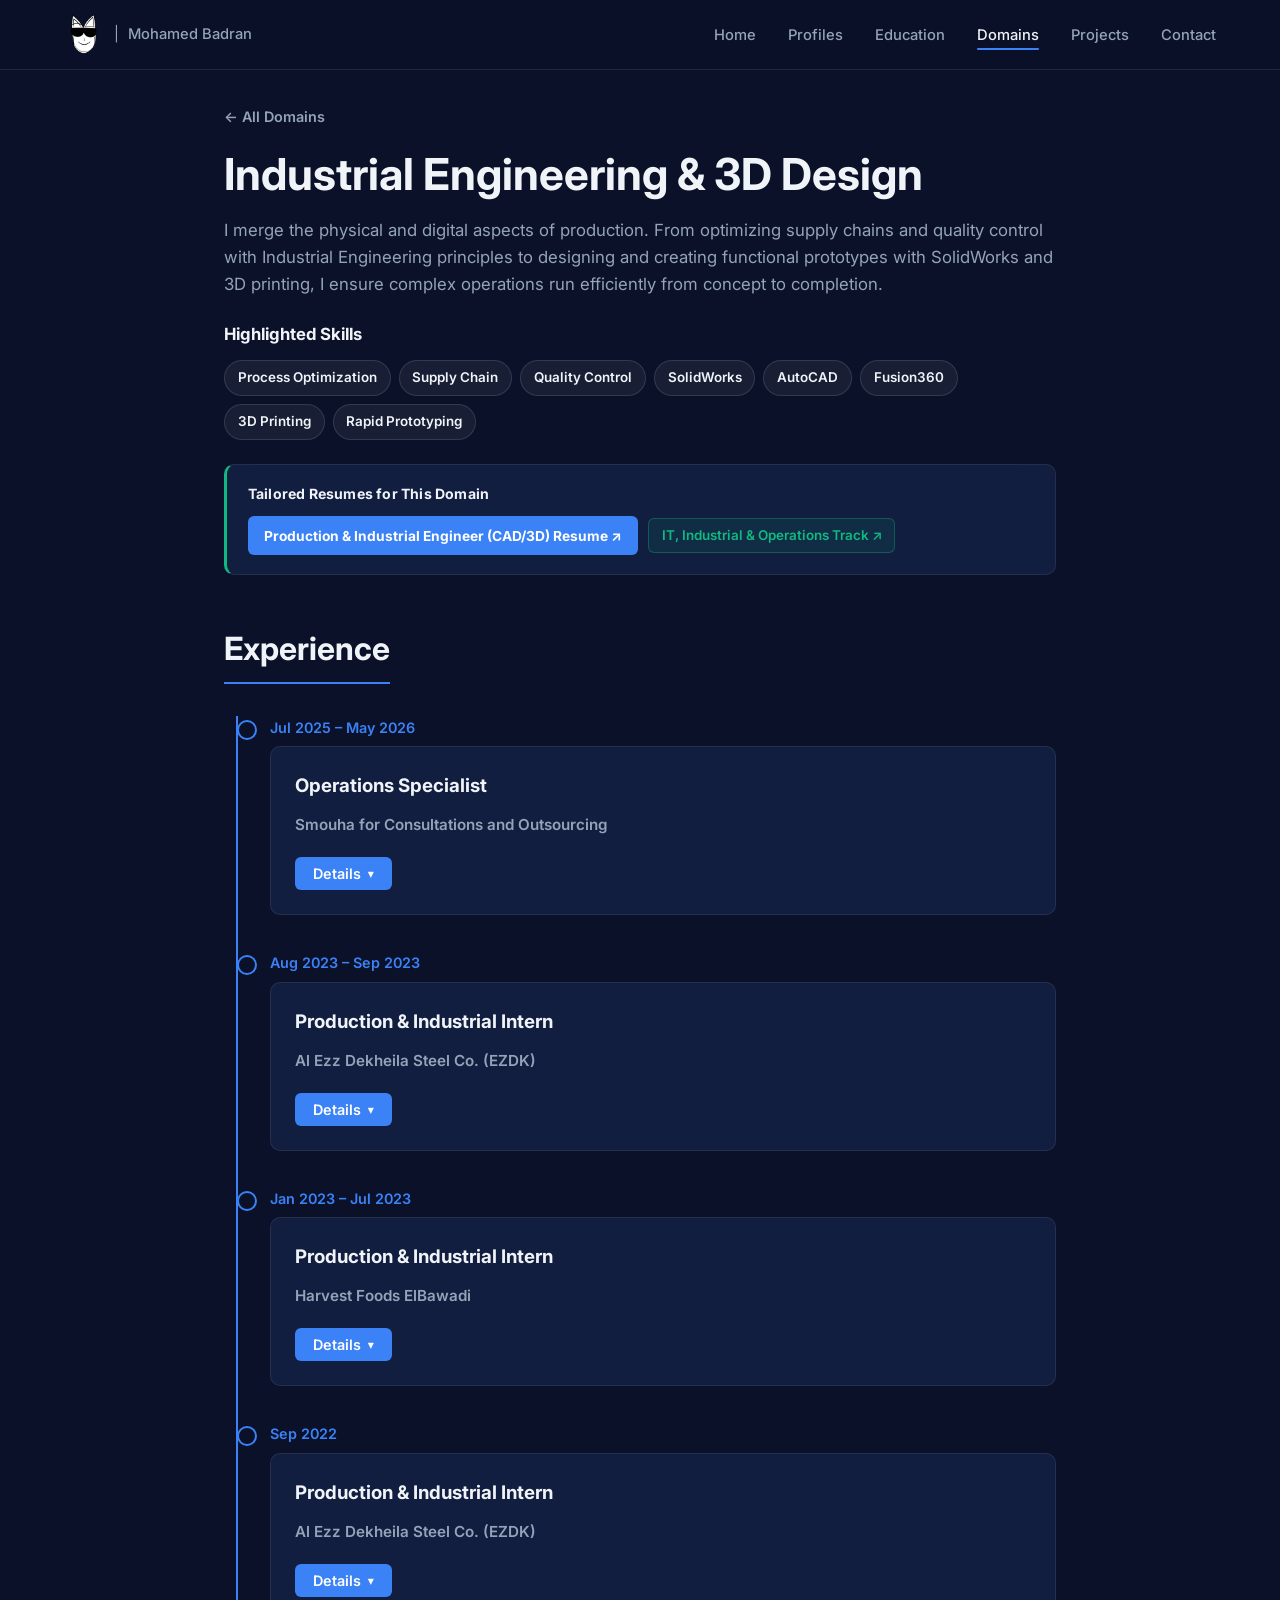
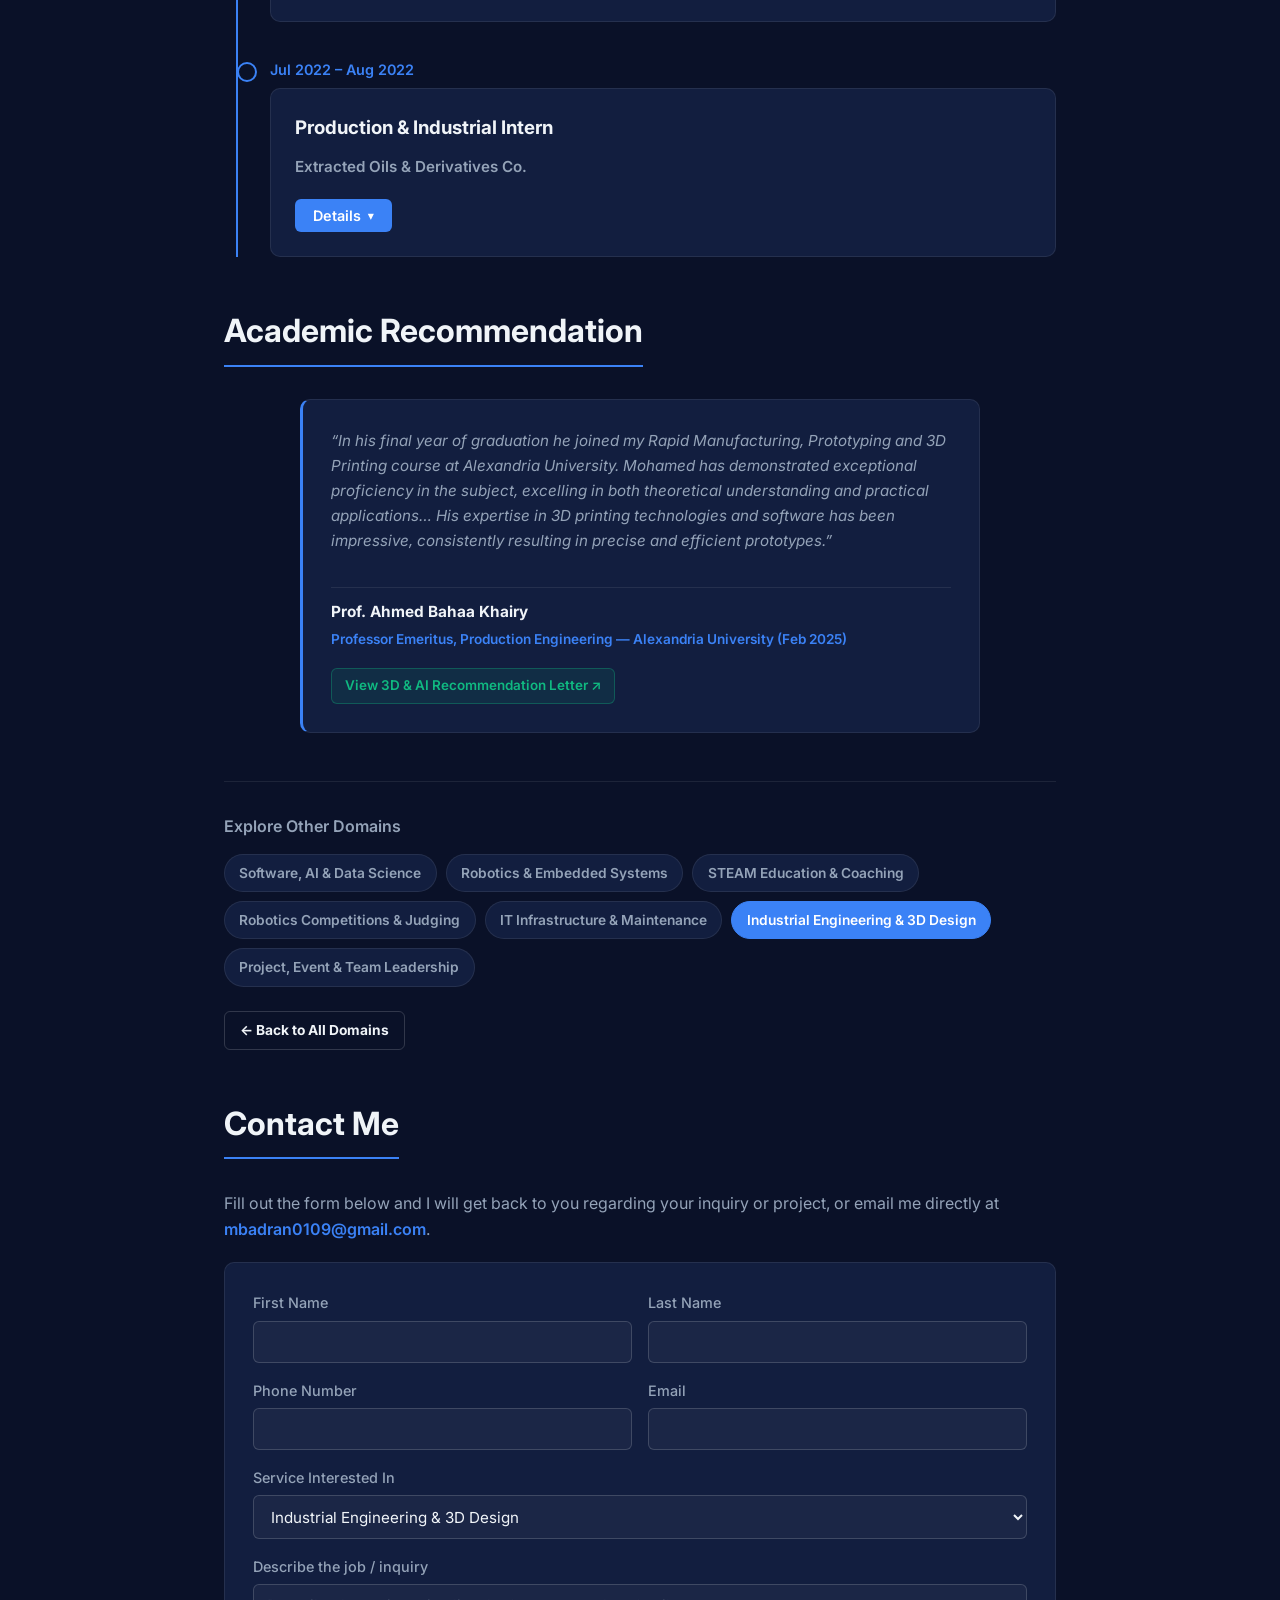
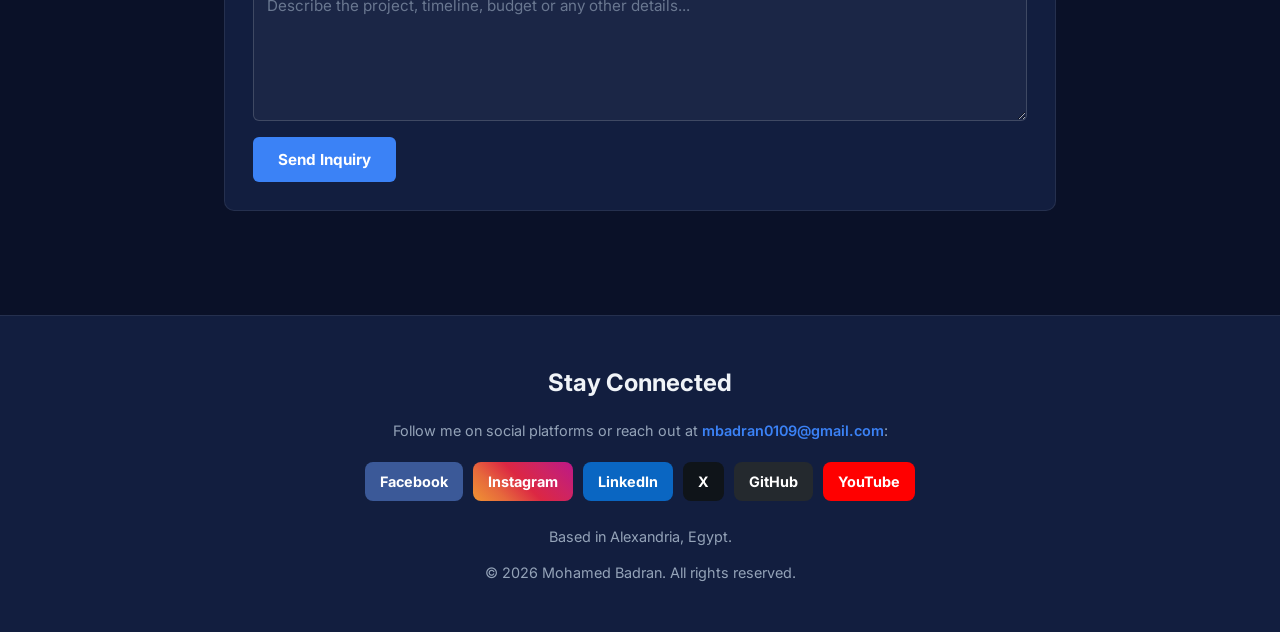
<file: services/industrial-3d/index.html>
<!DOCTYPE html>
<!--
  services/industrial-3d/index.html
  Dedicated service page for "Industrial Engineering & 3D Design".
-->
<html lang="en">
<head>
  <meta charset="utf-8">
  <meta name="viewport" content="width=device-width, initial-scale=1">
  <title>Industrial Engineering &amp; 3D Design | Mohamed Badran</title>
  <meta name="description" content="Process optimization, supply chain management, and rapid prototyping services by Mohamed Badran.">
  <meta property="og:title" content="Industrial Engineering &amp; 3D Design | Mohamed Badran">
  <meta property="og:description" content="Combining industrial efficiency with 3D design and rapid prototyping to bring physical products to life.">
  <meta property="og:image" content="https://mbadran0109.vercel.app/images/MBLogo.png">
  <meta property="og:url" content="https://mbadran0109.vercel.app/services/industrial-3d/">
  <meta property="og:type" content="website">
  <meta name="twitter:card" content="summary">
  <link rel="preconnect" href="https://fonts.googleapis.com">
  <link rel="preconnect" href="https://fonts.gstatic.com" crossorigin>
  <link href="https://fonts.googleapis.com/css2?family=Inter:wght@300;400;600;800&display=swap" rel="stylesheet">
  <link rel="stylesheet" href="../../styles.index.css">
  <link rel="icon" href="../../images/MBLogo.png" type="image/png">
</head>
<body data-root="../.." data-page="service">
  <header data-component="nav"></header>

  <main class="service-page-shell">
    <a href="../../index.html#services" class="breadcrumb-link">&larr; All Domains</a>
    <h1 class="service-hero-title">Industrial Engineering &amp; 3D Design</h1>
    <p class="service-hero-desc">I merge the physical and digital aspects of production. From optimizing supply chains and quality control with Industrial Engineering principles to designing and creating functional prototypes with SolidWorks and 3D printing, I ensure complex operations run efficiently from concept to completion.</p>

    <h2 class="skills-heading">Highlighted Skills</h2>
    <div class="tag-container">
      <span class="skill-tag">Process Optimization</span>
      <span class="skill-tag">Supply Chain</span>
      <span class="skill-tag">Quality Control</span>
      <span class="skill-tag">SolidWorks</span>
      <span class="skill-tag">AutoCAD</span>
      <span class="skill-tag">Fusion360</span>
      <span class="skill-tag">3D Printing</span>
      <span class="skill-tag">Rapid Prototyping</span>
    </div>

    <div class="domain-resume-bar">
      <span class="domain-resume-title">Tailored Resumes for This Domain</span>
      <div class="domain-resume-links">
        <a class="btn btn-sm" href="https://drive.google.com/file/d/1YdWEyNdBwLVRrK7EwEmlhtqfCNXAC9aZ/view?usp=drive_link" target="_blank" rel="noopener noreferrer">Production &amp; Industrial Engineer (CAD/3D) Resume &#8599;</a>
        <a class="cert-pill" href="https://drive.google.com/file/d/1W12ZxApw5Vp_v9GlfpfckL09FTS4JElH/view?usp=drive_link" target="_blank" rel="noopener noreferrer">IT, Industrial &amp; Operations Track &#8599;</a>
      </div>
    </div>

    <section id="experience">
      <h2 class="section-title">Experience</h2>
      <div class="timeline">
        <div class="timeline-item animate-fade-up">
          <div class="timeline-date">Jul 2025 &ndash; May 2026</div>
          <div class="card timeline-card">
            <h3 class="timeline-role">Operations Specialist</h3>
            <p class="timeline-org">Smouha for Consultations and Outsourcing</p>
            <div class="timeline-controls">
              <button type="button" class="toggle-btn" aria-expanded="false">Details</button>
            </div>
            <div class="timeline-body">
              <ul class="timeline-list">
                <li><strong>Data Automation:</strong> Automated complex data workflows by implementing API integrations, reducing manual data synchronization time and improving cross-platform data integrity.</li>
                <li><strong>Business Intelligence:</strong> Leveraged Advanced Data Analytics to transform raw operational data into actionable insights, directly optimizing corporate decision-making processes.</li>
                <li><strong>SCM &amp; Finance:</strong> Managed the full procurement lifecycle, including vendor negotiations and supply chain optimization, while ensuring 100% accuracy in financial record-keeping.</li>
              </ul>
            </div>
          </div>
        </div>

        <div class="timeline-item animate-fade-up" data-animate-delay="0.08s">
          <div class="timeline-date">Aug 2023 &ndash; Sep 2023</div>
          <div class="card timeline-card">
            <h3 class="timeline-role">Production &amp; Industrial Intern</h3>
            <p class="timeline-org">Al Ezz Dekheila Steel Co. (EZDK)</p>
            <div class="timeline-controls">
              <button type="button" class="toggle-btn" aria-expanded="false">Details</button>
            </div>
            <div class="timeline-body">
              <ul class="timeline-list">
                <li><strong>DRI &amp; Casting Operations:</strong> Gained hands-on experience in the Direct Reduction of Iron (DRI) factory and casting processes, monitoring production efficiency and material flow.</li>
                <li><strong>Maintenance &amp; Control:</strong> Supported the maintenance and control departments in overseeing equipment reliability, diagnosing issues, and ensuring smooth continuous operations.</li>
              </ul>
              <div class="cert-pill-links">
                <a class="cert-pill" href="https://drive.google.com/file/d/1FV9162JwUIkcclHjGC22xATmZXnrNsPw/view?usp=drive_link" target="_blank" rel="noopener noreferrer">View EZDK Certificates (2022 &amp; 2023) &#8599;</a>
              </div>
            </div>
          </div>
        </div>

        <div class="timeline-item animate-fade-up" data-animate-delay="0.14s">
          <div class="timeline-date">Jan 2023 &ndash; Jul 2023</div>
          <div class="card timeline-card">
            <h3 class="timeline-role">Production &amp; Industrial Intern</h3>
            <p class="timeline-org">Harvest Foods ElBawadi</p>
            <div class="timeline-controls">
              <button type="button" class="toggle-btn" aria-expanded="false">Details</button>
            </div>
            <div class="timeline-body">
              <ul class="timeline-list">
                <li><strong>Production Lines &amp; Planning:</strong> Trained across all plant production lines (Halva, Molasses, Tahini, Honey, and Jam), assisting in production planning, inventory tracking, and procurement workflows.</li>
                <li><strong>Quality &amp; Maintenance:</strong> Engaged in quality assurance inspections to uphold food safety standards and collaborated with maintenance teams to minimize equipment downtime (rated <em>Excellent</em>).</li>
              </ul>
            </div>
          </div>
        </div>

        <div class="timeline-item animate-fade-up" data-animate-delay="0.16s">
          <div class="timeline-date">Sep 2022</div>
          <div class="card timeline-card">
            <h3 class="timeline-role">Production &amp; Industrial Intern</h3>
            <p class="timeline-org">Al Ezz Dekheila Steel Co. (EZDK)</p>
            <div class="timeline-controls">
              <button type="button" class="toggle-btn" aria-expanded="false">Details</button>
            </div>
            <div class="timeline-body">
              <ul class="timeline-list">
                <li><strong>Production Planning:</strong> Participated in production scheduling and control activities to align manufacturing output with organizational targets.</li>
                <li><strong>Quality Assurance:</strong> Conducted routine quality control checks and analyzed process data to maintain high product standards and regulatory compliance.</li>
              </ul>
              <div class="cert-pill-links">
                <a class="cert-pill" href="https://drive.google.com/file/d/1FV9162JwUIkcclHjGC22xATmZXnrNsPw/view?usp=drive_link" target="_blank" rel="noopener noreferrer">View EZDK Certificate &#8599;</a>
              </div>
            </div>
          </div>
        </div>

        <div class="timeline-item animate-fade-up" data-animate-delay="0.18s">
          <div class="timeline-date">Jul 2022 &ndash; Aug 2022</div>
          <div class="card timeline-card">
            <h3 class="timeline-role">Production &amp; Industrial Intern</h3>
            <p class="timeline-org">Extracted Oils &amp; Derivatives Co.</p>
            <div class="timeline-controls">
              <button type="button" class="toggle-btn" aria-expanded="false">Details</button>
            </div>
            <div class="timeline-body">
              <ul class="timeline-list">
                <li><strong>Industrial Systems &amp; Controls:</strong> Completed hands-on field training across production units covering variable speed drives, LCP/control circuits, packaging and filling machinery, pumps, and mechanical seals.</li>
                <li><strong>Performance Evaluation:</strong> Achieved an <strong>Excellent</strong> rating in both technical performance and personal evaluation.</li>
              </ul>
            </div>
          </div>
        </div>
      </div>
    </section>

    <section id="recommendations">
      <h2 class="section-title">Academic Recommendation</h2>
      <div class="recs-grid">
        <article class="card rec-card">
          <p class="rec-quote">&ldquo;In his final year of graduation he joined my Rapid Manufacturing, Prototyping and 3D Printing course at Alexandria University. Mohamed has demonstrated exceptional proficiency in the subject, excelling in both theoretical understanding and practical applications&hellip; His expertise in 3D printing technologies and software has been impressive, consistently resulting in precise and efficient prototypes.&rdquo;</p>
          <div class="rec-footer">
            <span class="rec-author">Prof. Ahmed Bahaa Khairy</span>
            <span class="rec-role">Professor Emeritus, Production Engineering &mdash; Alexandria University (Feb 2025)</span>
            <div class="cert-pill-links">
              <a class="cert-pill" href="https://drive.google.com/file/d/1HXZ9_4B18CUHXA5n9LqaagUyhOuRxP8X/view?usp=drive_link" target="_blank" rel="noopener noreferrer">View 3D &amp; AI Recommendation Letter &#8599;</a>
            </div>
          </div>
        </article>
      </div>
    </section>

    <nav data-component="service-switcher" data-current="industrial-3d" aria-label="Browse services"></nav>
    <section id="contact" class="contact-section" data-component="contact" data-service="industrial-3d"></section>
  </main>

  <footer data-component="footer"></footer>
  <script src="../../scripts.shared.js" defer></script>
</body>
</html>
</file>
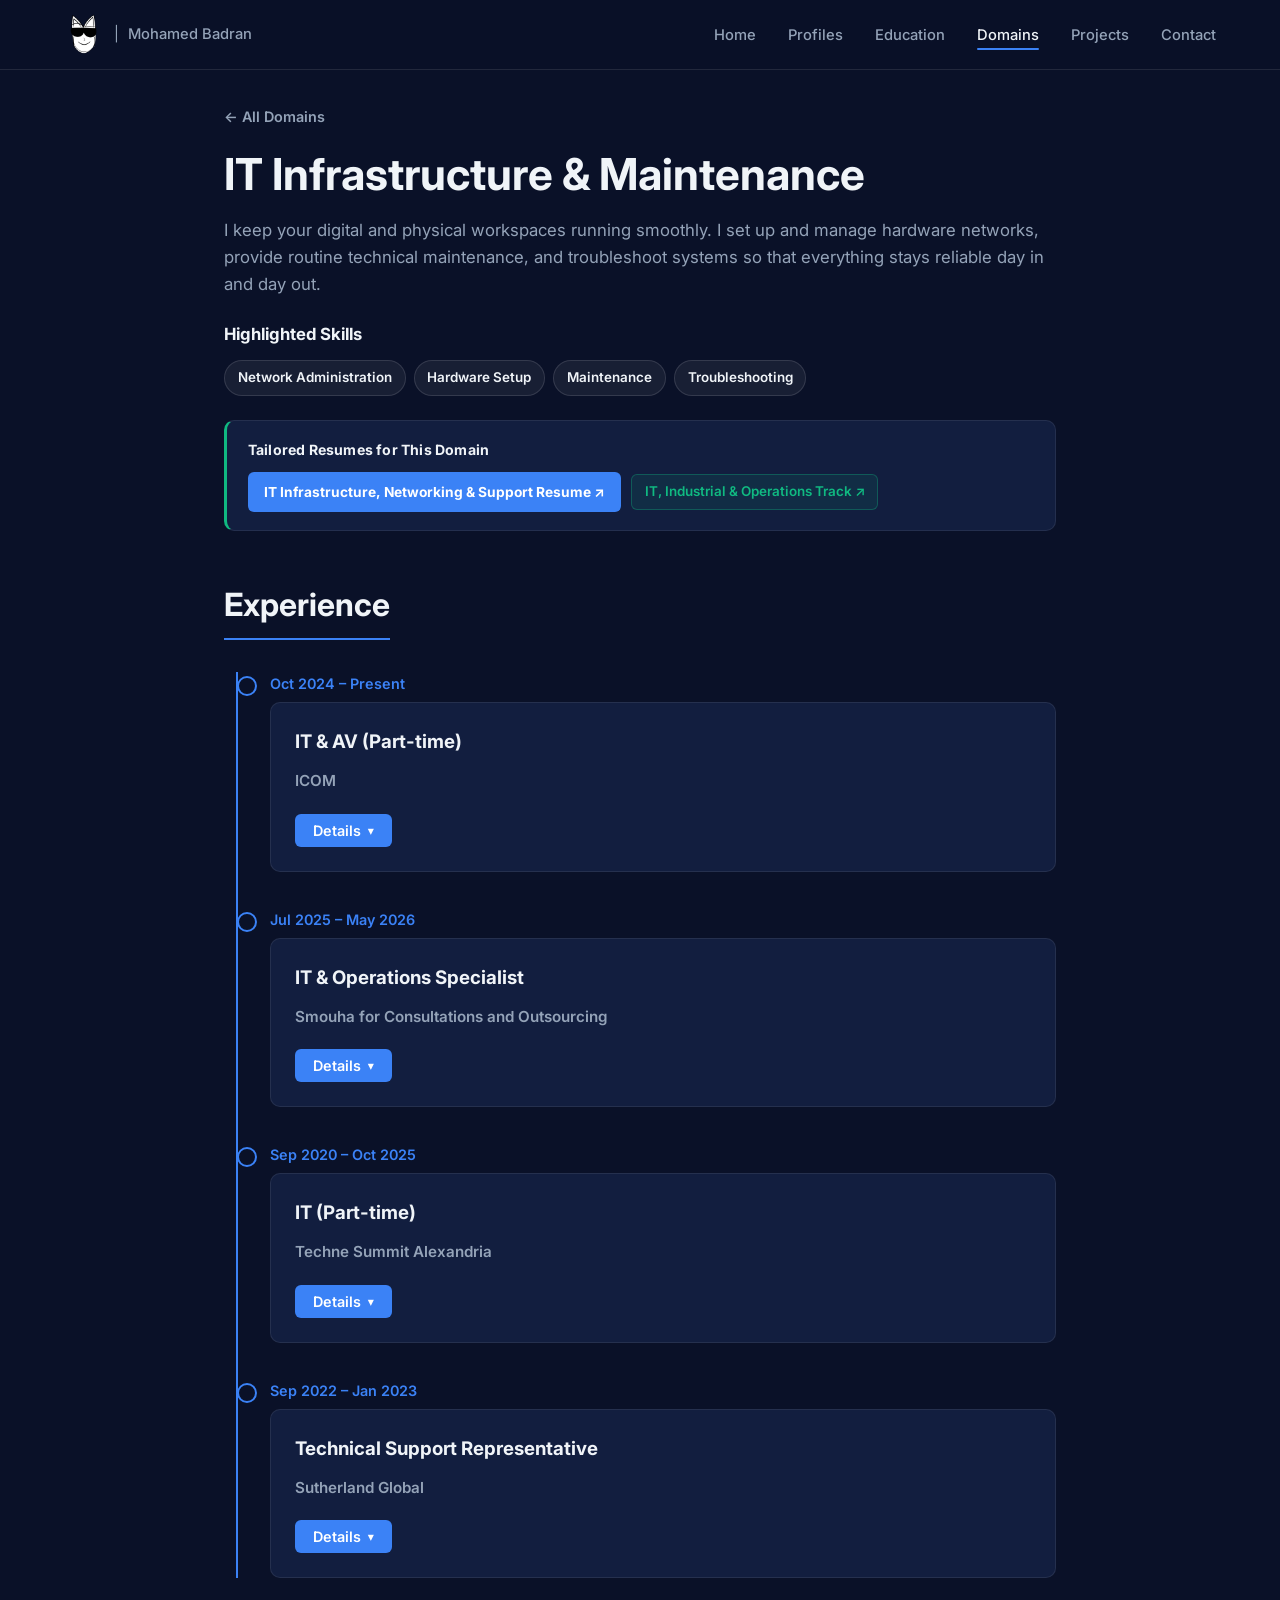
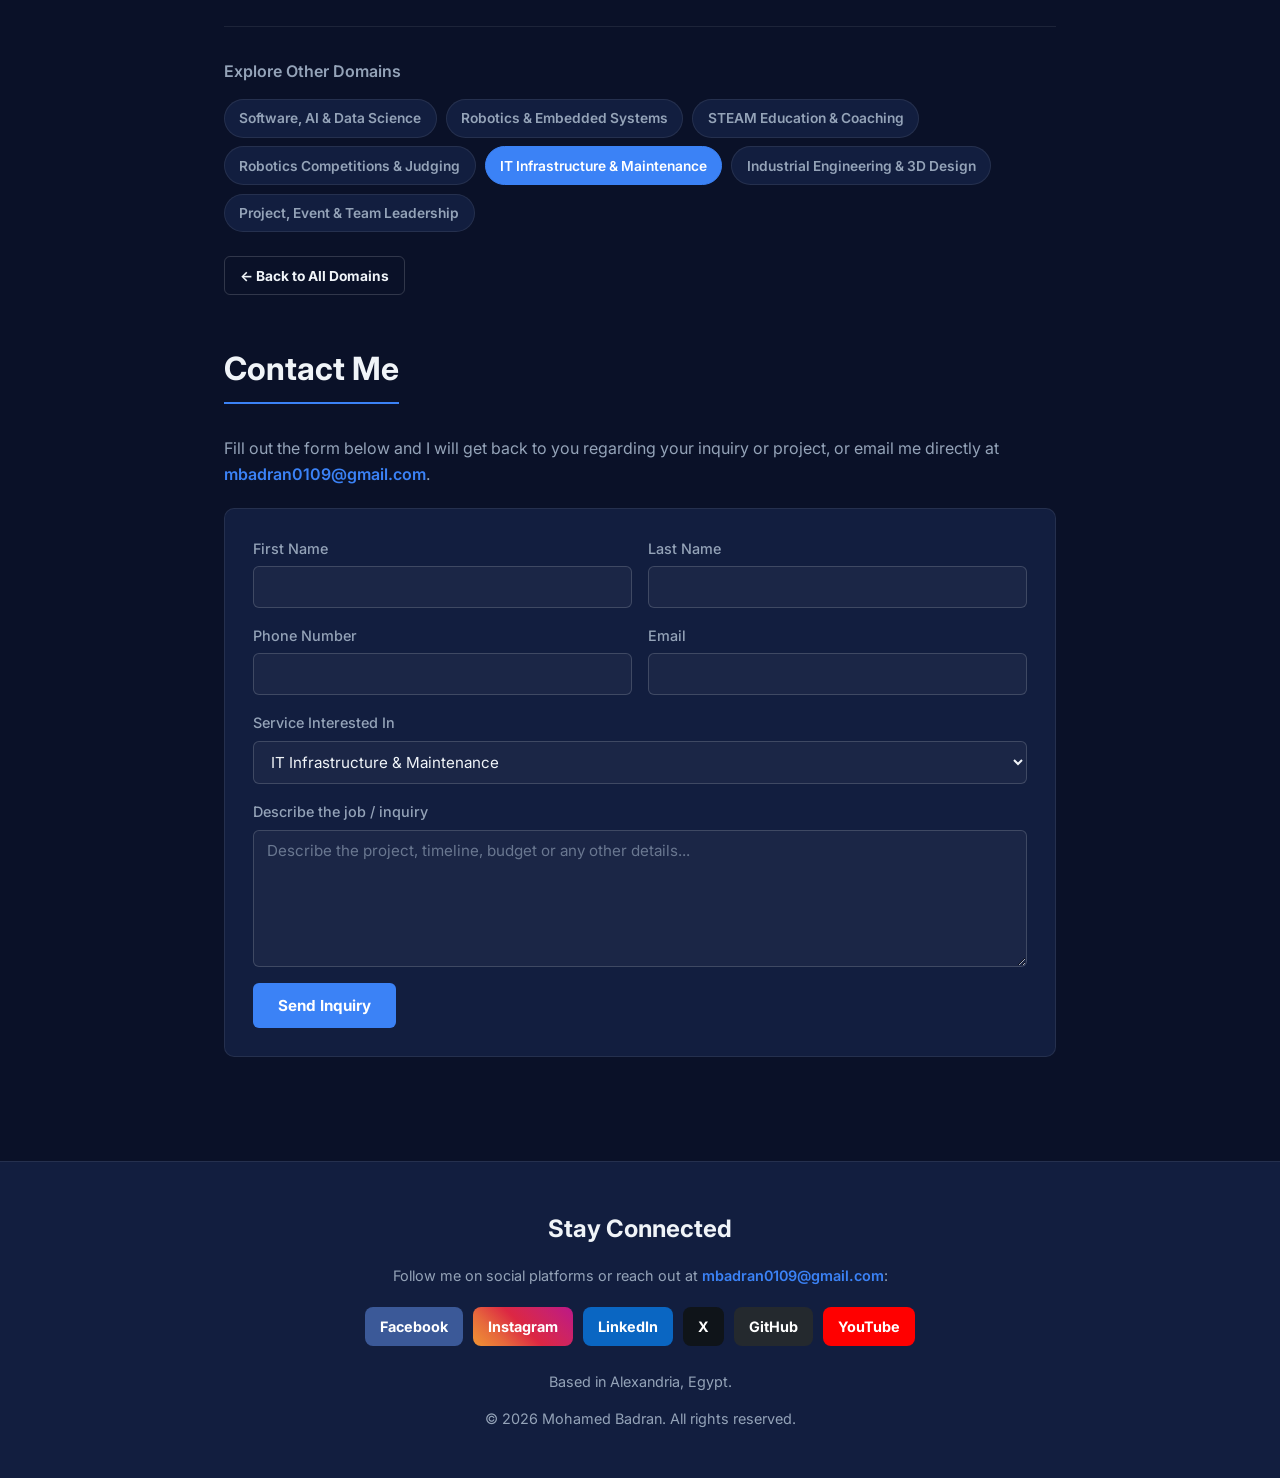
<file: services/it-infrastructure/index.html>
<!DOCTYPE html>
<!--
  services/it-infrastructure/index.html
  Dedicated service page for "IT Infrastructure & Maintenance".
-->
<html lang="en">
<head>
  <meta charset="utf-8">
  <meta name="viewport" content="width=device-width, initial-scale=1">
  <title>IT Infrastructure &amp; Maintenance | Mohamed Badran</title>
  <meta name="description" content="IT Infrastructure &amp; Maintenance: network setup, hardware maintenance, and troubleshooting services by Mohamed Badran.">
  <meta property="og:title" content="IT Infrastructure &amp; Maintenance | Mohamed Badran">
  <meta property="og:description" content="Network administration, hardware setup, and ongoing maintenance to keep systems reliable.">
  <meta property="og:image" content="https://mbadran0109.vercel.app/images/MBLogo.png">
  <meta property="og:url" content="https://mbadran0109.vercel.app/services/it-infrastructure/">
  <meta property="og:type" content="website">
  <meta name="twitter:card" content="summary">
  <link rel="preconnect" href="https://fonts.googleapis.com">
  <link rel="preconnect" href="https://fonts.gstatic.com" crossorigin>
  <link href="https://fonts.googleapis.com/css2?family=Inter:wght@300;400;600;800&display=swap" rel="stylesheet">
  <link rel="stylesheet" href="../../styles.index.css">
  <link rel="icon" href="../../images/MBLogo.png" type="image/png">
</head>
<body data-root="../.." data-page="service">
  <header data-component="nav"></header>

  <main class="service-page-shell">
    <a href="../../index.html#services" class="breadcrumb-link">&larr; All Domains</a>
    <h1 class="service-hero-title">IT Infrastructure &amp; Maintenance</h1>
    <p class="service-hero-desc">I keep your digital and physical workspaces running smoothly. I set up and manage hardware networks, provide routine technical maintenance, and troubleshoot systems so that everything stays reliable day in and day out.</p>

    <h2 class="skills-heading">Highlighted Skills</h2>
    <div class="tag-container">
      <span class="skill-tag">Network Administration</span>
      <span class="skill-tag">Hardware Setup</span>
      <span class="skill-tag">Maintenance</span>
      <span class="skill-tag">Troubleshooting</span>
    </div>

    <div class="domain-resume-bar">
      <span class="domain-resume-title">Tailored Resumes for This Domain</span>
      <div class="domain-resume-links">
        <a class="btn btn-sm" href="https://drive.google.com/file/d/16r4pRje00Qm-qnY_d8s-7p57Js4tmRUk/view?usp=drive_link" target="_blank" rel="noopener noreferrer">IT Infrastructure, Networking &amp; Support Resume &#8599;</a>
        <a class="cert-pill" href="https://drive.google.com/file/d/1W12ZxApw5Vp_v9GlfpfckL09FTS4JElH/view?usp=drive_link" target="_blank" rel="noopener noreferrer">IT, Industrial &amp; Operations Track &#8599;</a>
      </div>
    </div>

    <section id="experience">
      <h2 class="section-title">Experience</h2>
      <div class="timeline">
        <div class="timeline-item animate-fade-up">
          <div class="timeline-date">Oct 2024 &ndash; Present</div>
          <div class="card timeline-card">
            <h3 class="timeline-role">IT &amp; AV (Part-time)</h3>
            <p class="timeline-org">ICOM</p>
            <div class="timeline-controls">
              <button type="button" class="toggle-btn" aria-expanded="false">Details</button>
            </div>
            <div class="timeline-body">
              <ul class="timeline-list">
                <li><strong>Network Infrastructure (CardioAlex 2026):</strong> Deployed and managed LAN networks, configuring TCP/IP and DNS settings, and established servers and switches to ensure network stability for over 100 connected devices.</li>
                <li><strong>Audio &amp; Sound:</strong> Handled multi-microphone setups and sound routing.</li>
                <li><strong>Streaming:</strong> Managed multi-camera feeds and live streaming protocols.</li>
                <li><strong>Tech Operations:</strong> Installation and real-time troubleshooting of all venue AV hardware.</li>
              </ul>
            </div>
          </div>
        </div>

        <div class="timeline-item animate-fade-up" data-animate-delay="0.08s">
          <div class="timeline-date">Jul 2025 &ndash; May 2026</div>
          <div class="card timeline-card">
            <h3 class="timeline-role">IT &amp; Operations Specialist</h3>
            <p class="timeline-org">Smouha for Consultations and Outsourcing</p>
            <div class="timeline-controls">
              <button type="button" class="toggle-btn" aria-expanded="false">Details</button>
            </div>
            <div class="timeline-body">
              <ul class="timeline-list">
                <li><strong>IT &amp; Network Architecture:</strong> Engineered and maintained scalable IT infrastructure and network protocols, ensuring operational stability across all consultancy platforms.</li>
                <li><strong>Data Automation:</strong> Automated complex data workflows by implementing API integrations, reducing manual data synchronization time and improving cross-platform data integrity.</li>
              </ul>
            </div>
          </div>
        </div>

        <div class="timeline-item animate-fade-up" data-animate-delay="0.16s">
          <div class="timeline-date">Sep 2020 &ndash; Oct 2025</div>
          <div class="card timeline-card">
            <h3 class="timeline-role">IT (Part-time)</h3>
            <p class="timeline-org">Techne Summit Alexandria</p>
            <div class="timeline-controls">
              <button type="button" class="toggle-btn" aria-expanded="false">Details</button>
            </div>
            <div class="timeline-body">
              <ul class="timeline-list">
                <li><strong>Network Architecture:</strong> Deployment of IT infrastructure, ensuring network stability.</li>
                <li><strong>AV &amp; Live Streaming:</strong> Engineered multi-platform audiovisual workflows, overseeing real-time live streaming and broadcast continuity across all major stages.</li>
                <li><strong>Stage Management:</strong> Coordinated on-ground stage operations and task distribution among technicians to seamlessly align sound, lighting, and visual elements.</li>
                <li><strong>Technical Support:</strong> Led a centralized incident-response framework, delegating real-time troubleshooting to volunteers to quickly resolve venue-wide hardware issues.</li>
              </ul>
            </div>
          </div>
        </div>

        <div class="timeline-item animate-fade-up" data-animate-delay="0.2s">
          <div class="timeline-date">Sep 2022 &ndash; Jan 2023</div>
          <div class="card timeline-card">
            <h3 class="timeline-role">Technical Support Representative</h3>
            <p class="timeline-org">Sutherland Global</p>
            <div class="timeline-controls">
              <button type="button" class="toggle-btn" aria-expanded="false">Details</button>
            </div>
            <div class="timeline-body">
              <ul class="timeline-list">
                <li><strong>Hardware/Software Support:</strong> Provided technical troubleshooting for Cricut hardware and remote access to devices and accounts.</li>
              </ul>
            </div>
          </div>
        </div>
      </div>
    </section>

    <nav data-component="service-switcher" data-current="it-infrastructure" aria-label="Browse services"></nav>
    <section id="contact" class="contact-section" data-component="contact" data-service="it-infrastructure"></section>
  </main>

  <footer data-component="footer"></footer>
  <script src="../../scripts.shared.js" defer></script>
</body>
</html>
</file>
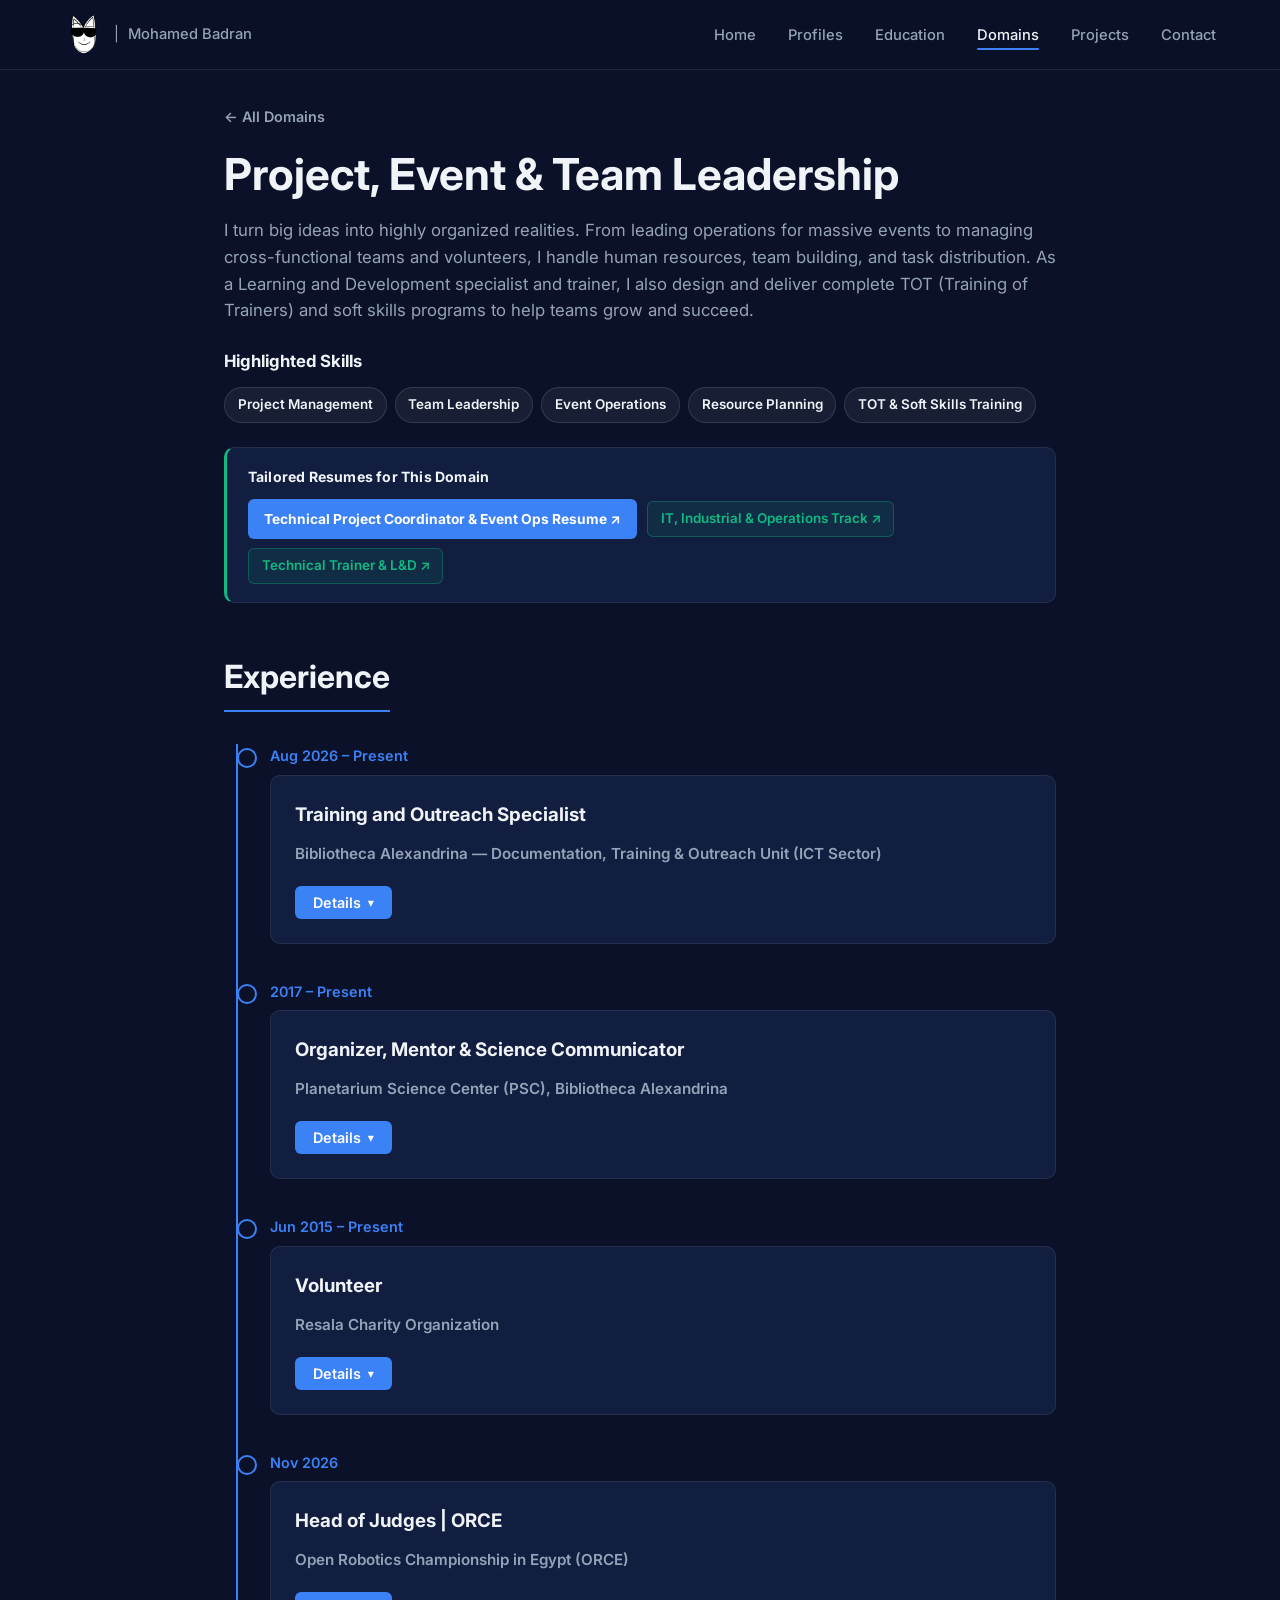
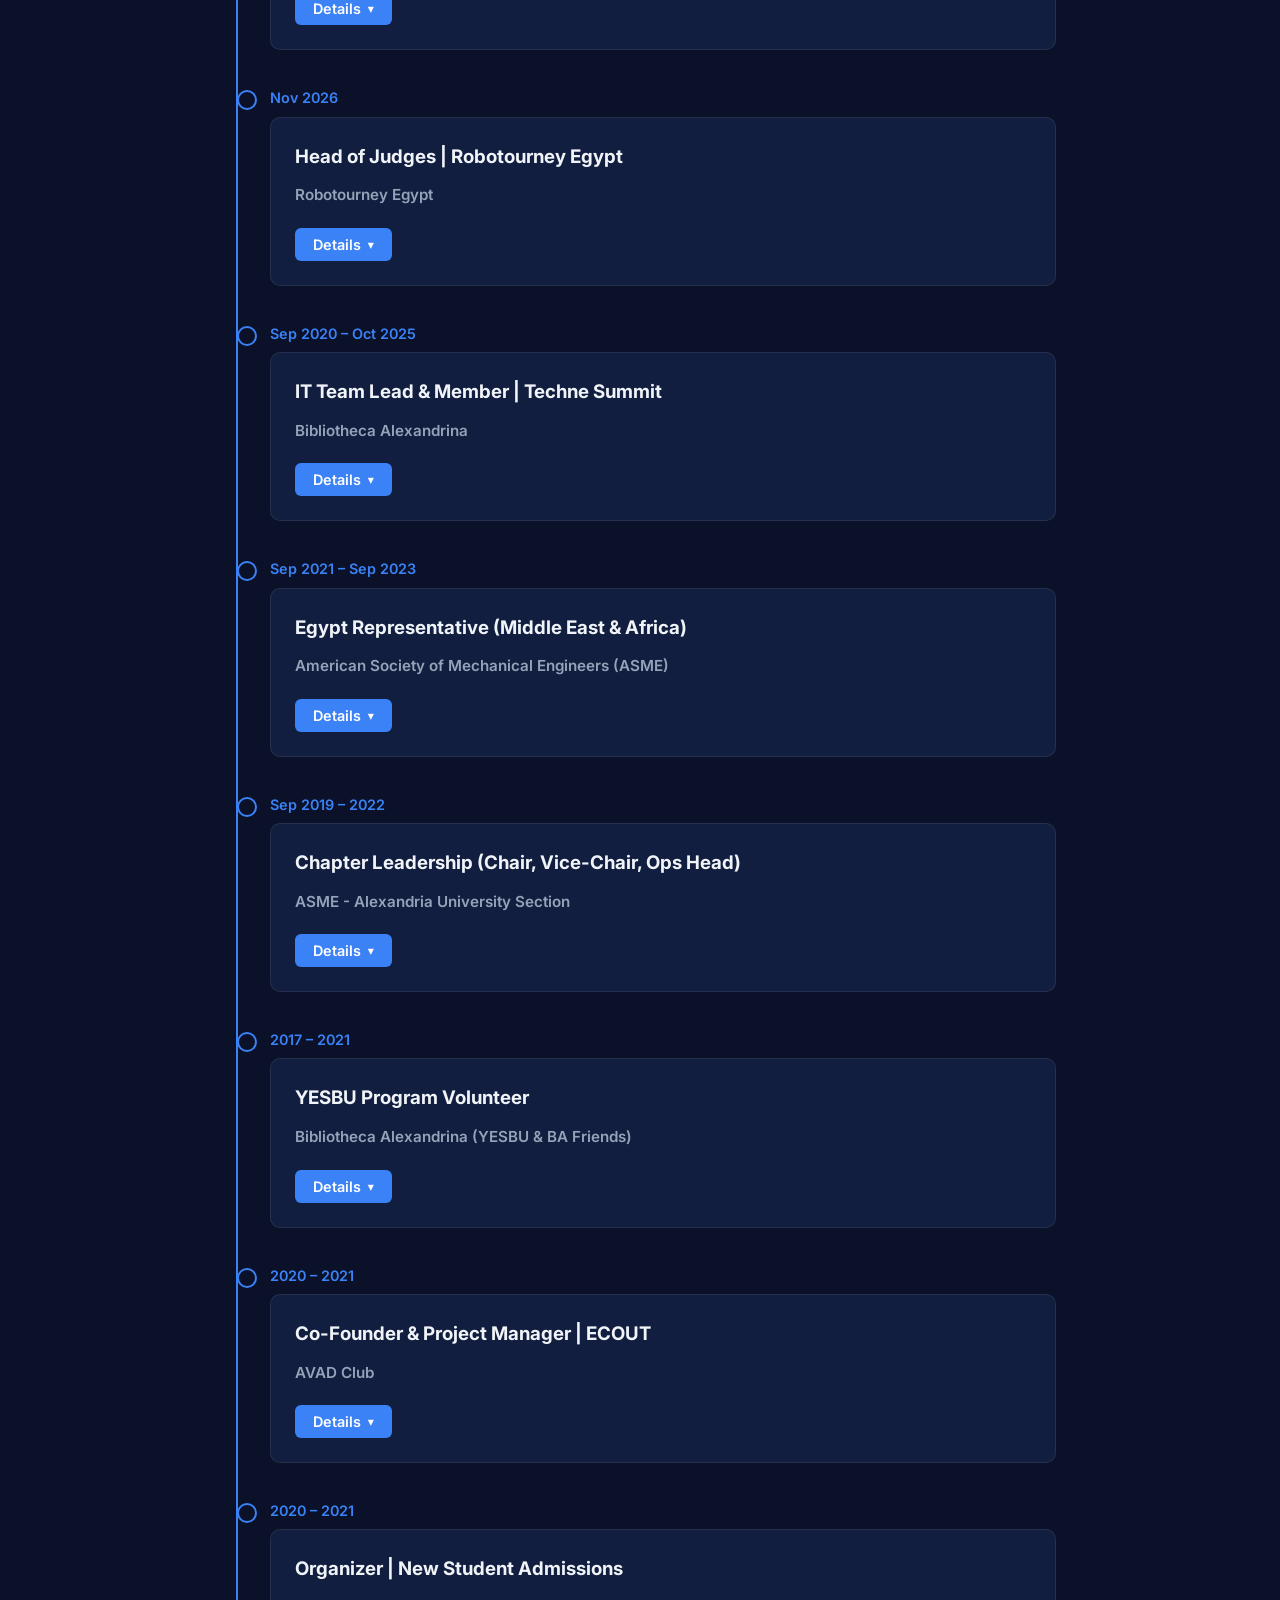
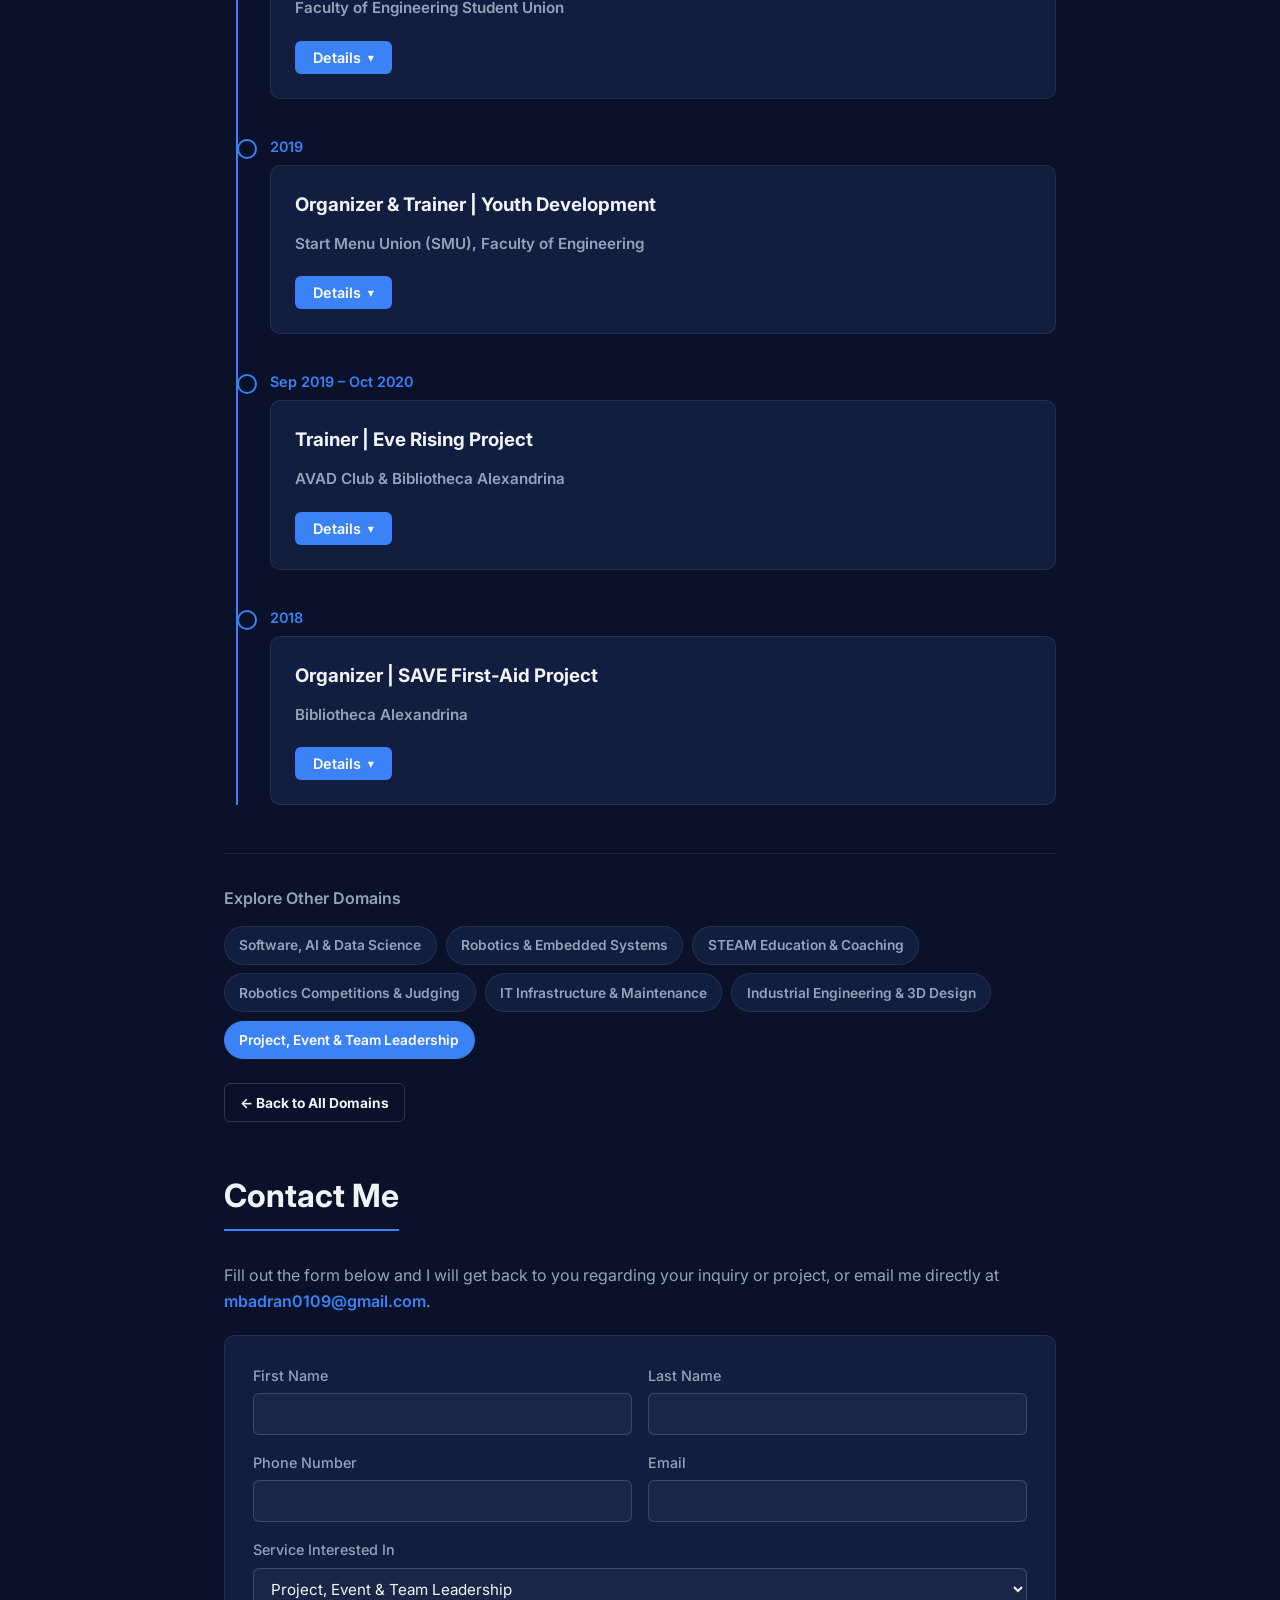
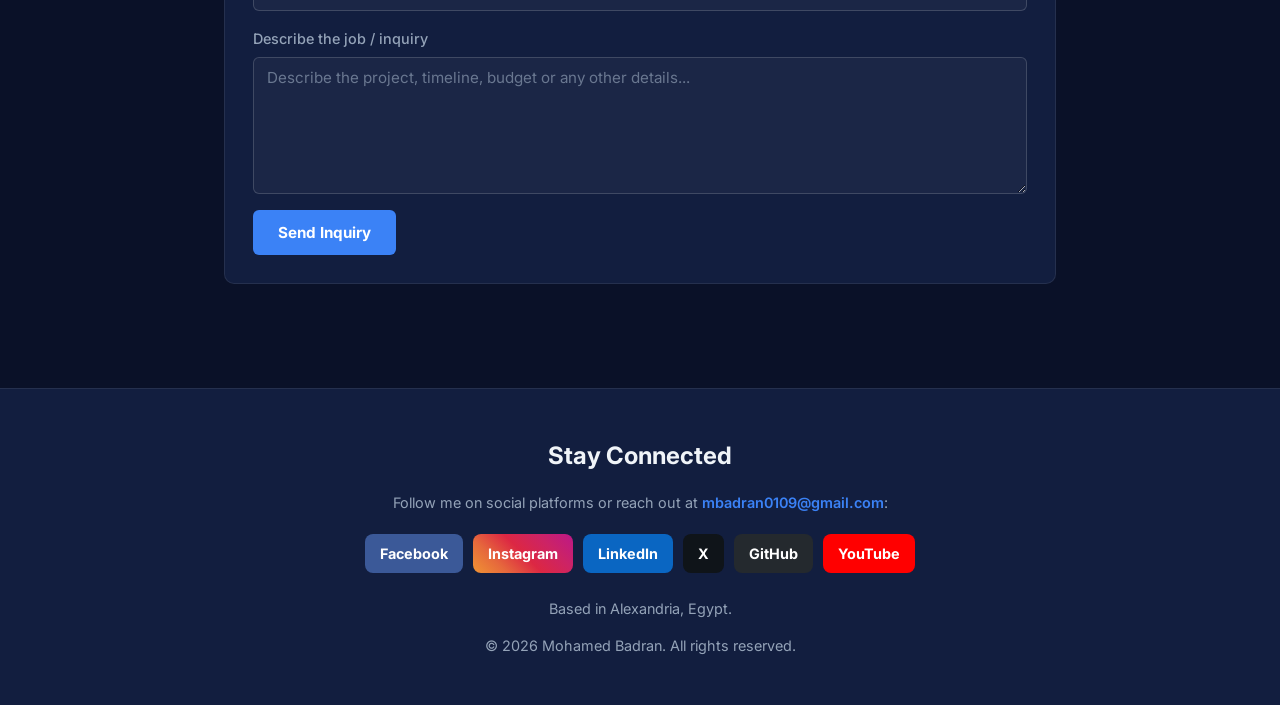
<file: services/project-leadership/index.html>
<!DOCTYPE html>
<!--
  services/project-leadership/index.html
  Dedicated service page for "Project, Event & Team Leadership".
-->
<html lang="en">
<head>
  <meta charset="utf-8">
  <meta name="viewport" content="width=device-width, initial-scale=1">
  <title>Project, Event &amp; Team Leadership | Mohamed Badran</title>
  <meta name="description" content="Project, Event &amp; Team Leadership: operations, team coordination, TOT training, and event execution by Mohamed Badran.">
  <meta property="og:title" content="Project, Event &amp; Team Leadership | Mohamed Badran">
  <meta property="og:description" content="Project management, event operations, TOT training, and team leadership to deliver complex initiatives on time.">
  <meta property="og:image" content="https://mbadran0109.vercel.app/images/MBLogo.png">
  <meta property="og:url" content="https://mbadran0109.vercel.app/services/project-leadership/">
  <meta property="og:type" content="website">
  <meta name="twitter:card" content="summary">
  <link rel="preconnect" href="https://fonts.googleapis.com">
  <link rel="preconnect" href="https://fonts.gstatic.com" crossorigin>
  <link href="https://fonts.googleapis.com/css2?family=Inter:wght@300;400;600;800&display=swap" rel="stylesheet">
  <link rel="stylesheet" href="../../styles.index.css">
  <link rel="icon" href="../../images/MBLogo.png" type="image/png">
</head>
<body data-root="../.." data-page="service">
  <header data-component="nav"></header>

  <main class="service-page-shell">
    <a href="../../index.html#services" class="breadcrumb-link">&larr; All Domains</a>
    <h1 class="service-hero-title">Project, Event &amp; Team Leadership</h1>
    <p class="service-hero-desc">I turn big ideas into highly organized realities. From leading operations for massive events to managing cross-functional teams and volunteers, I handle human resources, team building, and task distribution. As a Learning and Development specialist and trainer, I also design and deliver complete TOT (Training of Trainers) and soft skills programs to help teams grow and succeed.</p>

    <h2 class="skills-heading">Highlighted Skills</h2>
    <div class="tag-container">
      <span class="skill-tag">Project Management</span>
      <span class="skill-tag">Team Leadership</span>
      <span class="skill-tag">Event Operations</span>
      <span class="skill-tag">Resource Planning</span>
      <span class="skill-tag">TOT &amp; Soft Skills Training</span>
    </div>

    <div class="domain-resume-bar">
      <span class="domain-resume-title">Tailored Resumes for This Domain</span>
      <div class="domain-resume-links">
        <a class="btn btn-sm" href="https://drive.google.com/file/d/1z0d5w9HHd7Ner6cENqg0w3XHz1gNpldc/view?usp=drive_link" target="_blank" rel="noopener noreferrer">Technical Project Coordinator &amp; Event Ops Resume &#8599;</a>
        <a class="cert-pill" href="https://drive.google.com/file/d/1W12ZxApw5Vp_v9GlfpfckL09FTS4JElH/view?usp=drive_link" target="_blank" rel="noopener noreferrer">IT, Industrial &amp; Operations Track &#8599;</a>
        <a class="cert-pill" href="https://drive.google.com/file/d/14rnrxd8QVNsuvX0K0LcT5YJnQzrW7ZVc/view?usp=drive_link" target="_blank" rel="noopener noreferrer">Technical Trainer &amp; L&amp;D &#8599;</a>
      </div>
    </div>

    <section id="experience">
      <h2 class="section-title">Experience</h2>
      <div class="timeline">
        <div class="timeline-item animate-fade-up">
          <div class="timeline-date">Aug 2026 &ndash; Present</div>
          <div class="card timeline-card">
            <h3 class="timeline-role">Training and Outreach Specialist</h3>
            <p class="timeline-org">Bibliotheca Alexandrina &mdash; Documentation, Training &amp; Outreach Unit (ICT Sector)</p>
            <div class="timeline-controls">
              <button type="button" class="toggle-btn" aria-expanded="false">Details</button>
            </div>
            <div class="timeline-body">
              <ul class="timeline-list">
                <li><strong>Tech Community Outreach &amp; Event Management:</strong> Organize and manage major technical events, hackathons, and educational competitions hosted or sponsored by the ICT Sector, collaborating with university professors, industry experts, and student communities to secure keynote speakers and drive participation.</li>
                <li><strong>Technical Training &amp; Capacity Building:</strong> Design and deliver internal technical training programs and ICDL workshops for library staff to boost productivity and operational efficiency.</li>
                <li><strong>Technical Documentation &amp; Reporting:</strong> Author documentation for technical releases, sector updates, and milestone achievements, maintaining a record of the ICT Sector&rsquo;s annual footprint.</li>
                <li><strong>Software QA &amp; Cross-Team Coordination:</strong> Conduct QA testing on newly launched web portals and digital services, partnering with development teams via structured bug reports.</li>
              </ul>
            </div>
          </div>
        </div>

        <div class="timeline-item animate-fade-up" data-animate-delay="0.08s">
          <div class="timeline-date">2017 &ndash; Present</div>
          <div class="card timeline-card">
            <h3 class="timeline-role">Organizer, Mentor &amp; Science Communicator</h3>
            <p class="timeline-org">Planetarium Science Center (PSC), Bibliotheca Alexandrina</p>
            <div class="timeline-controls">
              <button type="button" class="toggle-btn" aria-expanded="false">Details</button>
            </div>
            <div class="timeline-body">
              <ul class="timeline-list">
                <li><strong>Event Management:</strong> Handled comprehensive event logistics, team registrations, and served as a judge for major events including the International Book Fair, FIRST LEGO League (FLL), Science Festivity, and the Science Film Festival.</li>
                <li><strong>Robotics Coaching:</strong> Coached and mentored youth robotics teams, guiding them through robot design, programming, and competition strategy.</li>
                <li><strong>Science Communication:</strong> Delivered hands-on scientific workshops and activities to the public, making complex topics accessible and engaging (760+ documented PSC volunteering hours).</li>
              </ul>
              <div class="cert-pill-links">
                <a class="cert-pill" href="https://drive.google.com/file/d/1Ftle4M0a7cLKRvm8IuBAMzgafBeQVZpE/view?usp=drive_link" target="_blank" rel="noopener noreferrer">View PSC Letters &amp; Certificates &#8599;</a>
                <a class="cert-pill" href="https://drive.google.com/file/d/1FpAssrcs4DFult6CRldawRYQxRpH3c2Q/view?usp=drive_link" target="_blank" rel="noopener noreferrer">View Book Fair Certificates &#8599;</a>
              </div>
            </div>
          </div>
        </div>

        <div class="timeline-item animate-fade-up" data-animate-delay="0.08s">
          <div class="timeline-date">Jun 2015 &ndash; Present</div>
          <div class="card timeline-card">
            <h3 class="timeline-role">Volunteer</h3>
            <p class="timeline-org">Resala Charity Organization</p>
            <div class="timeline-controls">
              <button type="button" class="toggle-btn" aria-expanded="false">Details</button>
            </div>
            <div class="timeline-body">
              <ul class="timeline-list">
                <li><strong>Community Support:</strong> Actively involved in distributing essential aid including food, clothing, medicine, and appliances to support families and communities in need.</li>
              </ul>
            </div>
          </div>
        </div>

        <div class="timeline-item animate-fade-up" data-animate-delay="0.12s">
          <div class="timeline-date">Nov 2026</div>
          <div class="card timeline-card">
            <h3 class="timeline-role">Head of Judges | ORCE</h3>
            <p class="timeline-org">Open Robotics Championship in Egypt (ORCE)</p>
            <div class="timeline-controls">
              <button type="button" class="toggle-btn" aria-expanded="false">Details</button>
            </div>
            <div class="timeline-body">
              <ul class="timeline-list">
                <li><strong>Categories Managed (4 Main Categories &amp; Subcategories):</strong> Soccer, Sumo (Beginner, Advanced), Line Following (Beginner, Advanced), and Ball Collector.</li>
                <li><strong>Judging Panel Leadership:</strong> Led and coordinated judges across all 4 competition tracks, overseeing briefing sessions, scoring alignment, arena officiating, and final award verification.</li>
                <li><strong>Operational Oversight:</strong> Managed live match schedules across arenas, resolved technical appeals, and ensured fair, consistent compliance with championship rules.</li>
              </ul>
            </div>
          </div>
        </div>

        <div class="timeline-item animate-fade-up" data-animate-delay="0.14s">
          <div class="timeline-date">Nov 2026</div>
          <div class="card timeline-card">
            <h3 class="timeline-role">Head of Judges | Robotourney Egypt</h3>
            <p class="timeline-org">Robotourney Egypt</p>
            <div class="timeline-controls">
              <button type="button" class="toggle-btn" aria-expanded="false">Details</button>
            </div>
            <div class="timeline-body">
              <ul class="timeline-list">
                <li><strong>Categories Managed (4 Main Categories &amp; Subcategories):</strong> SoccerBot (Junior, Middle, Senior), SumoBot, Infinite Expansion, and Ball Blitz.</li>
                <li><strong>Judging Panel Leadership:</strong> Directed judging teams across all 4 categories and age divisions, standardizing rubrics, technical inspections, and score validation.</li>
                <li><strong>Decision Making &amp; Flow:</strong> Handled escalations and technical disputes in real time while keeping multi-arena rounds running smoothly and on schedule.</li>
              </ul>
            </div>
          </div>
        </div>

        <div class="timeline-item animate-fade-up" data-animate-delay="0.16s">
          <div class="timeline-date">Sep 2020 &ndash; Oct 2025</div>
          <div class="card timeline-card">
            <h3 class="timeline-role">IT Team Lead &amp; Member | Techne Summit</h3>
            <p class="timeline-org">Bibliotheca Alexandrina</p>
            <div class="timeline-controls">
              <button type="button" class="toggle-btn" aria-expanded="false">Details</button>
            </div>
            <div class="timeline-body">
              <ul class="timeline-list">
                <li><strong>Technical Leadership:</strong> Served as an IT Team Member from 2020 and promoted to IT Team Lead for the 2025 summit to manage all technical infrastructure and support for the major international event.</li>
              </ul>
            </div>
          </div>
        </div>

        <div class="timeline-item animate-fade-up" data-animate-delay="0.16s">
          <div class="timeline-date">Sep 2021 &ndash; Sep 2023</div>
          <div class="card timeline-card">
            <h3 class="timeline-role">Egypt Representative (Middle East &amp; Africa)</h3>
            <p class="timeline-org">American Society of Mechanical Engineers (ASME)</p>
            <div class="timeline-controls">
              <button type="button" class="toggle-btn" aria-expanded="false">Details</button>
            </div>
            <div class="timeline-body">
              <ul class="timeline-list">
                <li><strong>Regional Leadership:</strong> Represented the Egypt section at the Middle East and Africa regional level, coordinating with international chapters and contributing to strategic engineering initiatives.</li>
              </ul>
              <div class="cert-pill-links">
                <a class="cert-pill" href="https://drive.google.com/file/d/1FhOI9y7nioU_ugh1kIkWbsTxQiM_Oh4J/view?usp=drive_link" target="_blank" rel="noopener noreferrer">View ASME Certificates (3) &#8599;</a>
                <a class="cert-pill" href="https://drive.google.com/file/d/1Gn_Y2HgFNoop-cCN3r4q7uUMdsAr1EOn/view?usp=drive_link" target="_blank" rel="noopener noreferrer">View ASME Advisor Recommendation &#8599;</a>
              </div>
            </div>
          </div>
        </div>

        <div class="timeline-item animate-fade-up" data-animate-delay="0.16s">
          <div class="timeline-date">Sep 2019 &ndash; 2022</div>
          <div class="card timeline-card">
            <h3 class="timeline-role">Chapter Leadership (Chair, Vice-Chair, Ops Head)</h3>
            <p class="timeline-org">ASME - Alexandria University Section</p>
            <div class="timeline-controls">
              <button type="button" class="toggle-btn" aria-expanded="false">Details</button>
            </div>
            <div class="timeline-body">
              <ul class="timeline-list">
                <li><strong>Progressive Leadership:</strong> Advanced through key roles including Head of Operations (2019&ndash;20), Vice Chairman (2020&ndash;21, 360 verified volunteering hours), and Chapter Chairman (2021&ndash;22).</li>
                <li><strong>Operational Management:</strong> Directed all chapter operations, managed teams, and executed strategic initiatives to promote mechanical engineering and professional development for members.</li>
              </ul>
              <div class="cert-pill-links">
                <a class="cert-pill" href="https://drive.google.com/file/d/1FhOI9y7nioU_ugh1kIkWbsTxQiM_Oh4J/view?usp=drive_link" target="_blank" rel="noopener noreferrer">View ASME Certificates (3) &#8599;</a>
                <a class="cert-pill" href="https://drive.google.com/file/d/1Gn_Y2HgFNoop-cCN3r4q7uUMdsAr1EOn/view?usp=drive_link" target="_blank" rel="noopener noreferrer">View ASME Advisor Recommendation &#8599;</a>
              </div>
            </div>
          </div>
        </div>

        <div class="timeline-item animate-fade-up" data-animate-delay="0.16s">
          <div class="timeline-date">2017 &ndash; 2021</div>
          <div class="card timeline-card">
            <h3 class="timeline-role">YESBU Program Volunteer</h3>
            <p class="timeline-org">Bibliotheca Alexandrina (YESBU &amp; BA Friends)</p>
            <div class="timeline-controls">
              <button type="button" class="toggle-btn" aria-expanded="false">Details</button>
            </div>
            <div class="timeline-body">
              <ul class="timeline-list">
                <li><strong>Workshop Facilitation:</strong> Facilitated skill-development programs like LYM and Knowledge Cafe by selecting topics, organizing teams, and managing session timelines to foster presentation and soft skills.</li>
                <li><strong>Event Support:</strong> Contributed to the "Choose Your Faculty" conference (Jul 2018) and volunteered at the Alexandria International Book Fair (2018 &amp; 2023).</li>
                <li><strong>Environmental Initiative:</strong> Volunteered in the BA Paper Collection &amp; Recycling Project (Aug 2017&ndash;Oct 2018) to promote sustainability within the library.</li>
              </ul>
              <div class="cert-pill-links">
                <a class="cert-pill" href="https://drive.google.com/file/d/1FpAssrcs4DFult6CRldawRYQxRpH3c2Q/view?usp=drive_link" target="_blank" rel="noopener noreferrer">View BA &amp; YESBU Certificates (4) &#8599;</a>
              </div>
            </div>
          </div>
        </div>

        <div class="timeline-item animate-fade-up" data-animate-delay="0.16s">
          <div class="timeline-date">2020 &ndash; 2021</div>
          <div class="card timeline-card">
            <h3 class="timeline-role">Co-Founder &amp; Project Manager | ECOUT</h3>
            <p class="timeline-org">AVAD Club</p>
            <div class="timeline-controls">
              <button type="button" class="toggle-btn" aria-expanded="false">Details</button>
            </div>
            <div class="timeline-body">
              <ul class="timeline-list">
                <li><strong>Project Leadership:</strong> Co-founded and managed "ECOUT" (Environmental Contributions of Unique Thoughts), an initiative to foster green startups by delivering technical, soft skills, and entrepreneurship sessions on sustainability.</li>
              </ul>
            </div>
          </div>
        </div>

        <div class="timeline-item animate-fade-up" data-animate-delay="0.16s">
          <div class="timeline-date">2020 &ndash; 2021</div>
          <div class="card timeline-card">
            <h3 class="timeline-role">Organizer | New Student Admissions</h3>
            <p class="timeline-org">Faculty of Engineering Student Union</p>
            <div class="timeline-controls">
              <button type="button" class="toggle-btn" aria-expanded="false">Details</button>
            </div>
            <div class="timeline-body">
              <ul class="timeline-list">
                <li><strong>Newcomer Integration:</strong> Organized the admission and medical check procedures for incoming students for the 2020&ndash;2021 academic year, ensuring a smooth and efficient onboarding process.</li>
              </ul>
              <div class="cert-pill-links">
                <a class="cert-pill" href="https://drive.google.com/file/d/1FumRnLt6M3JDBARsDHQRac15jqH3Asz_/view?usp=drive_link" target="_blank" rel="noopener noreferrer">View Student Union Certificate &#8599;</a>
              </div>
            </div>
          </div>
        </div>

        <div class="timeline-item animate-fade-up" data-animate-delay="0.16s">
          <div class="timeline-date">2019</div>
          <div class="card timeline-card">
            <h3 class="timeline-role">Organizer &amp; Trainer | Youth Development</h3>
            <p class="timeline-org">Start Menu Union (SMU), Faculty of Engineering</p>
            <div class="timeline-controls">
              <button type="button" class="toggle-btn" aria-expanded="false">Details</button>
            </div>
            <div class="timeline-body">
              <ul class="timeline-list">
                <li><strong>Skill Development Programs:</strong> Served as Capacity Building Staff Member for "Mind Utopia" (university students) and earned a Special Award for "Mind Juniors" (school students), focusing on entrepreneurship and soft skills.</li>
              </ul>
              <div class="cert-pill-links">
                <a class="cert-pill" href="https://drive.google.com/file/d/1FumRnLt6M3JDBARsDHQRac15jqH3Asz_/view?usp=drive_link" target="_blank" rel="noopener noreferrer">View SMU Certificates &#8599;</a>
              </div>
            </div>
          </div>
        </div>

        <div class="timeline-item animate-fade-up" data-animate-delay="0.16s">
          <div class="timeline-date">Sep 2019 &ndash; Oct 2020</div>
          <div class="card timeline-card">
            <h3 class="timeline-role">Trainer | Eve Rising Project</h3>
            <p class="timeline-org">AVAD Club &amp; Bibliotheca Alexandrina</p>
            <div class="timeline-controls">
              <button type="button" class="toggle-btn" aria-expanded="false">Details</button>
            </div>
            <div class="timeline-body">
              <ul class="timeline-list">
                <li><strong>Women Empowerment &amp; Award:</strong> Served in the Training &amp; Developing Committee for a women&rsquo;s empowerment project focused on soft skills and entrepreneurship, winning the <strong>BEST Training and Developing Committee Member</strong> award.</li>
              </ul>
              <div class="cert-pill-links">
                <a class="cert-pill" href="https://drive.google.com/file/d/1FyWSdSf0kjXnqR3_aoHHYPhqjyYeFIdw/view?usp=drive_link" target="_blank" rel="noopener noreferrer">View Eve Rising Certificates (2) &#8599;</a>
              </div>
            </div>
          </div>
        </div>

        <div class="timeline-item animate-fade-up" data-animate-delay="0.16s">
          <div class="timeline-date">2018</div>
          <div class="card timeline-card">
            <h3 class="timeline-role">Organizer | SAVE First-Aid Project</h3>
            <p class="timeline-org">Bibliotheca Alexandrina</p>
            <div class="timeline-controls">
              <button type="button" class="toggle-btn" aria-expanded="false">Details</button>
            </div>
            <div class="timeline-body">
              <ul class="timeline-list">
                <li><strong>Community Health Initiative:</strong> Co-organized a first-aid awareness project in collaboration with the Faculty of Medicine to educate the public on how to respond effectively in health-risk situations.</li>
              </ul>
            </div>
          </div>
        </div>
      </div>
    </section>

    <nav data-component="service-switcher" data-current="project-leadership" aria-label="Browse services"></nav>
    <section id="contact" class="contact-section" data-component="contact" data-service="project-leadership"></section>
  </main>

  <footer data-component="footer"></footer>
  <script src="../../scripts.shared.js" defer></script>
</body>
</html>
</file>
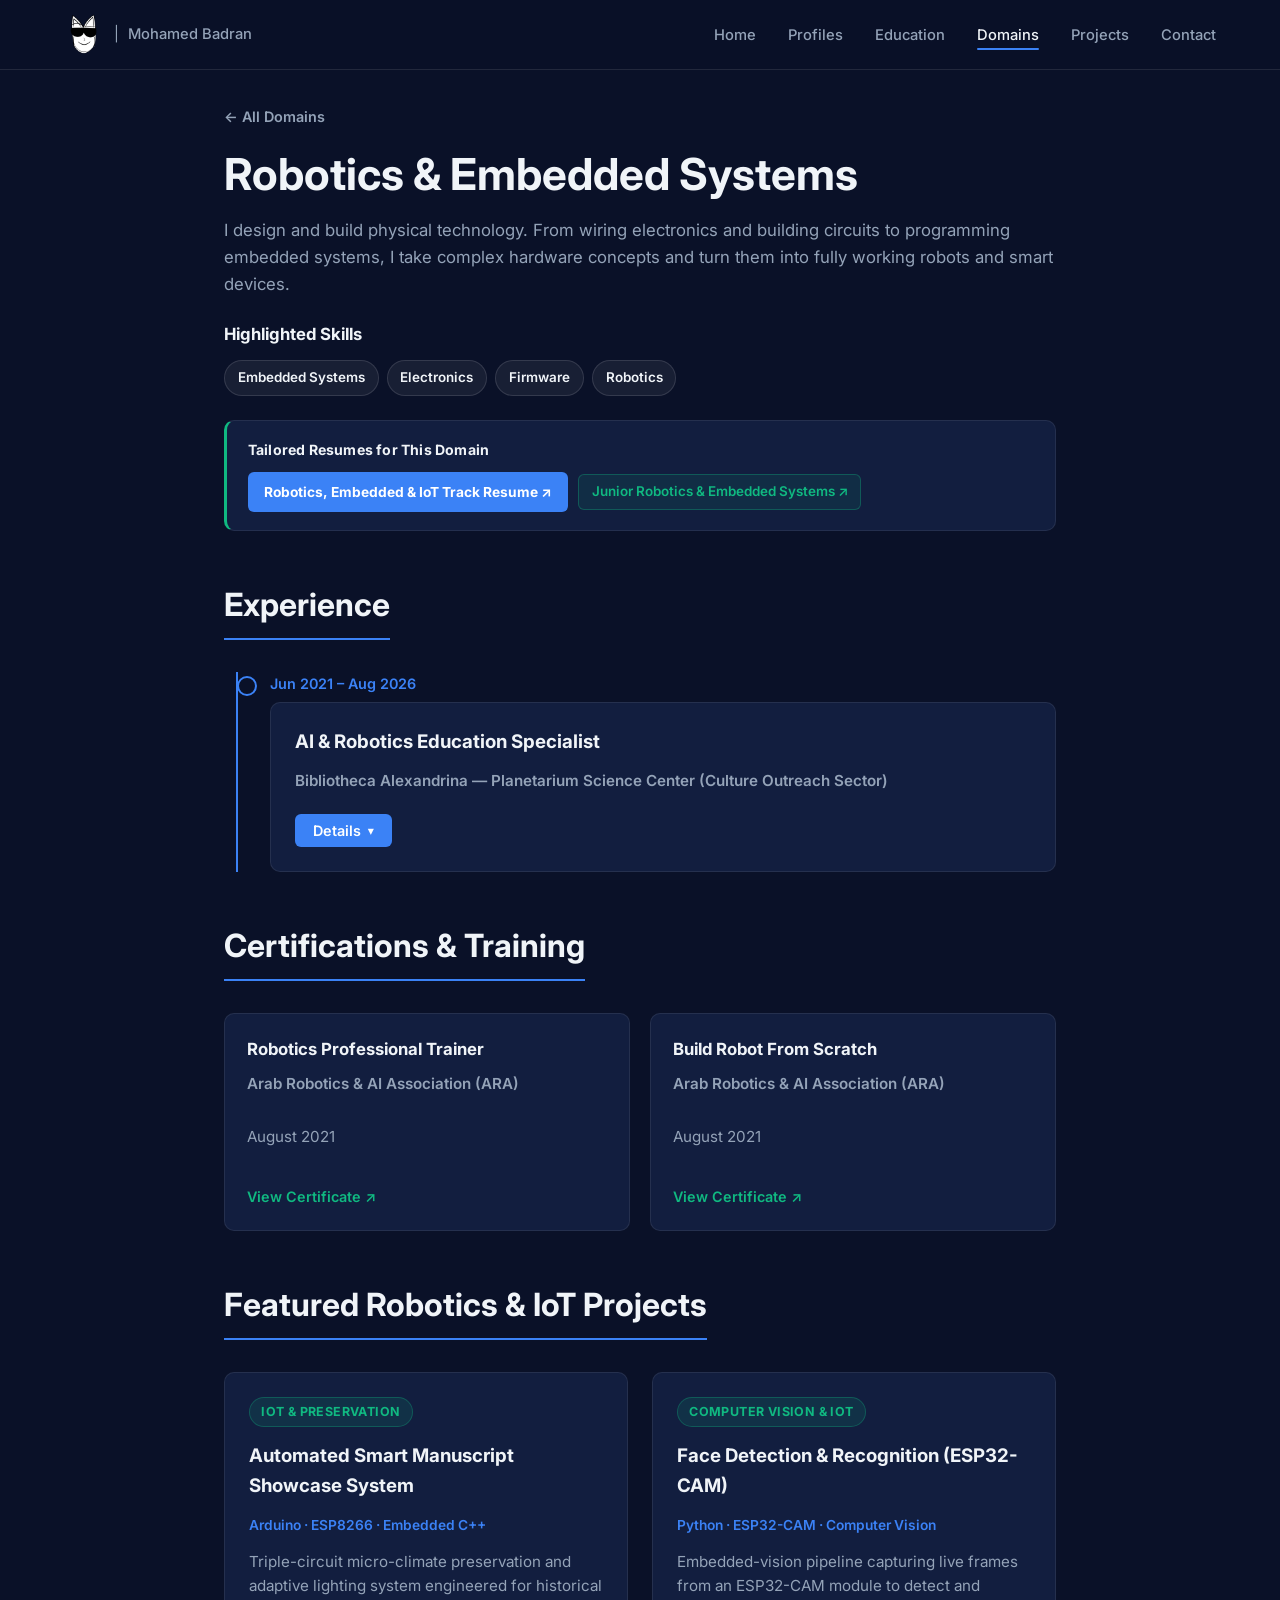
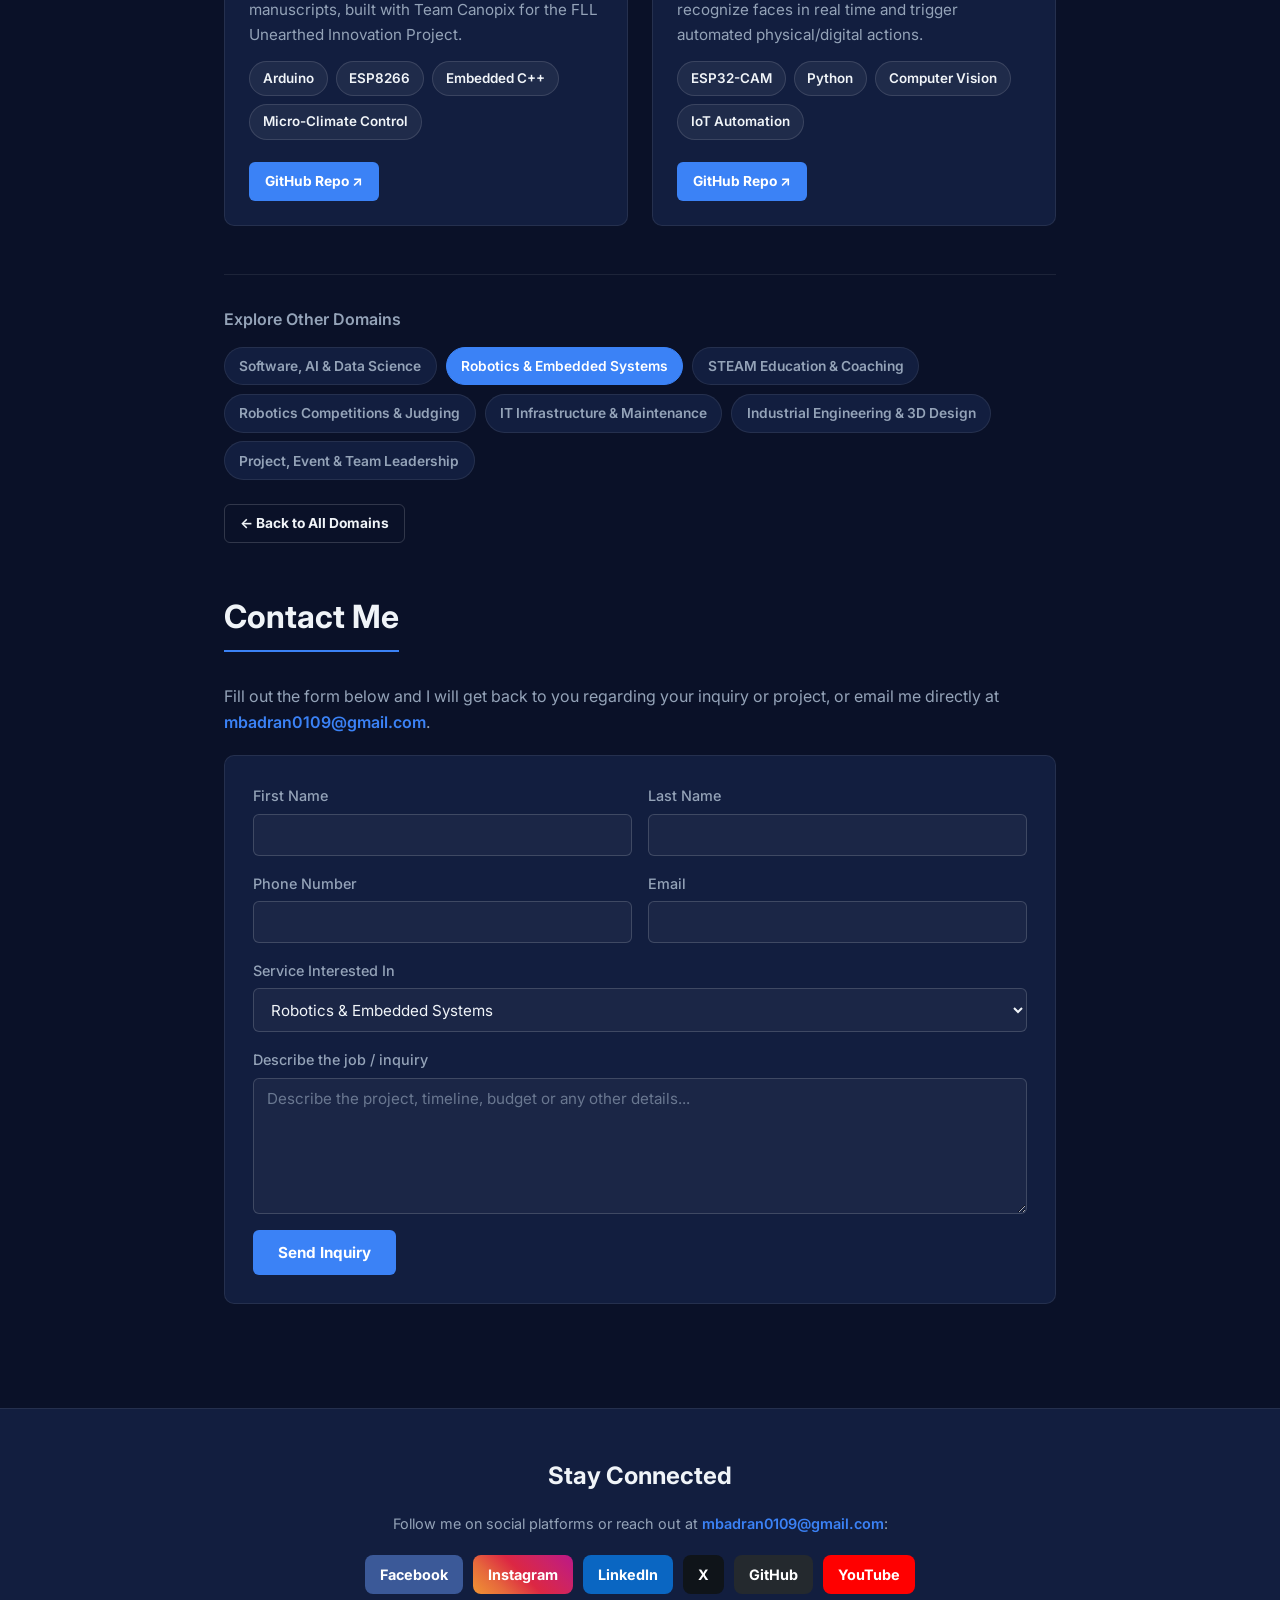
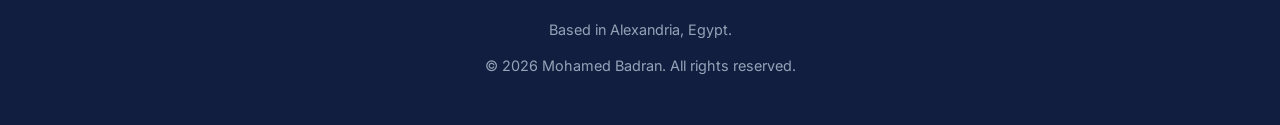
<file: services/robotics-embedded/index.html>
<!DOCTYPE html>
<!--
  services/robotics-embedded/index.html
  Dedicated service page for "Robotics & Embedded Systems".
-->
<html lang="en">
<head>
  <meta charset="utf-8">
  <meta name="viewport" content="width=device-width, initial-scale=1">
  <title>Robotics &amp; Embedded Systems | Mohamed Badran</title>
  <meta name="description" content="Robotics &amp; Embedded Systems: electronics, firmware, and robotics solutions by Mohamed Badran.">
  <meta property="og:title" content="Robotics &amp; Embedded Systems | Mohamed Badran">
  <meta property="og:description" content="Designing embedded systems, building electronics, and programming robots for functional prototypes and products.">
  <meta property="og:image" content="https://mbadran0109.vercel.app/images/MBLogo.png">
  <meta property="og:url" content="https://mbadran0109.vercel.app/services/robotics-embedded/">
  <meta property="og:type" content="website">
  <meta name="twitter:card" content="summary">
  <link rel="preconnect" href="https://fonts.googleapis.com">
  <link rel="preconnect" href="https://fonts.gstatic.com" crossorigin>
  <link href="https://fonts.googleapis.com/css2?family=Inter:wght@300;400;600;800&display=swap" rel="stylesheet">
  <link rel="stylesheet" href="../../styles.index.css">
  <link rel="icon" href="../../images/MBLogo.png" type="image/png">
</head>
<body data-root="../.." data-page="service">
  <header data-component="nav"></header>

  <main class="service-page-shell">
    <a href="../../index.html#services" class="breadcrumb-link">&larr; All Domains</a>
    <h1 class="service-hero-title">Robotics &amp; Embedded Systems</h1>
    <p class="service-hero-desc">I design and build physical technology. From wiring electronics and building circuits to programming embedded systems, I take complex hardware concepts and turn them into fully working robots and smart devices.</p>

    <h2 class="skills-heading">Highlighted Skills</h2>
    <div class="tag-container">
      <span class="skill-tag">Embedded Systems</span>
      <span class="skill-tag">Electronics</span>
      <span class="skill-tag">Firmware</span>
      <span class="skill-tag">Robotics</span>
    </div>

    <div class="domain-resume-bar">
      <span class="domain-resume-title">Tailored Resumes for This Domain</span>
      <div class="domain-resume-links">
        <a class="btn btn-sm" href="https://drive.google.com/file/d/1yG_paj98mcSfEDLUzc-G8CoOAYpAqRGJ/view?usp=drive_link" target="_blank" rel="noopener noreferrer">Robotics, Embedded &amp; IoT Track Resume &#8599;</a>
        <a class="cert-pill" href="https://drive.google.com/file/d/1nUicRgHneXRJJv4HbrLcwS8jVUj_ptk9/view?usp=drive_link" target="_blank" rel="noopener noreferrer">Junior Robotics &amp; Embedded Systems &#8599;</a>
      </div>
    </div>

    <section id="experience">
      <h2 class="section-title">Experience</h2>
      <div class="timeline">
        <div class="timeline-item animate-fade-up">
          <div class="timeline-date">Jun 2021 &ndash; Aug 2026</div>
          <div class="card timeline-card">
            <h3 class="timeline-role">AI &amp; Robotics Education Specialist</h3>
            <p class="timeline-org">Bibliotheca Alexandrina &mdash; Planetarium Science Center (Culture Outreach Sector)</p>
            <div class="timeline-controls">
              <button type="button" class="toggle-btn" aria-expanded="false">Details</button>
            </div>
            <div class="timeline-body">
              <ul class="timeline-list">
                <li><strong>IoT &amp; Embedded Systems:</strong> Developed and implemented Arduino-based embedded circuit projects, integrating hardware and software for real-world robotics applications.</li>
                <li><strong>AI &amp; Robotics Autonomy:</strong> Leveraged Python to build and integrate Artificial Intelligence models that enhance the intelligence and autonomy of robotic systems.</li>
                <li><strong>Seamless IoT Integration:</strong> Unified hardware (Arduino), software (Python/AI), and Web/Flutter control dashboards into an internet-connected ecosystem supporting remote monitoring and real-time data flow.</li>
                <li><strong>Mechatronics &amp; Competition Engineering:</strong> Engineered progressive robotics systems from basic logic to sophisticated mechatronics and mentored competitive FIRST LEGO League (FLL) teams.</li>
              </ul>
            </div>
          </div>
        </div>
      </div>
    </section>

    <section id="certifications">
      <h2 class="section-title">Certifications &amp; Training</h2>
      <div class="certs-grid">
        <article class="card cert-card">
          <h3>Robotics Professional Trainer</h3>
          <p class="cert-issuer">Arab Robotics &amp; AI Association (ARA)</p>
          <p class="cert-date">August 2021</p>
          <a class="cert-link" href="https://drive.google.com/file/d/1G1JaM7GEGYMmjLuwi4Mqm6zQ4uUjATFL/view?usp=drive_link" target="_blank" rel="noopener noreferrer">View Certificate &#8599;</a>
        </article>
        <article class="card cert-card">
          <h3>Build Robot From Scratch</h3>
          <p class="cert-issuer">Arab Robotics &amp; AI Association (ARA)</p>
          <p class="cert-date">August 2021</p>
          <a class="cert-link" href="https://drive.google.com/file/d/1G1JaM7GEGYMmjLuwi4Mqm6zQ4uUjATFL/view?usp=drive_link" target="_blank" rel="noopener noreferrer">View Certificate &#8599;</a>
        </article>
      </div>
    </section>

    <section id="projects">
      <h2 class="section-title">Featured Robotics &amp; IoT Projects</h2>
      <div class="projects-grid">
        <article class="card project-card">
          <div class="project-content">
            <span class="profile-badge">IoT &amp; Preservation</span>
            <h3>Automated Smart Manuscript Showcase System</h3>
            <div class="project-meta">Arduino &middot; ESP8266 &middot; Embedded C++</div>
            <p>Triple-circuit micro-climate preservation and adaptive lighting system engineered for historical manuscripts, built with Team Canopix for the FLL Unearthed Innovation Project.</p>
            <div class="tag-container">
              <span class="skill-tag">Arduino</span>
              <span class="skill-tag">ESP8266</span>
              <span class="skill-tag">Embedded C++</span>
              <span class="skill-tag">Micro-Climate Control</span>
            </div>
            <div class="project-links">
              <a href="https://github.com/mbadran0109/AutomatedSmartManuscriptShowcaseSystem" target="_blank" rel="noopener noreferrer" class="btn btn-sm">GitHub Repo &#8599;</a>
            </div>
          </div>
        </article>

        <article class="card project-card">
          <div class="project-content">
            <span class="profile-badge">Computer Vision &amp; IoT</span>
            <h3>Face Detection &amp; Recognition (ESP32-CAM)</h3>
            <div class="project-meta">Python &middot; ESP32-CAM &middot; Computer Vision</div>
            <p>Embedded-vision pipeline capturing live frames from an ESP32-CAM module to detect and recognize faces in real time and trigger automated physical/digital actions.</p>
            <div class="tag-container">
              <span class="skill-tag">ESP32-CAM</span>
              <span class="skill-tag">Python</span>
              <span class="skill-tag">Computer Vision</span>
              <span class="skill-tag">IoT Automation</span>
            </div>
            <div class="project-links">
              <a href="https://github.com/mbadran0109/FaceDetectionESP32" target="_blank" rel="noopener noreferrer" class="btn btn-sm">GitHub Repo &#8599;</a>
            </div>
          </div>
        </article>
      </div>
    </section>

    <nav data-component="service-switcher" data-current="robotics-embedded" aria-label="Browse services"></nav>
    <section id="contact" class="contact-section" data-component="contact" data-service="robotics-embedded"></section>
  </main>

  <footer data-component="footer"></footer>
  <script src="../../scripts.shared.js" defer></script>
</body>
</html>
</file>
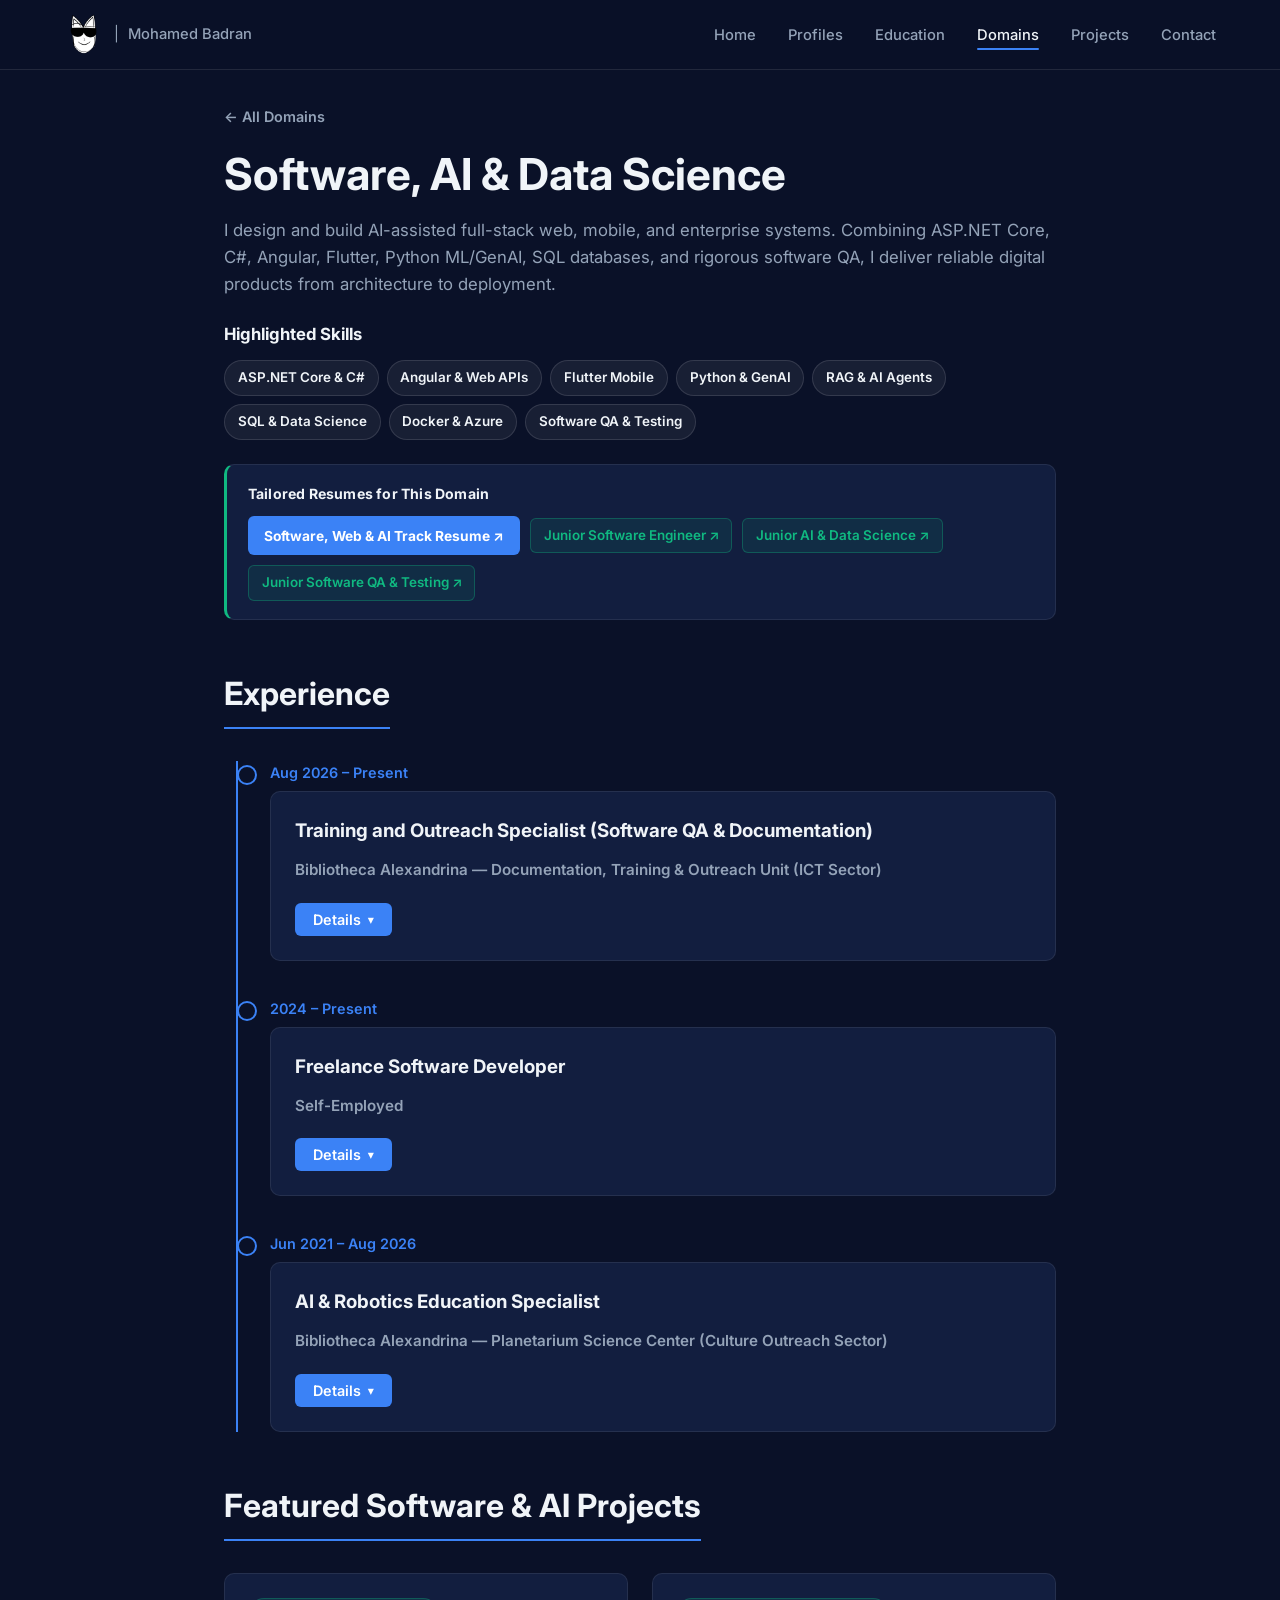
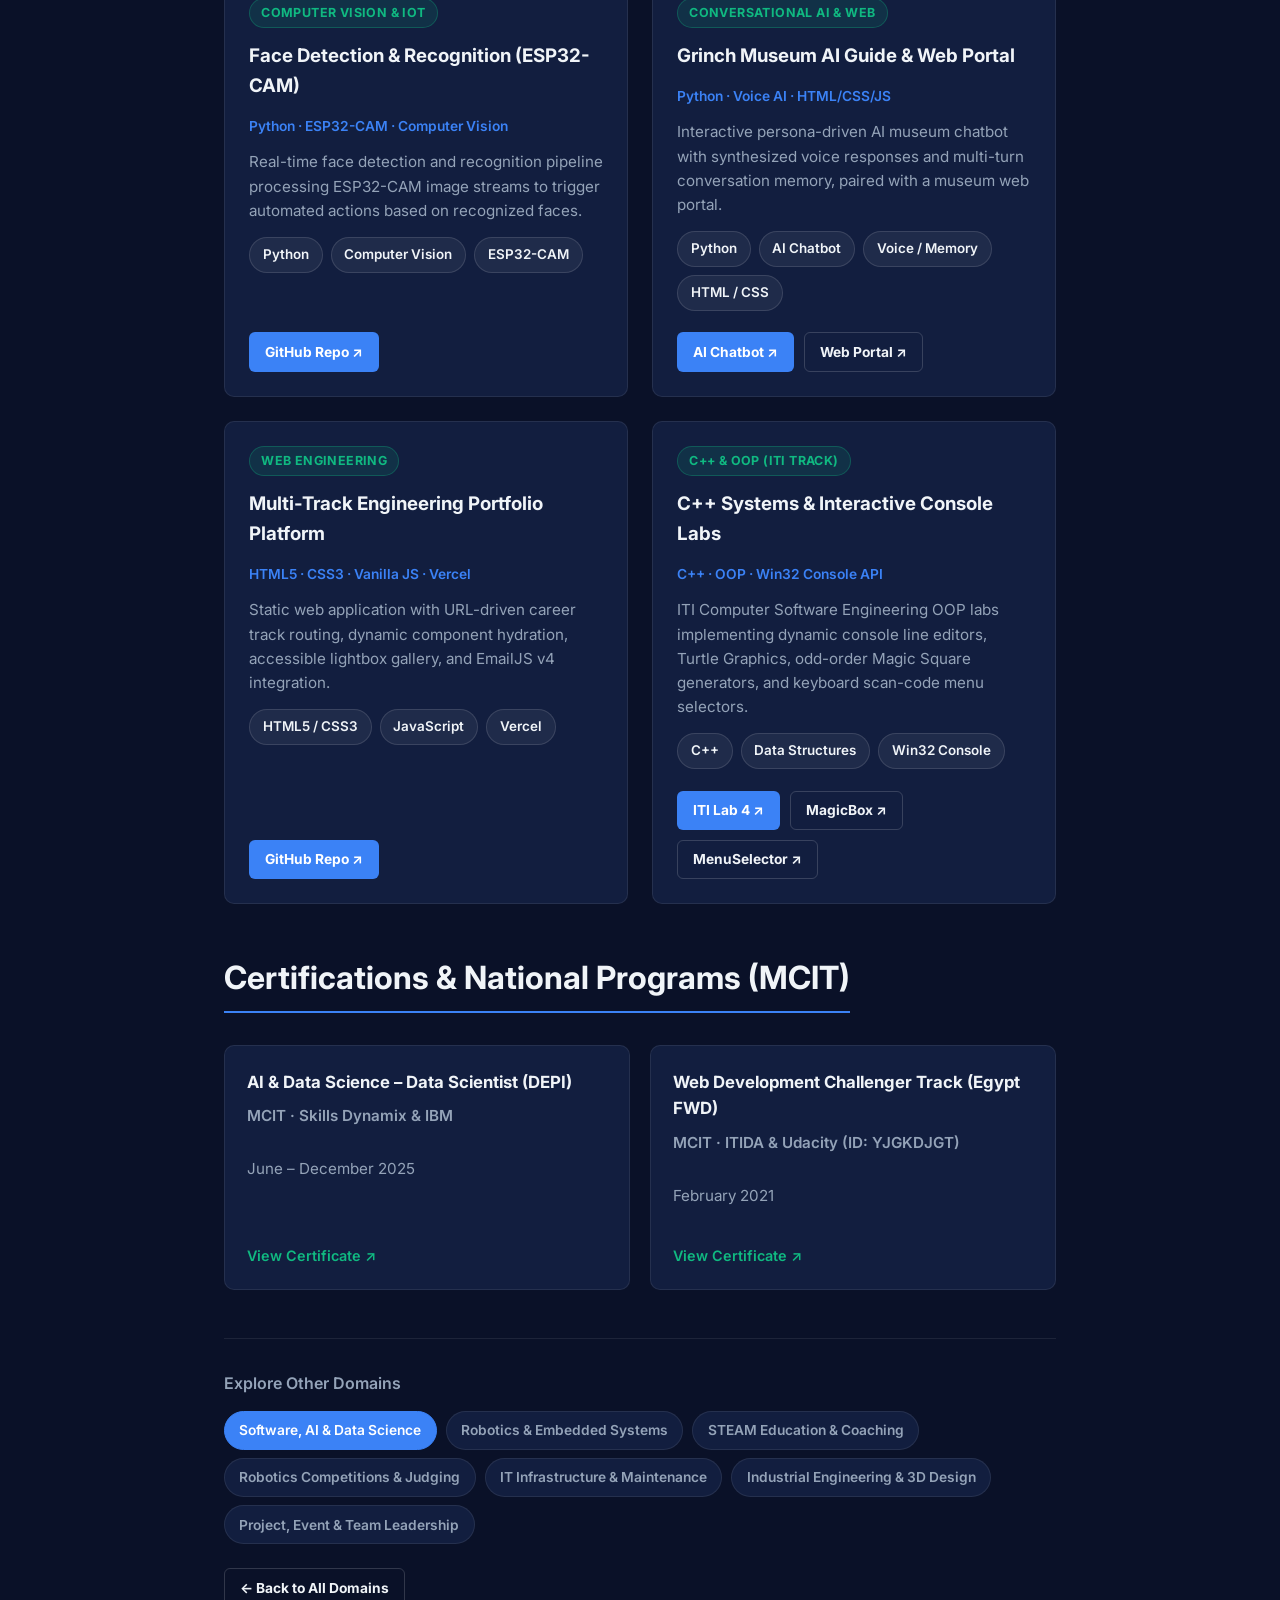
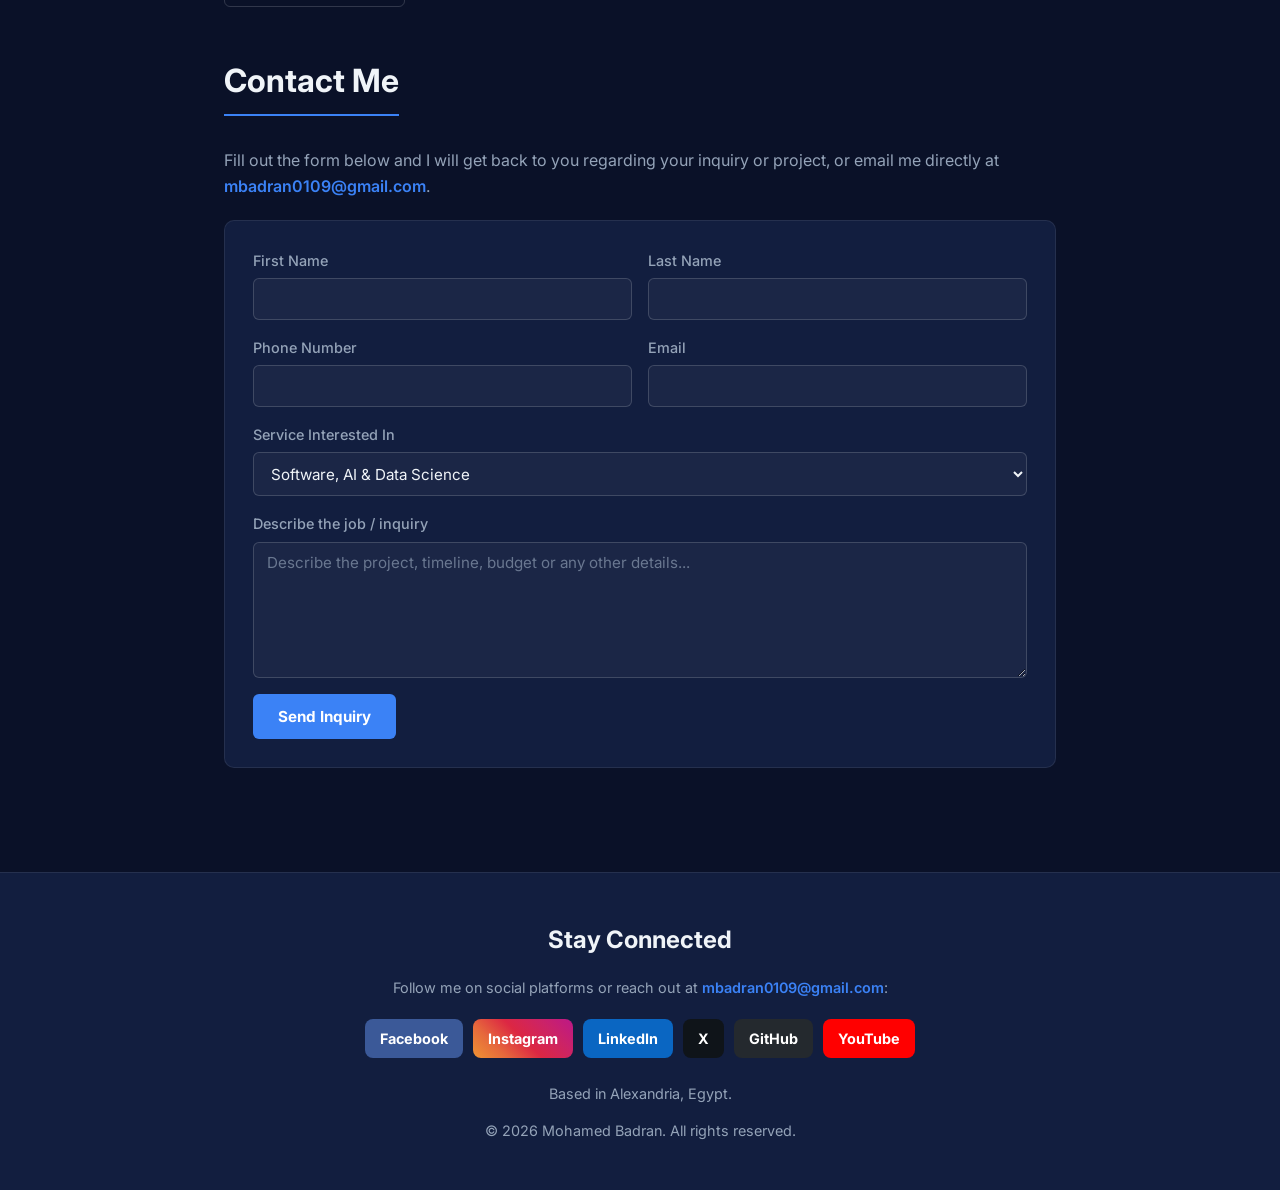
<file: services/software-ai/index.html>
<!DOCTYPE html>
<!--
  services/software-ai/index.html
  Dedicated service page for "Software, AI & Data Science".
-->
<html lang="en">
<head>
  <meta charset="utf-8">
  <meta name="viewport" content="width=device-width, initial-scale=1">
  <title>Software, AI &amp; Data Science | Mohamed Badran</title>
  <meta name="description" content="Full-stack software development, AI model engineering, and data science solutions by Mohamed Badran.">
  <meta property="og:title" content="Software, AI &amp; Data Science | Mohamed Badran">
  <meta property="og:description" content="Building intelligent, full-stack software by combining web/mobile development with AI, data analysis, and computer vision.">
  <meta property="og:image" content="https://mbadran0109.vercel.app/images/MBLogo.png">
  <meta property="og:url" content="https://mbadran0109.vercel.app/services/software-ai/">
  <meta property="og:type" content="website">
  <meta name="twitter:card" content="summary">
  <link rel="preconnect" href="https://fonts.googleapis.com">
  <link rel="preconnect" href="https://fonts.gstatic.com" crossorigin>
  <link href="https://fonts.googleapis.com/css2?family=Inter:wght@300;400;600;800&display=swap" rel="stylesheet">
  <link rel="stylesheet" href="../../styles.index.css">
  <link rel="icon" href="../../images/MBLogo.png" type="image/png">
</head>
<body data-root="../.." data-page="service">
  <header data-component="nav"></header>

  <main class="service-page-shell">
    <a href="../../index.html#services" class="breadcrumb-link">&larr; All Domains</a>
    <h1 class="service-hero-title">Software, AI &amp; Data Science</h1>
    <p class="service-hero-desc">I design and build AI-assisted full-stack web, mobile, and enterprise systems. Combining ASP.NET Core, C#, Angular, Flutter, Python ML/GenAI, SQL databases, and rigorous software QA, I deliver reliable digital products from architecture to deployment.</p>

    <h2 class="skills-heading">Highlighted Skills</h2>
    <div class="tag-container">
      <span class="skill-tag">ASP.NET Core &amp; C#</span>
      <span class="skill-tag">Angular &amp; Web APIs</span>
      <span class="skill-tag">Flutter Mobile</span>
      <span class="skill-tag">Python &amp; GenAI</span>
      <span class="skill-tag">RAG &amp; AI Agents</span>
      <span class="skill-tag">SQL &amp; Data Science</span>
      <span class="skill-tag">Docker &amp; Azure</span>
      <span class="skill-tag">Software QA &amp; Testing</span>
    </div>

    <div class="domain-resume-bar">
      <span class="domain-resume-title">Tailored Resumes for This Domain</span>
      <div class="domain-resume-links">
        <a class="btn btn-sm" href="https://drive.google.com/file/d/10zZP0psRRvS6dORFBYD7WtBvLUNC4D99/view?usp=drive_link" target="_blank" rel="noopener noreferrer">Software, Web &amp; AI Track Resume &#8599;</a>
        <a class="cert-pill" href="https://drive.google.com/file/d/1bjoqZT9YLXdqfcQsLRxrFeyrJpZrdLh5/view?usp=drive_link" target="_blank" rel="noopener noreferrer">Junior Software Engineer &#8599;</a>
        <a class="cert-pill" href="https://drive.google.com/file/d/1DbVGVa2RAz6BUq2BUXRcqg1QkY3_GpVz/view?usp=drive_link" target="_blank" rel="noopener noreferrer">Junior AI &amp; Data Science &#8599;</a>
        <a class="cert-pill" href="https://drive.google.com/file/d/1In_D4XFtIzyplMz3GegrgVeeDjPihiMW/view?usp=drive_link" target="_blank" rel="noopener noreferrer">Junior Software QA &amp; Testing &#8599;</a>
      </div>
    </div>

    <section id="experience">
      <h2 class="section-title">Experience</h2>
      <div class="timeline">
        <div class="timeline-item animate-fade-up">
          <div class="timeline-date">Aug 2026 &ndash; Present</div>
          <div class="card timeline-card">
            <h3 class="timeline-role">Training and Outreach Specialist (Software QA &amp; Documentation)</h3>
            <p class="timeline-org">Bibliotheca Alexandrina &mdash; Documentation, Training &amp; Outreach Unit (ICT Sector)</p>
            <div class="timeline-controls">
              <button type="button" class="toggle-btn" aria-expanded="false">Details</button>
            </div>
            <div class="timeline-body">
              <ul class="timeline-list">
                <li><strong>Software Quality Assurance (QA) &amp; Testing:</strong> Conduct rigorous software testing on newly released features, web portals, and digital services launched by the Bibliotheca Alexandrina.</li>
                <li><strong>Bug Reporting &amp; UI/UX Review:</strong> Identify UI/UX issues and system bugs, authoring detailed bug reports for development teams to ensure seamless public deployments.</li>
                <li><strong>Technical Documentation:</strong> Author comprehensive documentation for technical releases, sector updates, and project lifecycle milestones.</li>
              </ul>
            </div>
          </div>
        </div>

        <div class="timeline-item animate-fade-up" data-animate-delay="0.08s">
          <div class="timeline-date">2024 &ndash; Present</div>
          <div class="card timeline-card">
            <h3 class="timeline-role">Freelance Software Developer</h3>
            <p class="timeline-org">Self-Employed</p>
            <div class="timeline-controls">
              <button type="button" class="toggle-btn" aria-expanded="false">Details</button>
            </div>
            <div class="timeline-body">
              <ul class="timeline-list">
                <li><strong>Full-Stack Development:</strong> Designed and implemented responsive, user-friendly web applications utilizing modern front-end and back-end frameworks.</li>
                <li><strong>Custom Solutions:</strong> Engineered tailored software tools, automated scripts, and API integrations to solve complex business needs and streamline workflows.</li>
              </ul>
            </div>
          </div>
        </div>

        <div class="timeline-item animate-fade-up" data-animate-delay="0.14s">
          <div class="timeline-date">Jun 2021 &ndash; Aug 2026</div>
          <div class="card timeline-card">
            <h3 class="timeline-role">AI &amp; Robotics Education Specialist</h3>
            <p class="timeline-org">Bibliotheca Alexandrina &mdash; Planetarium Science Center (Culture Outreach Sector)</p>
            <div class="timeline-controls">
              <button type="button" class="toggle-btn" aria-expanded="false">Details</button>
            </div>
            <div class="timeline-body">
              <ul class="timeline-list">
                <li><strong>AI &amp; Data Engineering:</strong> Leveraged Python to build and integrate Artificial Intelligence models, enhancing the intelligence and autonomy of robotic systems.</li>
                <li><strong>Full-Stack Ecosystems:</strong> Built responsive Web platforms (HTML/CSS) and Mobile applications (Flutter) to serve as control interfaces and monitoring dashboards.</li>
                <li><strong>Database Management:</strong> Designed and managed SQL databases for large-scale data storage and retrieval across integrated business and educational systems.</li>
                <li><strong>Seamless IoT Integration:</strong> Unified hardware (Arduino), software (Python/AI), and Web/Flutter interfaces into an internet-connected ecosystem with remote monitoring and real-time data flow.</li>
              </ul>
            </div>
          </div>
        </div>
      </div>
    </section>

    <section id="projects">
      <h2 class="section-title">Featured Software &amp; AI Projects</h2>
      <div class="projects-grid">
        <article class="card project-card">
          <div class="project-content">
            <span class="profile-badge">Computer Vision &amp; IoT</span>
            <h3>Face Detection &amp; Recognition (ESP32-CAM)</h3>
            <div class="project-meta">Python &middot; ESP32-CAM &middot; Computer Vision</div>
            <p>Real-time face detection and recognition pipeline processing ESP32-CAM image streams to trigger automated actions based on recognized faces.</p>
            <div class="tag-container">
              <span class="skill-tag">Python</span>
              <span class="skill-tag">Computer Vision</span>
              <span class="skill-tag">ESP32-CAM</span>
            </div>
            <div class="project-links">
              <a href="https://github.com/mbadran0109/FaceDetectionESP32" target="_blank" rel="noopener noreferrer" class="btn btn-sm">GitHub Repo &#8599;</a>
            </div>
          </div>
        </article>

        <article class="card project-card">
          <div class="project-content">
            <span class="profile-badge">Conversational AI &amp; Web</span>
            <h3>Grinch Museum AI Guide &amp; Web Portal</h3>
            <div class="project-meta">Python &middot; Voice AI &middot; HTML/CSS/JS</div>
            <p>Interactive persona-driven AI museum chatbot with synthesized voice responses and multi-turn conversation memory, paired with a museum web portal.</p>
            <div class="tag-container">
              <span class="skill-tag">Python</span>
              <span class="skill-tag">AI Chatbot</span>
              <span class="skill-tag">Voice / Memory</span>
              <span class="skill-tag">HTML / CSS</span>
            </div>
            <div class="project-links">
              <a href="https://github.com/mbadran0109/Grinch-Museum-AI-Chatbot" target="_blank" rel="noopener noreferrer" class="btn btn-sm">AI Chatbot &#8599;</a>
              <a href="https://github.com/mbadran0109/Grinch-Museum-Website" target="_blank" rel="noopener noreferrer" class="btn btn-outline btn-sm">Web Portal &#8599;</a>
            </div>
          </div>
        </article>

        <article class="card project-card">
          <div class="project-content">
            <span class="profile-badge">Web Engineering</span>
            <h3>Multi-Track Engineering Portfolio Platform</h3>
            <div class="project-meta">HTML5 &middot; CSS3 &middot; Vanilla JS &middot; Vercel</div>
            <p>Static web application with URL-driven career track routing, dynamic component hydration, accessible lightbox gallery, and EmailJS v4 integration.</p>
            <div class="tag-container">
              <span class="skill-tag">HTML5 / CSS3</span>
              <span class="skill-tag">JavaScript</span>
              <span class="skill-tag">Vercel</span>
            </div>
            <div class="project-links">
              <a href="https://github.com/mbadran0109/PortofolioWebsite" target="_blank" rel="noopener noreferrer" class="btn btn-sm">GitHub Repo &#8599;</a>
            </div>
          </div>
        </article>

        <article class="card project-card">
          <div class="project-content">
            <span class="profile-badge">C++ &amp; OOP (ITI Track)</span>
            <h3>C++ Systems &amp; Interactive Console Labs</h3>
            <div class="project-meta">C++ &middot; OOP &middot; Win32 Console API</div>
            <p>ITI Computer Software Engineering OOP labs implementing dynamic console line editors, Turtle Graphics, odd-order Magic Square generators, and keyboard scan-code menu selectors.</p>
            <div class="tag-container">
              <span class="skill-tag">C++</span>
              <span class="skill-tag">Data Structures</span>
              <span class="skill-tag">Win32 Console</span>
            </div>
            <div class="project-links">
              <a href="https://github.com/mbadran0109/iti-cpp-lab4" target="_blank" rel="noopener noreferrer" class="btn btn-sm">ITI Lab 4 &#8599;</a>
              <a href="https://github.com/mbadran0109/MagicBox-CPP" target="_blank" rel="noopener noreferrer" class="btn btn-outline btn-sm">MagicBox &#8599;</a>
              <a href="https://github.com/mbadran0109/MenuSelector" target="_blank" rel="noopener noreferrer" class="btn btn-outline btn-sm">MenuSelector &#8599;</a>
            </div>
          </div>
        </article>
      </div>
    </section>

    <section id="certifications">
      <h2 class="section-title">Certifications &amp; National Programs (MCIT)</h2>
      <div class="certs-grid">
        <article class="card cert-card">
          <h3>AI &amp; Data Science &ndash; Data Scientist (DEPI)</h3>
          <p class="cert-issuer">MCIT &middot; Skills Dynamix &amp; IBM</p>
          <p class="cert-date">June &ndash; December 2025</p>
          <a class="cert-link" href="https://drive.google.com/file/d/1WE6mOr9u4VUbef_rBD4cjRmD2JOjaFgp/view?usp=drive_link" target="_blank" rel="noopener noreferrer">View Certificate &#8599;</a>
        </article>
        <article class="card cert-card">
          <h3>Web Development Challenger Track (Egypt FWD)</h3>
          <p class="cert-issuer">MCIT &middot; ITIDA &amp; Udacity (ID: YJGKDJGT)</p>
          <p class="cert-date">February 2021</p>
          <a class="cert-link" href="https://drive.google.com/file/d/1JL60xD-2Jr52aYmdZdFVDFLJTQpQgJY6/view?usp=drive_link" target="_blank" rel="noopener noreferrer">View Certificate &#8599;</a>
        </article>
      </div>
    </section>

    <nav data-component="service-switcher" data-current="software-ai" aria-label="Browse services"></nav>
    <section id="contact" class="contact-section" data-component="contact" data-service="software-ai"></section>
  </main>

  <footer data-component="footer"></footer>
  <script src="../../scripts.shared.js" defer></script>
</body>
</html>
</file>
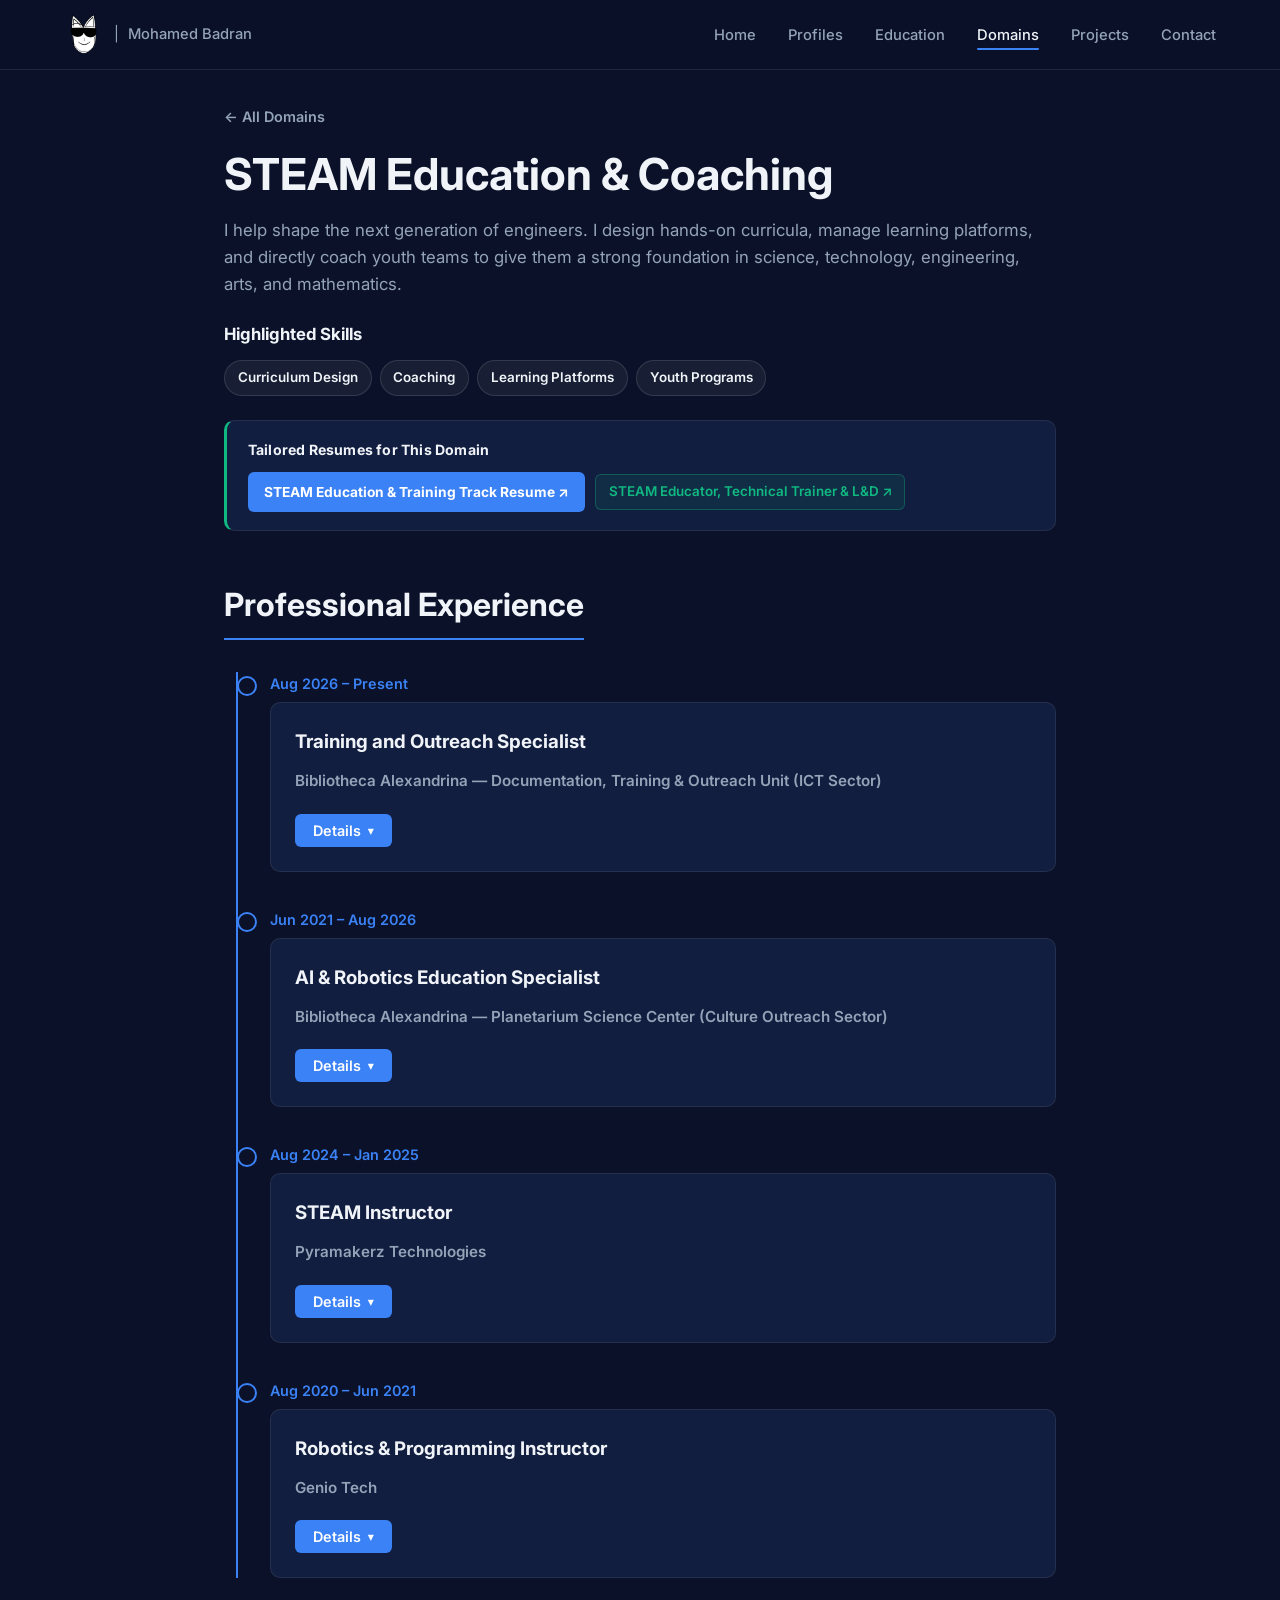
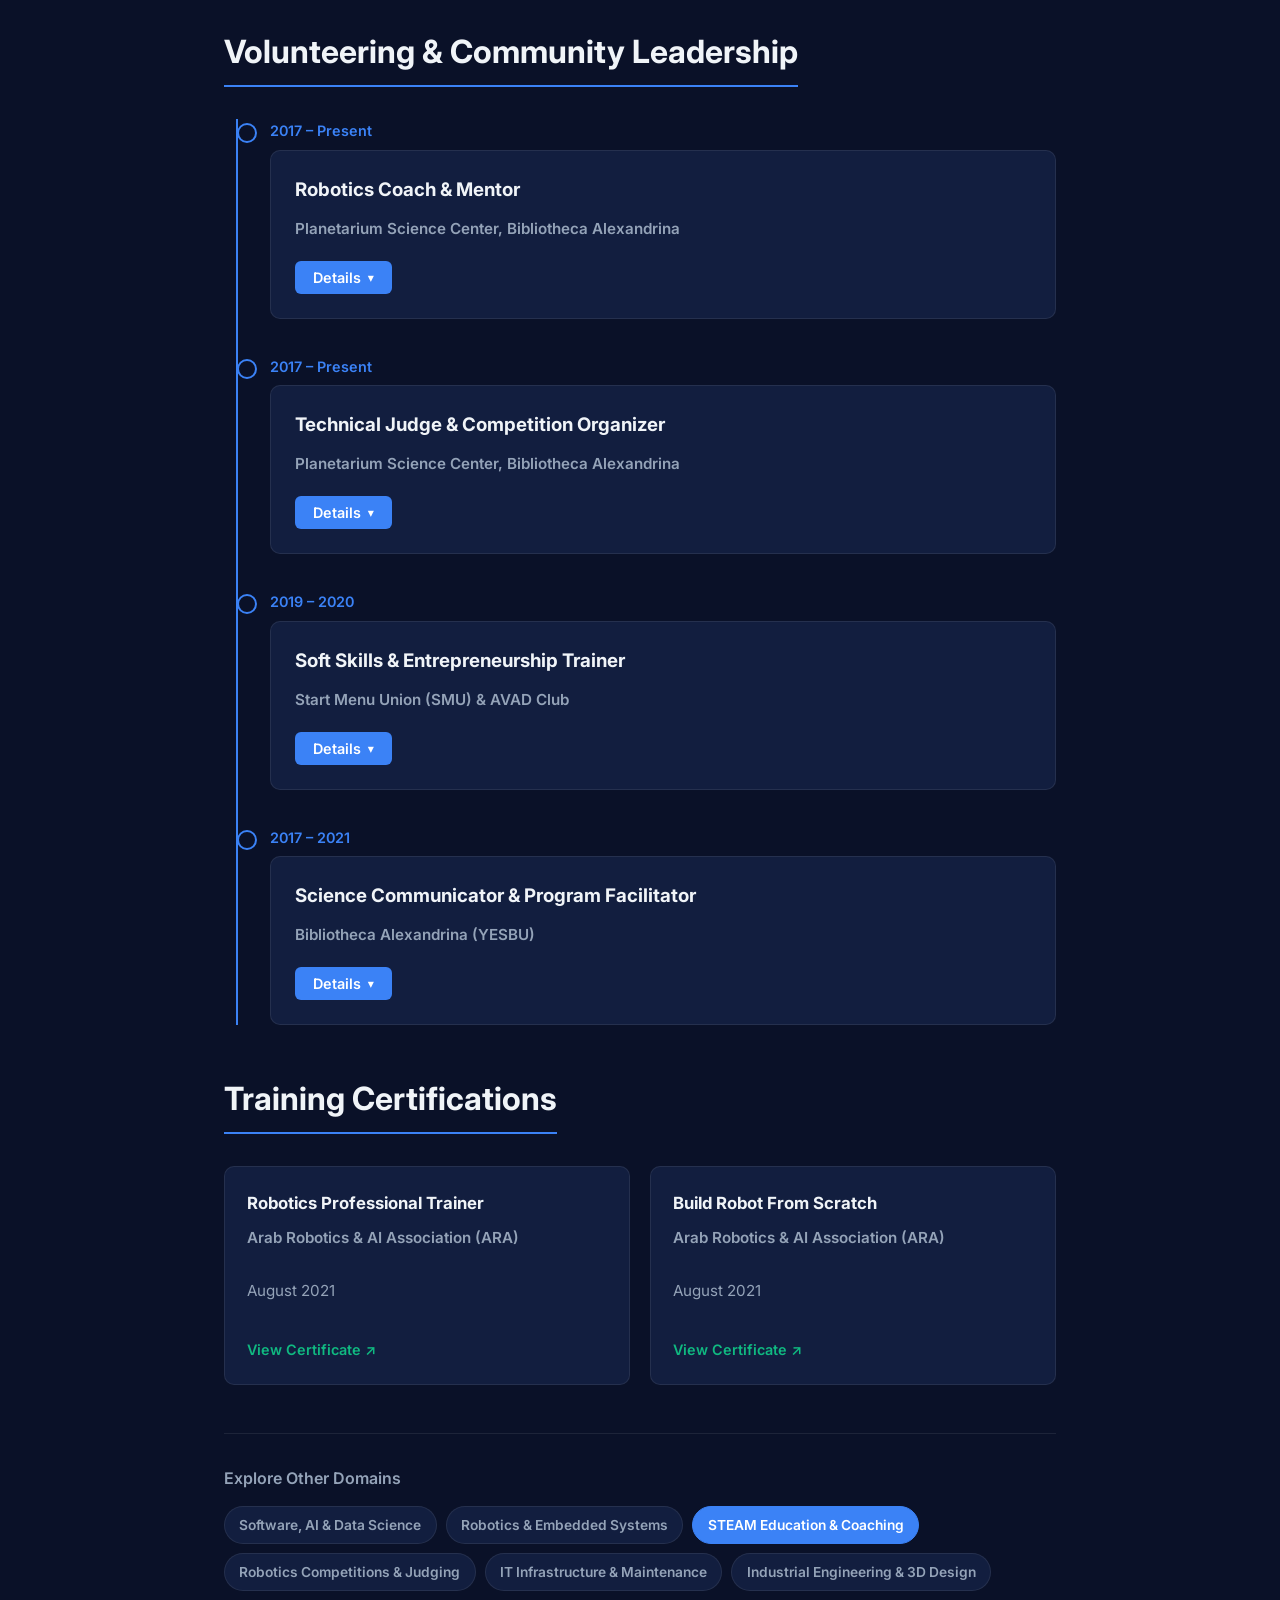
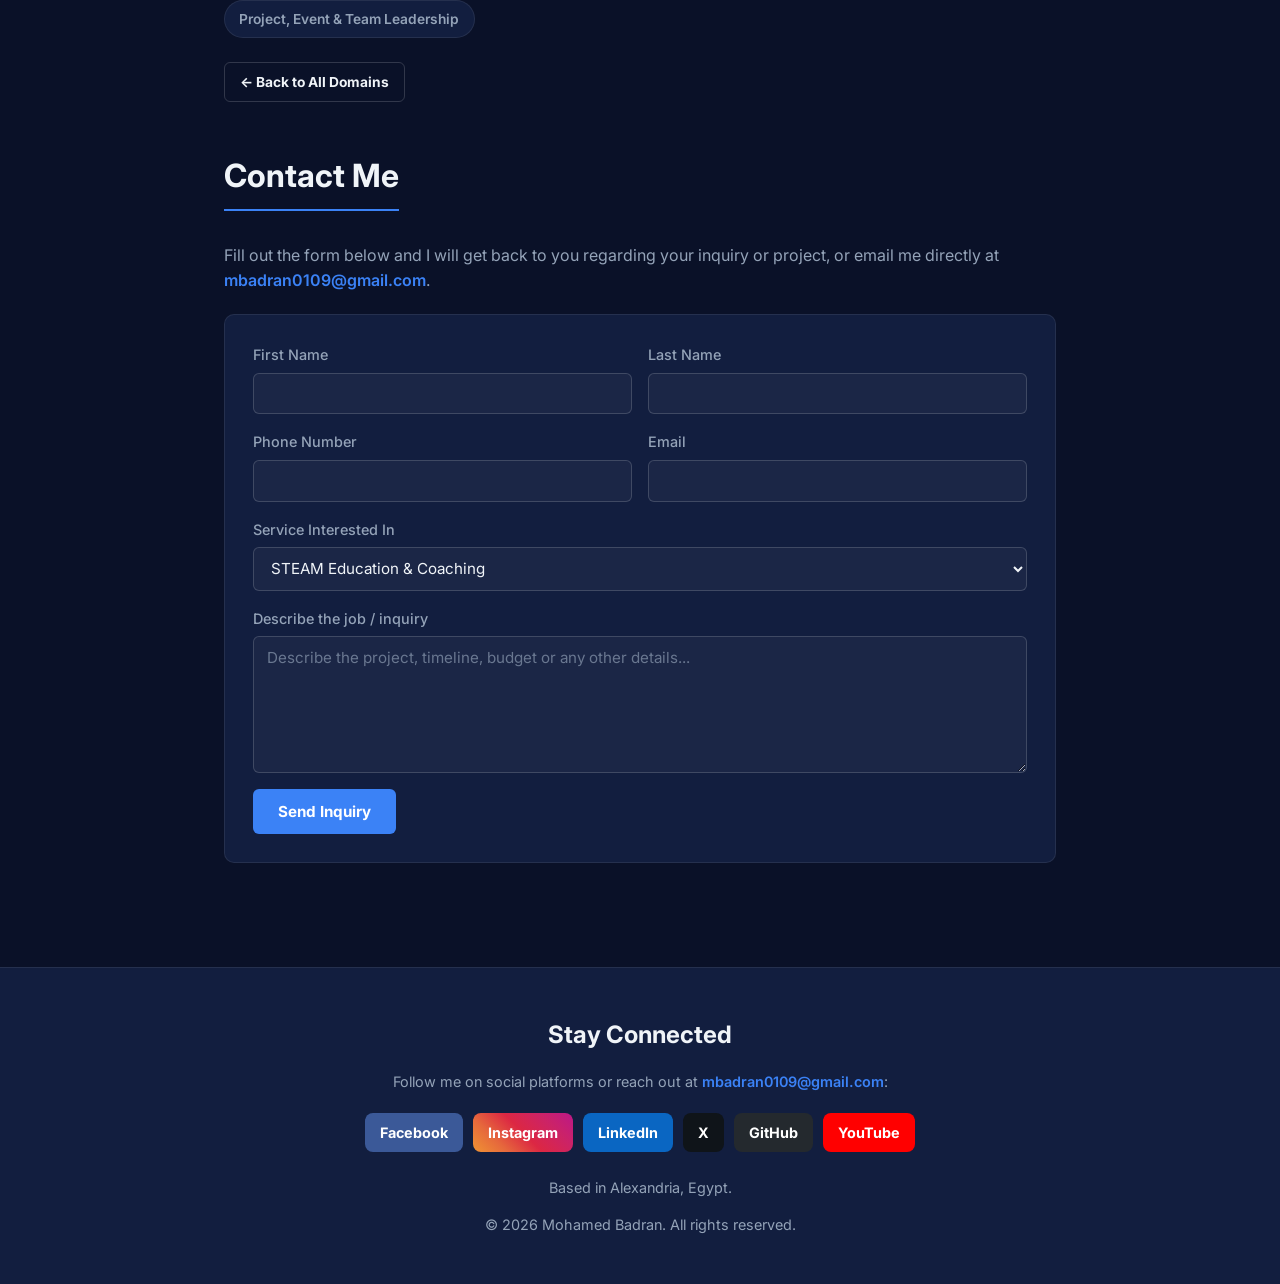
<file: services/steam-education/index.html>
<!DOCTYPE html>
<!--
  services/steam-education/index.html
  Dedicated service page for "STEAM Education & Coaching".
-->
<html lang="en">
<head>
  <meta charset="utf-8">
  <meta name="viewport" content="width=device-width, initial-scale=1">
  <title>STEAM Education &amp; Coaching | Mohamed Badran</title>
  <meta name="description" content="STEAM Education &amp; Coaching: curriculum design, coaching, and learning platforms by Mohamed Badran.">
  <meta property="og:title" content="STEAM Education &amp; Coaching | Mohamed Badran">
  <meta property="og:description" content="Hands-on curricula, coaching, and education platforms to train the next generation of engineers.">
  <meta property="og:image" content="https://mbadran0109.vercel.app/images/MBLogo.png">
  <meta property="og:url" content="https://mbadran0109.vercel.app/services/steam-education/">
  <meta property="og:type" content="website">
  <meta name="twitter:card" content="summary">
  <link rel="preconnect" href="https://fonts.googleapis.com">
  <link rel="preconnect" href="https://fonts.gstatic.com" crossorigin>
  <link href="https://fonts.googleapis.com/css2?family=Inter:wght@300;400;600;800&display=swap" rel="stylesheet">
  <link rel="stylesheet" href="../../styles.index.css">
  <link rel="icon" href="../../images/MBLogo.png" type="image/png">
</head>
<body data-root="../.." data-page="service">
  <header data-component="nav"></header>

  <main class="service-page-shell">
    <a href="../../index.html#services" class="breadcrumb-link">&larr; All Domains</a>
    <h1 class="service-hero-title">STEAM Education &amp; Coaching</h1>
    <p class="service-hero-desc">I help shape the next generation of engineers. I design hands-on curricula, manage learning platforms, and directly coach youth teams to give them a strong foundation in science, technology, engineering, arts, and mathematics.</p>

    <h2 class="skills-heading">Highlighted Skills</h2>
    <div class="tag-container">
      <span class="skill-tag">Curriculum Design</span>
      <span class="skill-tag">Coaching</span>
      <span class="skill-tag">Learning Platforms</span>
      <span class="skill-tag">Youth Programs</span>
    </div>

    <div class="domain-resume-bar">
      <span class="domain-resume-title">Tailored Resumes for This Domain</span>
      <div class="domain-resume-links">
        <a class="btn btn-sm" href="https://drive.google.com/file/d/1o0QJ6MZuSd6PGufsxNroRRAJxEr8SRUO/view?usp=drive_link" target="_blank" rel="noopener noreferrer">STEAM Education &amp; Training Track Resume &#8599;</a>
        <a class="cert-pill" href="https://drive.google.com/file/d/14rnrxd8QVNsuvX0K0LcT5YJnQzrW7ZVc/view?usp=drive_link" target="_blank" rel="noopener noreferrer">STEAM Educator, Technical Trainer &amp; L&amp;D &#8599;</a>
      </div>
    </div>

    <section id="experience">
      <h2 class="section-title">Professional Experience</h2>
      <div class="timeline">
        <div class="timeline-item animate-fade-up">
          <div class="timeline-date">Aug 2026 &ndash; Present</div>
          <div class="card timeline-card">
            <h3 class="timeline-role">Training and Outreach Specialist</h3>
            <p class="timeline-org">Bibliotheca Alexandrina &mdash; Documentation, Training &amp; Outreach Unit (ICT Sector)</p>
            <div class="timeline-controls">
              <button type="button" class="toggle-btn" aria-expanded="false">Details</button>
            </div>
            <div class="timeline-body">
              <p>Bridging software development, technical education, and community engagement across four core operational pillars:</p>
              <p class="timeline-subhead">Software Quality Assurance (QA) &amp; Testing</p>
              <ul class="timeline-list">
                <li>Conduct rigorous software testing on newly released features, web portals, and digital services launched by the Bibliotheca Alexandrina.</li>
                <li>Identify UI/UX issues and system bugs, authoring detailed bug reports for development teams to ensure seamless public deployments.</li>
              </ul>
              <p class="timeline-subhead">Tech Community Outreach &amp; Event Management</p>
              <ul class="timeline-list">
                <li>Organize and manage major technical events, hackathons, and educational competitions hosted or sponsored by the ICT Sector.</li>
                <li>Spearhead outreach initiatives by collaborating with university professors, industry experts, and student communities to secure keynote speakers and drive active participation.</li>
              </ul>
              <p class="timeline-subhead">Technical Training &amp; Capacity Building</p>
              <ul class="timeline-list">
                <li>Design and deliver internal technical training programs and ICDL workshops for library staff.</li>
                <li>Empower employees to master modern office software, productivity applications, and technical tools to improve internal operational efficiency.</li>
              </ul>
              <p class="timeline-subhead">Technical Documentation &amp; Reporting</p>
              <ul class="timeline-list">
                <li>Author comprehensive documentation for technical releases, sector updates, and milestone achievements.</li>
                <li>Maintain an accurate record of the ICT Sector&rsquo;s annual footprint, including event coverage and project lifecycle updates.</li>
              </ul>
            </div>
          </div>
        </div>

        <div class="timeline-item animate-fade-up" data-animate-delay="0.08s">
          <div class="timeline-date">Jun 2021 &ndash; Aug 2026</div>
          <div class="card timeline-card">
            <h3 class="timeline-role">AI &amp; Robotics Education Specialist</h3>
            <p class="timeline-org">Bibliotheca Alexandrina &mdash; Planetarium Science Center (Culture Outreach Sector)</p>
            <div class="timeline-controls">
              <button type="button" class="toggle-btn" aria-expanded="false">Details</button>
            </div>
            <div class="timeline-body">
              <p class="timeline-subhead">Core Impact &amp; Leadership</p>
              <ul class="timeline-list">
                <li><strong>Curriculum Development:</strong> Designed and engineered specialized STEAM and robotics curricula for over 2,000 learners (ages 4&ndash;18), scaling complexity from basic logic to sophisticated mechatronic systems.</li>
                <li><strong>Team Mentorship &amp; Coaching:</strong> Led and mentored competitive robotics teams for the Bibliotheca Alexandrina, providing strategic guidance for FIRST LEGO League (FLL) national and international competitions.</li>
                <li><strong>Technical Judging &amp; Officiating:</strong> Served as a certified Technical Judge and Reviewer for FLL and other national and international competitions, evaluating technical design, core values, and project innovation.</li>
              </ul>
              <p class="timeline-subhead">Technical Systems &amp; Full-Stack Development</p>
              <ul class="timeline-list">
                <li><strong>IoT &amp; Embedded Systems:</strong> Developed and implemented Arduino-based embedded circuit projects integrating hardware and software for real-world robotics applications.</li>
                <li><strong>AI &amp; Data Engineering:</strong> Leveraged Python to build and integrate Artificial Intelligence models, enhancing the intelligence and autonomy of robotic systems.</li>
                <li><strong>Full-Stack Ecosystems:</strong> Built responsive Web platforms (HTML/CSS) and Mobile applications (Flutter) to serve as control interfaces and monitoring dashboards.</li>
                <li><strong>Database Management:</strong> Designed and managed SQL databases to handle large-scale data storage and retrieval for integrated business and educational systems.</li>
                <li><strong>Seamless IoT Integration:</strong> Unified hardware (Arduino), software (Python/AI), and interfaces (Web/Flutter) into an internet-connected ecosystem enabling remote monitoring and real-time data flow.</li>
              </ul>
              <div class="cert-pill-links">
                <a class="cert-pill" href="https://drive.google.com/file/d/1Ftle4M0a7cLKRvm8IuBAMzgafBeQVZpE/view?usp=drive_link" target="_blank" rel="noopener noreferrer">View BA PSC Letters &amp; Certificates &#8599;</a>
              </div>
            </div>
          </div>
        </div>

        <div class="timeline-item animate-fade-up" data-animate-delay="0.14s">
          <div class="timeline-date">Aug 2024 &ndash; Jan 2025</div>
          <div class="card timeline-card">
            <h3 class="timeline-role">STEAM Instructor</h3>
            <p class="timeline-org">Pyramakerz Technologies</p>
            <div class="timeline-controls">
              <button type="button" class="toggle-btn" aria-expanded="false">Details</button>
            </div>
            <div class="timeline-body">
              <ul class="timeline-list">
                <li><strong>Advanced Curriculum Development:</strong> Developed and facilitated advanced STEAM course modules for senior grades (9&ndash;12), focusing on complex robotics architecture and programming logic for schools including ElZahraa, Innovation, and Liberty International Schools.</li>
              </ul>
            </div>
          </div>
        </div>

        <div class="timeline-item animate-fade-up" data-animate-delay="0.16s">
          <div class="timeline-date">Aug 2020 &ndash; Jun 2021</div>
          <div class="card timeline-card">
            <h3 class="timeline-role">Robotics &amp; Programming Instructor</h3>
            <p class="timeline-org">Genio Tech</p>
            <div class="timeline-controls">
              <button type="button" class="toggle-btn" aria-expanded="false">Details</button>
            </div>
            <div class="timeline-body">
              <ul class="timeline-list">
                <li><strong>Program Leadership:</strong> Coached student robotics teams for national engineering competitions, focusing on technical skills and strategic problem-solving.</li>
              </ul>
            </div>
          </div>
        </div>
      </div>
    </section>

    <section id="volunteering">
      <h2 class="section-title">Volunteering &amp; Community Leadership</h2>
      <div class="timeline">
        <div class="timeline-item animate-fade-up">
          <div class="timeline-date">2017 &ndash; Present</div>
          <div class="card timeline-card">
            <h3 class="timeline-role">Robotics Coach &amp; Mentor</h3>
            <p class="timeline-org">Planetarium Science Center, Bibliotheca Alexandrina</p>
            <div class="timeline-controls">
              <button type="button" class="toggle-btn" aria-expanded="false">Details</button>
            </div>
            <div class="timeline-body">
              <ul class="timeline-list">
                <li>Coached and mentored youth robotics teams for national and international competitions, guiding them through robot design, programming, and competition strategy (760+ documented volunteering hours across 2017&ndash;2023).</li>
              </ul>
              <div class="cert-pill-links">
                <a class="cert-pill" href="https://drive.google.com/file/d/1Ftle4M0a7cLKRvm8IuBAMzgafBeQVZpE/view?usp=drive_link" target="_blank" rel="noopener noreferrer">View PSC Volunteering Certificates &#8599;</a>
              </div>
            </div>
          </div>
        </div>

        <div class="timeline-item animate-fade-up" data-animate-delay="0.08s">
          <div class="timeline-date">2017 &ndash; Present</div>
          <div class="card timeline-card">
            <h3 class="timeline-role">Technical Judge &amp; Competition Organizer</h3>
            <p class="timeline-org">Planetarium Science Center, Bibliotheca Alexandrina</p>
            <div class="timeline-controls">
              <button type="button" class="toggle-btn" aria-expanded="false">Details</button>
            </div>
            <div class="timeline-body">
              <ul class="timeline-list">
                <li>Served as a technical judge for major events like FIRST LEGO League (FLL) and organized logistics, team registrations, and judging for various science and robotics competitions.</li>
              </ul>
            </div>
          </div>
        </div>

        <div class="timeline-item animate-fade-up" data-animate-delay="0.14s">
          <div class="timeline-date">2019 &ndash; 2020</div>
          <div class="card timeline-card">
            <h3 class="timeline-role">Soft Skills &amp; Entrepreneurship Trainer</h3>
            <p class="timeline-org">Start Menu Union (SMU) &amp; AVAD Club</p>
            <div class="timeline-controls">
              <button type="button" class="toggle-btn" aria-expanded="false">Details</button>
            </div>
            <div class="timeline-body">
              <ul class="timeline-list">
                <li>Designed and delivered training for youth development programs ("Mind Juniors" &amp; "Mind Utopia") and women's empowerment initiatives ("Eve Rising"), earning <strong>Best Training &amp; Developing Committee Member</strong> (Eve Rising) and a <strong>Special Award</strong> (Mind Juniors).</li>
              </ul>
              <div class="cert-pill-links">
                <a class="cert-pill" href="https://drive.google.com/file/d/1FyWSdSf0kjXnqR3_aoHHYPhqjyYeFIdw/view?usp=drive_link" target="_blank" rel="noopener noreferrer">View Eve Rising Awards &#8599;</a>
                <a class="cert-pill" href="https://drive.google.com/file/d/1FumRnLt6M3JDBARsDHQRac15jqH3Asz_/view?usp=drive_link" target="_blank" rel="noopener noreferrer">View SMU Certificates &#8599;</a>
              </div>
            </div>
          </div>
        </div>

        <div class="timeline-item animate-fade-up" data-animate-delay="0.16s">
          <div class="timeline-date">2017 &ndash; 2021</div>
          <div class="card timeline-card">
            <h3 class="timeline-role">Science Communicator &amp; Program Facilitator</h3>
            <p class="timeline-org">Bibliotheca Alexandrina (YESBU)</p>
            <div class="timeline-controls">
              <button type="button" class="toggle-btn" aria-expanded="false">Details</button>
            </div>
            <div class="timeline-body">
              <ul class="timeline-list">
                <li><strong>Science Communication:</strong> Delivered hands-on scientific workshops to the public, making complex topics accessible and engaging for all ages.</li>
                <li><strong>Youth Workshops:</strong> Facilitated programs like Knowledge Cafe and the "Choose Your Faculty" conference to promote presentation skills and critical thinking among youth and university students.</li>
              </ul>
              <div class="cert-pill-links">
                <a class="cert-pill" href="https://drive.google.com/file/d/1FpAssrcs4DFult6CRldawRYQxRpH3c2Q/view?usp=drive_link" target="_blank" rel="noopener noreferrer">View BA &amp; YESBU Certificates &#8599;</a>
              </div>
            </div>
          </div>
        </div>
      </div>
    </section>

    <section id="certifications">
      <h2 class="section-title">Training Certifications</h2>
      <div class="certs-grid">
        <article class="card cert-card">
          <h3>Robotics Professional Trainer</h3>
          <p class="cert-issuer">Arab Robotics &amp; AI Association (ARA)</p>
          <p class="cert-date">August 2021</p>
          <a class="cert-link" href="https://drive.google.com/file/d/1G1JaM7GEGYMmjLuwi4Mqm6zQ4uUjATFL/view?usp=drive_link" target="_blank" rel="noopener noreferrer">View Certificate &#8599;</a>
        </article>
        <article class="card cert-card">
          <h3>Build Robot From Scratch</h3>
          <p class="cert-issuer">Arab Robotics &amp; AI Association (ARA)</p>
          <p class="cert-date">August 2021</p>
          <a class="cert-link" href="https://drive.google.com/file/d/1G1JaM7GEGYMmjLuwi4Mqm6zQ4uUjATFL/view?usp=drive_link" target="_blank" rel="noopener noreferrer">View Certificate &#8599;</a>
        </article>
      </div>
    </section>

    <nav data-component="service-switcher" data-current="steam-education" aria-label="Browse services"></nav>
    <section id="contact" class="contact-section" data-component="contact" data-service="steam-education"></section>
  </main>

  <footer data-component="footer"></footer>
  <script src="../../scripts.shared.js" defer></script>
</body>
</html>
</file>
<file: styles.index.css>
/*
    styles.index.css - Unified stylesheet for Mohamed Badran portfolio site

    Structure:
      1. Theme variables & base reset
      2. Navigation & mobile drawer
      3. Buttons, tags & layout utilities
      4. Hero section
      5. Cards & services grid
      6. Service page shell & switcher
      7. Timeline layout
      8. Reusable components: Projects, Certifications, Media Gallery & Lightbox
      9. Contact form
     10. Footer & socials
     11. Animations & reduced-motion support
*/

/* ==========================================================================
   1. Theme Variables & Base Reset
   ========================================================================== */
:root {
    --bg-dark: #0a1128;
    --bg-card: #121e3f;
    --bg-elevated: #17264f;
    --text-primary: #f0f4f8;
    --text-secondary: #94a3b8;
    --accent: #3b82f6;
    --accent-hover: #2563eb;
    --accent-alt: #10b981;
    --accent-alt-hover: #059669;
    --danger: #ef4444;
    --border-subtle: rgba(255, 255, 255, 0.08);
    --border-input: rgba(255, 255, 255, 0.16);
}

html {
    scroll-behavior: smooth;
}

section[id] {
    scroll-margin-top: 96px;
}

* {
    margin: 0;
    padding: 0;
    box-sizing: border-box;
    font-family: 'Inter', system-ui, -apple-system, BlinkMacSystemFont, 'Segoe UI', sans-serif;
}

body {
    background-color: var(--bg-dark);
    color: var(--text-primary);
    line-height: 1.6;
    overflow-x: clip;
}

:focus-visible {
    outline: 2px solid var(--accent);
    outline-offset: 2px;
}

.sr-only {
    position: absolute;
    width: 1px;
    height: 1px;
    padding: 0;
    margin: -1px;
    overflow: hidden;
    clip: rect(0, 0, 0, 0);
    white-space: nowrap;
    border: 0;
}

section {
    padding: 5.5rem 5% 3rem;
    max-width: 1200px;
    margin: auto;
}

.section-title {
    font-size: 2rem;
    margin-bottom: 2rem;
    color: var(--text-primary);
    border-bottom: 2px solid var(--accent);
    display: inline-block;
    padding-bottom: 0.5rem;
}

.section-title--spaced {
    margin-top: 3rem;
}

/* ==========================================================================
   2. Navigation & Mobile Drawer
   ========================================================================== */
nav.site-nav {
    position: fixed;
    top: 0;
    left: 0;
    width: 100%;
    background: rgba(10, 17, 40, 0.92);
    backdrop-filter: blur(10px);
    padding: 0.9rem 5%;
    display: flex;
    justify-content: space-between;
    align-items: center;
    z-index: 1000;
    border-bottom: 1px solid rgba(255, 255, 255, 0.1);
}

nav.site-nav .logo {
    display: flex;
    align-items: center;
    gap: 0.6rem;
    font-weight: 800;
    font-size: 1.15rem;
    color: var(--text-primary);
    transition: transform 320ms ease;
}

nav.site-nav .logo:hover {
    transform: translateY(-2px);
}

.logo-img {
    height: 40px;
    width: 40px;
    display: block;
    object-fit: contain;
}

.logo-name {
    color: var(--text-primary);
    font-weight: 700;
    text-decoration: none;
}

.logo-name::before {
    content: '|';
    color: var(--text-secondary);
    margin-right: 0.6rem;
    font-weight: 400;
}

nav.site-nav ul {
    list-style: none;
    display: flex;
    gap: 2rem;
    align-items: center;
}

nav.site-nav a {
    color: var(--text-secondary);
    text-decoration: none;
    font-size: 0.92rem;
    font-weight: 500;
    transition: color 0.25s ease;
    position: relative;
}

nav.site-nav a:hover,
nav.site-nav a.active {
    color: var(--text-primary);
}

nav.site-nav ul a.active::after {
    content: '';
    position: absolute;
    left: 0;
    right: 0;
    bottom: -6px;
    height: 2px;
    background: var(--accent);
    border-radius: 2px;
}

.menu-toggle {
    display: none;
    background: transparent;
    border: 1px solid transparent;
    border-radius: 6px;
    padding: 0.25rem 0.5rem;
    font-size: 1.6rem;
    line-height: 1;
    color: var(--text-primary);
    cursor: pointer;
    user-select: none;
}

.menu-toggle:hover {
    border-color: var(--border-input);
}

@media (max-width: 768px) {
    .menu-toggle {
        display: inline-flex;
        align-items: center;
        justify-content: center;
    }

    nav.site-nav ul {
        display: flex;
        flex-direction: column;
        align-items: flex-start;
        position: absolute;
        top: 100%;
        right: 0;
        background: rgba(10, 17, 40, 0.97);
        backdrop-filter: blur(12px);
        width: 230px;
        padding: 1.5rem;
        border-radius: 0 0 0 10px;
        border-left: 1px solid rgba(255, 255, 255, 0.1);
        border-bottom: 1px solid rgba(255, 255, 255, 0.1);
        gap: 1.25rem;
        transform: translateX(100%);
        visibility: hidden;
        pointer-events: none;
        transition: transform 0.28s ease, visibility 0.28s ease;
    }

    nav.site-nav ul.active {
        transform: translateX(0);
        visibility: visible;
        pointer-events: auto;
    }
}

/* ==========================================================================
   3. Buttons, Tags & Layout Utilities
   ========================================================================== */
.btn {
    display: inline-flex;
    align-items: center;
    justify-content: center;
    gap: 0.45rem;
    background: var(--accent);
    color: #fff;
    padding: 0.75rem 1.5rem;
    border-radius: 6px;
    text-decoration: none;
    font-weight: 700;
    font-size: 0.95rem;
    transition: background 0.25s ease, transform 0.2s ease, border-color 0.25s ease;
    border: 1px solid transparent;
    cursor: pointer;
}

.btn:hover {
    background: var(--accent-hover);
    transform: translateY(-2px);
}

.btn:disabled {
    opacity: 0.65;
    cursor: not-allowed;
    transform: none;
}

.btn-outline {
    background: transparent;
    color: var(--text-primary);
    border: 1px solid var(--border-input);
}

.btn-outline:hover {
    background: rgba(59, 130, 246, 0.12);
    border-color: var(--accent);
}

.btn-sm {
    padding: 0.48rem 0.95rem;
    font-size: 0.86rem;
}

.tag-container {
    display: flex;
    flex-wrap: wrap;
    gap: 0.5rem;
}

.skill-tag {
    background: rgba(255, 255, 255, 0.06);
    color: var(--text-primary);
    padding: 0.38rem 0.8rem;
    border-radius: 999px;
    font-weight: 600;
    font-size: 0.84rem;
    border: 1px solid rgba(255, 255, 255, 0.12);
}

.resume-buttons {
    display: flex;
    gap: 1rem;
    flex-wrap: wrap;
    justify-content: center;
}

.resume-buttons .btn {
    flex: 1 1 0;
    min-width: 250px;
    text-align: center;
}

/* ==========================================================================
   3b. Career Profiles, Role Switcher & Cross-Domain Value Props
   ========================================================================== */
.hero-actions {
    display: flex;
    flex-wrap: wrap;
    gap: 0.85rem;
    align-items: center;
}

.track-tabs {
    display: flex;
    flex-wrap: wrap;
    gap: 0.6rem;
    margin-bottom: 1.75rem;
}

.track-tab {
    background: var(--bg-card);
    color: var(--text-secondary);
    border: 1px solid var(--border-input);
    padding: 0.55rem 1.1rem;
    border-radius: 999px;
    font-weight: 600;
    font-size: 0.9rem;
    cursor: pointer;
    transition: background 0.2s ease, color 0.2s ease, border-color 0.2s ease, transform 0.2s ease;
}

.track-tab:hover {
    color: var(--text-primary);
    border-color: var(--accent);
    transform: translateY(-1px);
}

.track-tab.active {
    background: var(--accent);
    color: #fff;
    border-color: var(--accent);
}

.profiles-grid {
    display: flex;
    flex-wrap: wrap;
    justify-content: center;
    align-items: stretch;
    gap: 1.4rem;
}

.profiles-grid > .profile-card {
    flex: 0 0 100%;
}

@media (min-width: 760px) {
    .profiles-grid > .profile-card {
        flex: 0 0 calc((100% - 1.4rem) / 2);
    }
}

.profile-role-resumes {
    padding-top: 0.55rem;
    border-top: 1px solid var(--border-subtle);
}

.profile-role-resumes .cert-pill-links {
    margin-top: 0;
}

.profile-role-label {
    display: block;
    font-size: 0.78rem;
    font-weight: 600;
    color: var(--text-secondary);
    margin-bottom: 0.45rem;
    letter-spacing: 0.2px;
}

.domain-resume-bar {
    margin-top: 1.5rem;
    padding: 1.15rem 1.3rem;
    background: var(--bg-card);
    border: 1px solid var(--border-subtle);
    border-left: 3px solid var(--accent-alt);
    border-radius: 10px;
    display: flex;
    flex-direction: column;
    gap: 0.65rem;
}

.domain-resume-title {
    font-size: 0.88rem;
    font-weight: 700;
    color: var(--text-primary);
    letter-spacing: 0.2px;
}

.domain-resume-links {
    display: flex;
    flex-wrap: wrap;
    gap: 0.6rem;
    align-items: center;
}

.profile-card {
    display: flex;
    flex-direction: column;
    gap: 0.85rem;
    position: relative;
}

.profile-card.is-highlighted {
    border-color: var(--accent);
    box-shadow: 0 0 0 1px rgba(59, 130, 246, 0.35), 0 12px 30px rgba(2, 6, 23, 0.45);
}

.profile-card.is-dimmed {
    opacity: 0.48;
}

.profile-card.is-dimmed:hover {
    opacity: 0.92;
}

.profile-badge {
    align-self: flex-start;
    font-size: 0.78rem;
    font-weight: 700;
    letter-spacing: 0.4px;
    text-transform: uppercase;
    color: var(--accent-alt);
    background: rgba(16, 185, 129, 0.12);
    border: 1px solid rgba(16, 185, 129, 0.3);
    padding: 0.25rem 0.7rem;
    border-radius: 999px;
}

.profile-card h3 {
    margin-bottom: 0;
    font-size: 1.22rem;
}

.profile-card .profile-summary {
    margin-bottom: 0;
    color: var(--text-secondary);
    font-size: 0.94rem;
}

.profile-highlights {
    padding-left: 1.15rem;
    color: var(--text-secondary);
    font-size: 0.9rem;
    display: flex;
    flex-direction: column;
    gap: 0.4rem;
}

.profile-actions {
    margin-top: auto;
    padding-top: 0.65rem;
    display: flex;
    flex-wrap: wrap;
    gap: 0.6rem;
}

.strengths-strip {
    margin-top: 2.5rem;
    padding-top: 2rem;
    border-top: 1px solid var(--border-subtle);
}

.strengths-heading {
    font-size: 1.15rem;
    color: var(--text-primary);
    margin-bottom: 1rem;
}

.strengths-grid {
    display: flex;
    flex-wrap: wrap;
    justify-content: center;
    align-items: stretch;
    gap: 1rem;
}

.strengths-grid > .strength-item {
    flex: 0 0 100%;
}

@media (min-width: 640px) {
    .strengths-grid > .strength-item {
        flex: 0 0 calc((100% - 1rem) / 2);
    }
}

@media (min-width: 960px) {
    .strengths-grid > .strength-item {
        flex: 0 0 calc((100% - 2rem) / 3);
    }
}

.strength-item {
    background: rgba(18, 30, 63, 0.55);
    border: 1px solid var(--border-subtle);
    border-radius: 10px;
    padding: 1.15rem 1.25rem;
}

.strength-item h4 {
    color: var(--accent);
    font-size: 0.98rem;
    margin-bottom: 0.4rem;
}

.strength-item p {
    color: var(--text-secondary);
    font-size: 0.9rem;
    margin: 0;
}

.domain-filter-bar {
    display: flex;
    flex-wrap: wrap;
    justify-content: space-between;
    align-items: center;
    gap: 0.75rem;
    margin-bottom: 1.5rem;
    padding: 0.75rem 1rem;
    background: rgba(18, 30, 63, 0.65);
    border: 1px solid var(--border-subtle);
    border-radius: 8px;
    font-size: 0.92rem;
    color: var(--text-secondary);
}

.domain-filter-bar[hidden] {
    display: none;
}

.service-card.is-hidden {
    display: none;
}

.domain-track-label {
    display: inline-block;
    font-size: 0.76rem;
    font-weight: 600;
    color: var(--accent);
    margin-bottom: 0.35rem;
    letter-spacing: 0.3px;
}

.section-intro {
    text-align: center;
    margin-top: 0.25rem;
    margin-bottom: 1.75rem;
    color: var(--text-secondary);
    font-size: 1.02rem;
}

.contact-copy {
    color: var(--text-secondary);
    margin-bottom: 1.25rem;
}

.direct-email-link {
    color: var(--accent);
    text-decoration: none;
    font-weight: 600;
}

.direct-email-link:hover {
    text-decoration: underline;
}

.empty-state {
    background: rgba(18, 30, 63, 0.55);
    border: 1px dashed var(--border-input);
    border-radius: 10px;
    padding: 1.5rem;
    color: var(--text-secondary);
    font-size: 0.95rem;
}

/* ==========================================================================
   4. Hero Section
   ========================================================================== */
#home {
    min-height: 100vh;
    display: flex;
    flex-direction: column;
    justify-content: center;
}

.hero-content {
    display: flex;
    flex-direction: column;
    gap: 1rem;
    flex: 1 1 90%;
}

.hero-subtitle {
    color: var(--accent);
    font-weight: 600;
    letter-spacing: 0.8px;
    margin-bottom: 0.5rem;
}

.hero-title {
    font-size: 3rem;
    font-weight: 800;
    line-height: 1.2;
    margin-bottom: 1rem;
}

.hero-title-inner {
    display: inline-block;
}

.hero-desc {
    color: var(--text-secondary);
    font-size: 1.08rem;
    max-width: 620px;
    margin-bottom: 1.5rem;
}

.hero-media {
    margin-top: 1.5rem;
    display: flex;
    justify-content: center;
    flex: 0 0 300px;
    align-items: center;
}

.hero-image {
    width: 320px;
    max-width: 40vw;
    height: auto;
    aspect-ratio: 1 / 1;
    object-fit: cover;
    border-radius: 50%;
    border: 4px solid var(--accent);
    box-shadow: 0 8px 24px rgba(2, 6, 23, 0.6);
    display: block;
}

.stats-container {
    display: flex;
    flex-wrap: wrap;
    gap: 1.5rem 2.5rem;
    margin-top: 2.5rem;
    border-top: 1px solid rgba(255, 255, 255, 0.1);
    padding-top: 1.75rem;
}

.stat-item h3 {
    font-size: 1.4rem;
    color: var(--accent);
}

.stat-item p {
    font-size: 0.9rem;
    color: var(--text-secondary);
}

@media (min-width: 900px) {
    #home {
        flex-direction: row;
        align-items: center;
    }

    #home .hero-subtitle,
    #home .hero-title,
    #home .hero-desc,
    #home .btn {
        max-width: 90%;
    }

    .hero-media {
        margin-left: 2rem;
    }
}

@media (max-width: 899px) {
    .hero-media {
        margin-top: 1.5rem;
    }

    .hero-image {
        width: 80%;
        max-width: 280px;
    }
}

@media (max-width: 768px) {
    .hero-title {
        font-size: 2.35rem;
    }
}

/* ==========================================================================
   5. Cards & Services Grid
   ========================================================================== */
.grid-container {
    display: flex;
    flex-wrap: wrap;
    justify-content: center;
    align-items: stretch;
    gap: 1.5rem;
}

.grid-container > * {
    flex: 0 0 100%;
}

@media (min-width: 720px) {
    .grid-container > * {
        flex: 0 0 calc((100% - 1.5rem) / 2);
    }
}

.services-grid {
    display: flex;
    flex-wrap: wrap;
    justify-content: center;
    align-items: flex-start;
    gap: 1.25rem;
}

.services-grid > .service-card {
    flex: 0 0 100%;
}

@media (min-width: 900px) {
    .services-grid > .service-card {
        flex: 0 0 calc((100% - 1.25rem) / 2);
    }
}

.card {
    background: var(--bg-card);
    padding: 1.75rem;
    border-radius: 10px;
    border: 1px solid var(--border-subtle);
    opacity: 0;
    transform: translateY(10px) scale(0.995);
    transition: opacity 480ms ease, transform 480ms cubic-bezier(.2, .9, .2, 1), border-color 240ms ease;
}

.card.revealed {
    opacity: 1;
    transform: translateY(0) scale(1);
}

.card.revealed:hover {
    transform: translateY(-4px);
    border-color: rgba(59, 130, 246, 0.28);
}

.card h3 {
    margin-bottom: 0.75rem;
    color: var(--text-primary);
}

.card p {
    color: var(--text-secondary);
    margin-bottom: 1.25rem;
    font-size: 0.95rem;
}

.service-card h3 {
    margin-bottom: 0.5rem;
}

.service-controls {
    display: flex;
    gap: 0.6rem;
    align-items: center;
    margin-top: 0.5rem;
    justify-content: flex-start;
    width: 100%;
}

.toggle-btn {
    display: inline-flex;
    align-items: center;
    gap: 0.45rem;
    background: var(--accent);
    color: #fff;
    border: none;
    padding: 0.5rem 1.1rem;
    border-radius: 6px;
    cursor: pointer;
    font-weight: 600;
    font-size: 0.9rem;
    transition: background 0.25s ease, transform 0.2s ease;
}

.toggle-btn::after {
    content: '▾';
    display: inline-block;
    font-size: 0.85em;
    transition: transform 0.25s ease;
}

.toggle-btn[aria-expanded="true"]::after {
    transform: rotate(180deg);
}

.toggle-btn:hover {
    background: var(--accent-hover);
    transform: translateY(-1px);
}

.service-body,
.timeline-body {
    max-height: 0;
    overflow: hidden;
    transition: max-height 340ms ease;
}

.service-body > :first-child,
.timeline-body > :first-child {
    margin-top: 1rem;
}

.service-card.open .service-body,
.timeline-card.open .timeline-body {
    max-height: 1600px;
}

.more-btn {
    display: none;
    margin-top: 1.2rem;
    background: var(--accent);
    color: #fff;
    border: none;
    padding: 0.7rem 1.35rem;
    border-radius: 6px;
    cursor: pointer;
    text-decoration: none;
    font-weight: 700;
    font-size: 0.95rem;
    transition: background 0.25s ease, transform 0.2s ease;
}

.more-btn:hover {
    background: var(--accent-hover);
    transform: translateY(-2px);
}

.service-card.open .more-btn {
    display: inline-flex;
    align-items: center;
    gap: 0.4rem;
}

/* ==========================================================================
   6. Service Page Shell & Service Switcher
   ========================================================================== */
.service-page-shell {
    padding: 6.5rem 5% 2.5rem;
    max-width: 960px;
    margin: auto;
}

.service-page-shell > section {
    padding: 3rem 0 0;
    max-width: none;
    margin: 0;
}

.service-page-shell .service-hero-title {
    font-size: clamp(2rem, 4vw, 2.75rem);
    line-height: 1.2;
    margin-bottom: 1rem;
    color: var(--text-primary);
}

.service-page-shell .service-hero-desc {
    color: var(--text-secondary);
    font-size: 1.05rem;
    margin-bottom: 1.5rem;
}

.service-page-shell .skills-heading {
    font-size: 1.05rem;
    margin-bottom: 0.75rem;
    color: var(--text-primary);
}

.breadcrumb-link {
    display: inline-flex;
    align-items: center;
    gap: 0.4rem;
    color: var(--text-secondary);
    text-decoration: none;
    font-size: 0.9rem;
    font-weight: 600;
    margin-bottom: 1.25rem;
    transition: color 0.2s ease;
}

.breadcrumb-link:hover {
    color: var(--accent);
}

.service-switcher {
    margin-top: 3rem;
    padding-top: 2rem;
    border-top: 1px solid var(--border-subtle);
}

.service-switcher-title {
    font-size: 1rem;
    color: var(--text-secondary);
    margin-bottom: 0.9rem;
    font-weight: 600;
}

.service-switcher-list {
    display: flex;
    flex-wrap: wrap;
    gap: 0.55rem;
}

.service-pill {
    display: inline-block;
    padding: 0.45rem 0.9rem;
    border-radius: 999px;
    font-size: 0.86rem;
    font-weight: 600;
    text-decoration: none;
    color: var(--text-secondary);
    background: var(--bg-card);
    border: 1px solid var(--border-subtle);
    transition: color 0.2s ease, border-color 0.2s ease, background 0.2s ease;
}

.service-pill:hover {
    color: var(--text-primary);
    border-color: var(--accent);
}

.service-pill.active {
    background: var(--accent);
    color: #fff;
    border-color: var(--accent);
}

/* ==========================================================================
   7. Timeline Layout
   ========================================================================== */
.timeline {
    border-left: 2px solid var(--accent);
    padding-left: 2rem;
    margin-left: 0.75rem;
}

.timeline-item {
    position: relative;
    margin-bottom: 2.25rem;
}

.timeline-item:last-child {
    margin-bottom: 0;
}

.timeline-item::before {
    content: '';
    position: absolute;
    left: -33px;
    top: 4px;
    width: 16px;
    height: 16px;
    background: var(--bg-dark);
    border: 2px solid var(--accent);
    border-radius: 50%;
}

.timeline-date {
    color: var(--accent);
    font-weight: 600;
    font-size: 0.9rem;
    margin-bottom: 0.45rem;
}

.timeline-card {
    padding: 1.5rem;
}

.timeline-role {
    margin-bottom: 0.2rem;
    color: var(--text-primary);
}

.timeline-org {
    color: var(--accent);
    font-weight: 600;
    margin-bottom: 0;
    font-size: 0.95rem;
}

.timeline-controls {
    display: flex;
    gap: 0.6rem;
    align-items: center;
    margin-top: 0.85rem;
}

.timeline-list {
    padding-left: 1.25rem;
    color: var(--text-secondary);
    font-size: 0.95rem;
}

.timeline-list li {
    margin-bottom: 0.5rem;
}

.timeline-list li:last-child {
    margin-bottom: 0;
}

.timeline-list + p {
    margin-top: 0.65rem;
}

.timeline-body .timeline-subhead {
    color: var(--text-primary);
    font-weight: 700;
    margin-top: 0.85rem;
    margin-bottom: 0.35rem;
}

.timeline-body .timeline-subhead:first-child {
    margin-top: 1rem;
}

.cert-pill-links {
    display: flex;
    flex-wrap: wrap;
    gap: 0.55rem;
    margin-top: 0.85rem;
}

.cert-pill {
    display: inline-flex;
    align-items: center;
    gap: 0.35rem;
    padding: 0.38rem 0.8rem;
    border-radius: 6px;
    font-size: 0.84rem;
    font-weight: 600;
    text-decoration: none;
    color: var(--accent-alt);
    background: rgba(16, 185, 129, 0.1);
    border: 1px solid rgba(16, 185, 129, 0.32);
    transition: background 0.2s ease, border-color 0.2s ease, transform 0.2s ease;
}

.cert-pill:hover {
    background: rgba(16, 185, 129, 0.2);
    border-color: var(--accent-alt);
    transform: translateY(-1px);
}

/* Recommendations & Endorsements */
.recs-grid {
    display: flex;
    flex-wrap: wrap;
    justify-content: center;
    align-items: stretch;
    gap: 1.35rem;
}

.recs-grid > .rec-card {
    flex: 0 0 100%;
}

@media (min-width: 720px) {
    .recs-grid > .rec-card {
        flex: 0 0 calc((100% - 1.35rem) / 2);
    }

    .recs-grid > .rec-card:only-child {
        flex: 0 1 min(680px, 100%);
    }
}

.rec-card {
    display: flex;
    flex-direction: column;
    gap: 0.9rem;
    border-left: 3px solid var(--accent);
}

.rec-quote {
    color: var(--text-secondary);
    font-size: 0.94rem;
    font-style: italic;
    line-height: 1.65;
    margin: 0;
}

.rec-footer {
    margin-top: auto;
    padding-top: 0.75rem;
    border-top: 1px solid var(--border-subtle);
    display: flex;
    flex-direction: column;
    gap: 0.25rem;
}

.rec-author {
    color: var(--text-primary);
    font-weight: 700;
    font-size: 0.96rem;
}

.rec-role {
    color: var(--accent);
    font-size: 0.85rem;
    font-weight: 600;
}

.project-card.is-hidden {
    display: none;
}

.timeline-body p {
    margin-bottom: 0.5rem;
    color: var(--text-secondary);
    font-size: 0.95rem;
}

.timeline-body p:last-child {
    margin-bottom: 0;
}

/* ==========================================================================
   8. Reusable Components: Projects, Certifications, Media Gallery & Lightbox
   ========================================================================== */

/* Projects Showcase */
.projects-grid {
    display: flex;
    flex-wrap: wrap;
    justify-content: center;
    align-items: stretch;
    gap: 1.5rem;
}

.projects-grid > .project-card {
    flex: 0 0 100%;
}

@media (min-width: 720px) {
    .projects-grid > .project-card {
        flex: 0 0 calc((100% - 1.5rem) / 2);
    }
}

.project-card {
    padding: 0;
    overflow: hidden;
    display: flex;
    flex-direction: column;
}

.project-media {
    position: relative;
    aspect-ratio: 16 / 9;
    background: var(--bg-elevated);
    overflow: hidden;
    border-bottom: 1px solid var(--border-subtle);
}

.project-media img {
    width: 100%;
    height: 100%;
    object-fit: cover;
    display: block;
    transition: transform 360ms ease;
}

.project-card:hover .project-media img {
    transform: scale(1.04);
}

.project-badge {
    position: absolute;
    top: 0.75rem;
    left: 0.75rem;
    background: rgba(10, 17, 40, 0.85);
    backdrop-filter: blur(6px);
    color: var(--accent-alt);
    border: 1px solid rgba(16, 185, 129, 0.35);
    padding: 0.25rem 0.65rem;
    border-radius: 999px;
    font-size: 0.78rem;
    font-weight: 700;
}

.project-content {
    padding: 1.5rem;
    display: flex;
    flex-direction: column;
    flex: 1;
    gap: 0.85rem;
}

.project-content h3 {
    margin-bottom: 0;
}

.project-meta {
    color: var(--accent);
    font-size: 0.86rem;
    font-weight: 600;
}

.project-content p {
    margin-bottom: 0;
}

.project-links {
    margin-top: auto;
    padding-top: 0.5rem;
    display: flex;
    flex-wrap: wrap;
    gap: 0.6rem;
}

/* Certifications & Courses */
.certs-grid {
    display: flex;
    flex-wrap: wrap;
    justify-content: center;
    align-items: stretch;
    gap: 1.25rem;
}

.certs-grid > .cert-card {
    flex: 0 0 100%;
}

@media (min-width: 640px) {
    .certs-grid > .cert-card {
        flex: 0 0 calc((100% - 1.25rem) / 2);
    }
}

.cert-card {
    padding: 1.4rem;
    display: flex;
    flex-direction: column;
    gap: 0.55rem;
}

.cert-card h3 {
    margin-bottom: 0;
    font-size: 1.05rem;
}

.cert-issuer {
    color: var(--accent);
    font-weight: 600;
    font-size: 0.9rem;
    margin-bottom: 0;
}

.cert-date {
    color: var(--text-secondary);
    font-size: 0.84rem;
    margin-bottom: 0;
}

.cert-link {
    margin-top: auto;
    padding-top: 0.4rem;
    color: var(--accent-alt);
    text-decoration: none;
    font-weight: 600;
    font-size: 0.9rem;
}

.cert-link:hover {
    text-decoration: underline;
}

/* Media Gallery */
.gallery-grid {
    display: flex;
    flex-wrap: wrap;
    justify-content: center;
    align-items: stretch;
    gap: 1rem;
}

.gallery-grid > .gallery-item {
    flex: 0 0 100%;
}

@media (min-width: 560px) {
    .gallery-grid > .gallery-item {
        flex: 0 0 calc((100% - 1rem) / 2);
    }
}

@media (min-width: 900px) {
    .gallery-grid > .gallery-item {
        flex: 0 0 calc((100% - 2rem) / 3);
    }
}

.gallery-item {
    background: var(--bg-card);
    border: 1px solid var(--border-subtle);
    border-radius: 10px;
    overflow: hidden;
    margin: 0;
    cursor: pointer;
    transition: transform 240ms ease, border-color 240ms ease;
}

.gallery-item:hover {
    transform: translateY(-3px);
    border-color: rgba(59, 130, 246, 0.35);
}

.gallery-item img {
    width: 100%;
    aspect-ratio: 4 / 3;
    object-fit: cover;
    display: block;
}

.gallery-caption {
    padding: 0.7rem 0.9rem;
    color: var(--text-secondary);
    font-size: 0.86rem;
}

/* Lightbox Modal */
.lightbox {
    position: fixed;
    inset: 0;
    z-index: 2000;
    background: rgba(5, 10, 24, 0.92);
    backdrop-filter: blur(8px);
    display: flex;
    align-items: center;
    justify-content: center;
    padding: 1.5rem;
    opacity: 0;
    visibility: hidden;
    pointer-events: none;
    transition: opacity 220ms ease, visibility 220ms ease;
}

.lightbox.open {
    opacity: 1;
    visibility: visible;
    pointer-events: auto;
}

.lightbox-dialog {
    position: relative;
    max-width: min(960px, 92vw);
    max-height: 90vh;
    display: flex;
    flex-direction: column;
    align-items: center;
    gap: 0.9rem;
}

.lightbox-img {
    max-width: 100%;
    max-height: 76vh;
    border-radius: 8px;
    border: 1px solid var(--border-input);
    box-shadow: 0 20px 50px rgba(0, 0, 0, 0.6);
    object-fit: contain;
}

.lightbox-caption {
    color: var(--text-primary);
    font-size: 0.95rem;
    text-align: center;
}

.lightbox-close,
.lightbox-nav {
    background: rgba(18, 30, 63, 0.9);
    color: var(--text-primary);
    border: 1px solid var(--border-input);
    border-radius: 999px;
    width: 42px;
    height: 42px;
    font-size: 1.25rem;
    cursor: pointer;
    display: inline-flex;
    align-items: center;
    justify-content: center;
    transition: background 0.2s ease, border-color 0.2s ease;
}

.lightbox-close:hover,
.lightbox-nav:hover {
    background: var(--accent);
    border-color: var(--accent);
}

.lightbox-close {
    position: fixed;
    top: 1.25rem;
    right: 1.25rem;
}

.lightbox-nav {
    position: fixed;
    top: 50%;
    transform: translateY(-50%);
}

.lightbox-prev {
    left: 1rem;
}

.lightbox-next {
    right: 1rem;
}

/* ==========================================================================
   9. Contact Form
   ========================================================================== */
.contact-section {
    padding-top: 4rem;
    padding-bottom: 2rem;
}

.contact-form {
    background: var(--bg-card);
    padding: 1.75rem;
    border-radius: 10px;
    border: 1px solid var(--border-subtle);
}

.form-row {
    display: flex;
    gap: 1rem;
    margin-bottom: 1rem;
}

.form-field {
    flex: 1;
    display: flex;
    flex-direction: column;
}

.form-field.full {
    flex: 1 1 100%;
}

.form-field label {
    color: var(--text-secondary);
    font-size: 0.9rem;
    font-weight: 500;
    margin-bottom: 0.4rem;
}

.form-field input,
.form-field select,
.form-field textarea {
    background: rgba(255, 255, 255, 0.04);
    border: 1px solid var(--border-input);
    color: var(--text-primary);
    padding: 0.65rem 0.8rem;
    border-radius: 6px;
    font-size: 0.95rem;
    transition: border-color 0.2s ease, box-shadow 0.2s ease;
}

.form-field select option {
    background-color: var(--bg-card);
    color: var(--text-primary);
}

.form-field input::placeholder,
.form-field textarea::placeholder {
    color: rgba(148, 163, 184, 0.65);
}

.form-field input:focus,
.form-field select:focus,
.form-field textarea:focus {
    outline: none;
    border-color: var(--accent);
    box-shadow: 0 0 0 3px rgba(59, 130, 246, 0.18);
}

.form-hp {
    position: absolute;
    left: -9999px;
    opacity: 0;
    pointer-events: none;
}

.form-actions {
    margin-top: 1rem;
    display: flex;
    flex-wrap: wrap;
    gap: 0.85rem;
    align-items: center;
}

.form-status {
    font-size: 0.92rem;
    font-weight: 500;
    color: var(--accent);
    display: none;
}

.form-status.is-visible {
    display: inline-block;
}

.form-status.is-success {
    color: var(--accent-alt);
}

.form-status.is-error {
    color: var(--danger);
}

.form-status a {
    color: inherit;
    text-decoration: underline;
}

@media (max-width: 700px) {
    .form-row {
        flex-direction: column;
    }
}

/* ==========================================================================
   10. Footer & Socials
   ========================================================================== */
footer.site-footer {
    background: var(--bg-card);
    padding: 3rem 5%;
    text-align: center;
    margin-top: 4rem;
    border-top: 1px solid var(--border-subtle);
}

footer.site-footer p {
    color: var(--text-secondary);
    margin-top: 0.85rem;
    font-size: 0.9rem;
}

.footer-title {
    color: var(--text-primary);
    margin-bottom: 1rem;
}

.footer-copy {
    margin-top: 0.85rem;
}

.socials {
    display: flex;
    gap: 0.6rem;
    flex-wrap: wrap;
    justify-content: center;
    margin: 1.25rem 0 1.5rem;
}

.social-btn {
    padding: 0.5rem 0.95rem;
    border-radius: 8px;
    text-decoration: none;
    color: #fff;
    font-weight: 700;
    font-size: 0.9rem;
    transition: transform 0.2s ease, filter 0.2s ease;
}

.social-btn:hover {
    transform: translateY(-2px);
    filter: brightness(1.1);
}

.social-btn.x { background: #0f1419; }
.social-btn.fb { background: #3b5998; }
.social-btn.ig { background: linear-gradient(45deg, #f09433, #e6683c, #dc2743, #cc2366, #bc1888); }
.social-btn.li { background: #0a66c2; }
.social-btn.gh { background: #24292e; }
.social-btn.yt { background: #ff0000; }

/* ==========================================================================
   11. Animations & Reduced-Motion Support
   ========================================================================== */
.animate-fade-up {
    opacity: 0;
    transform: translateY(12px);
    transition: opacity 480ms cubic-bezier(.2, .9, .2, 1), transform 480ms cubic-bezier(.2, .9, .2, 1);
}

.animate-fade-up.show {
    opacity: 1;
    transform: translateY(0);
}

@keyframes floatY {
    0% { transform: translateY(0); }
    50% { transform: translateY(-5px); }
    100% { transform: translateY(0); }
}

.float {
    animation: floatY 6s ease-in-out infinite;
    will-change: transform;
}

@media (prefers-reduced-motion: reduce) {
    html {
        scroll-behavior: auto;
    }

    *, *::before, *::after {
        animation-duration: 0.01ms !important;
        animation-iteration-count: 1 !important;
        transition-duration: 0.01ms !important;
    }

    .animate-fade-up,
    .card {
        opacity: 1 !important;
        transform: none !important;
    }
}
</file>
